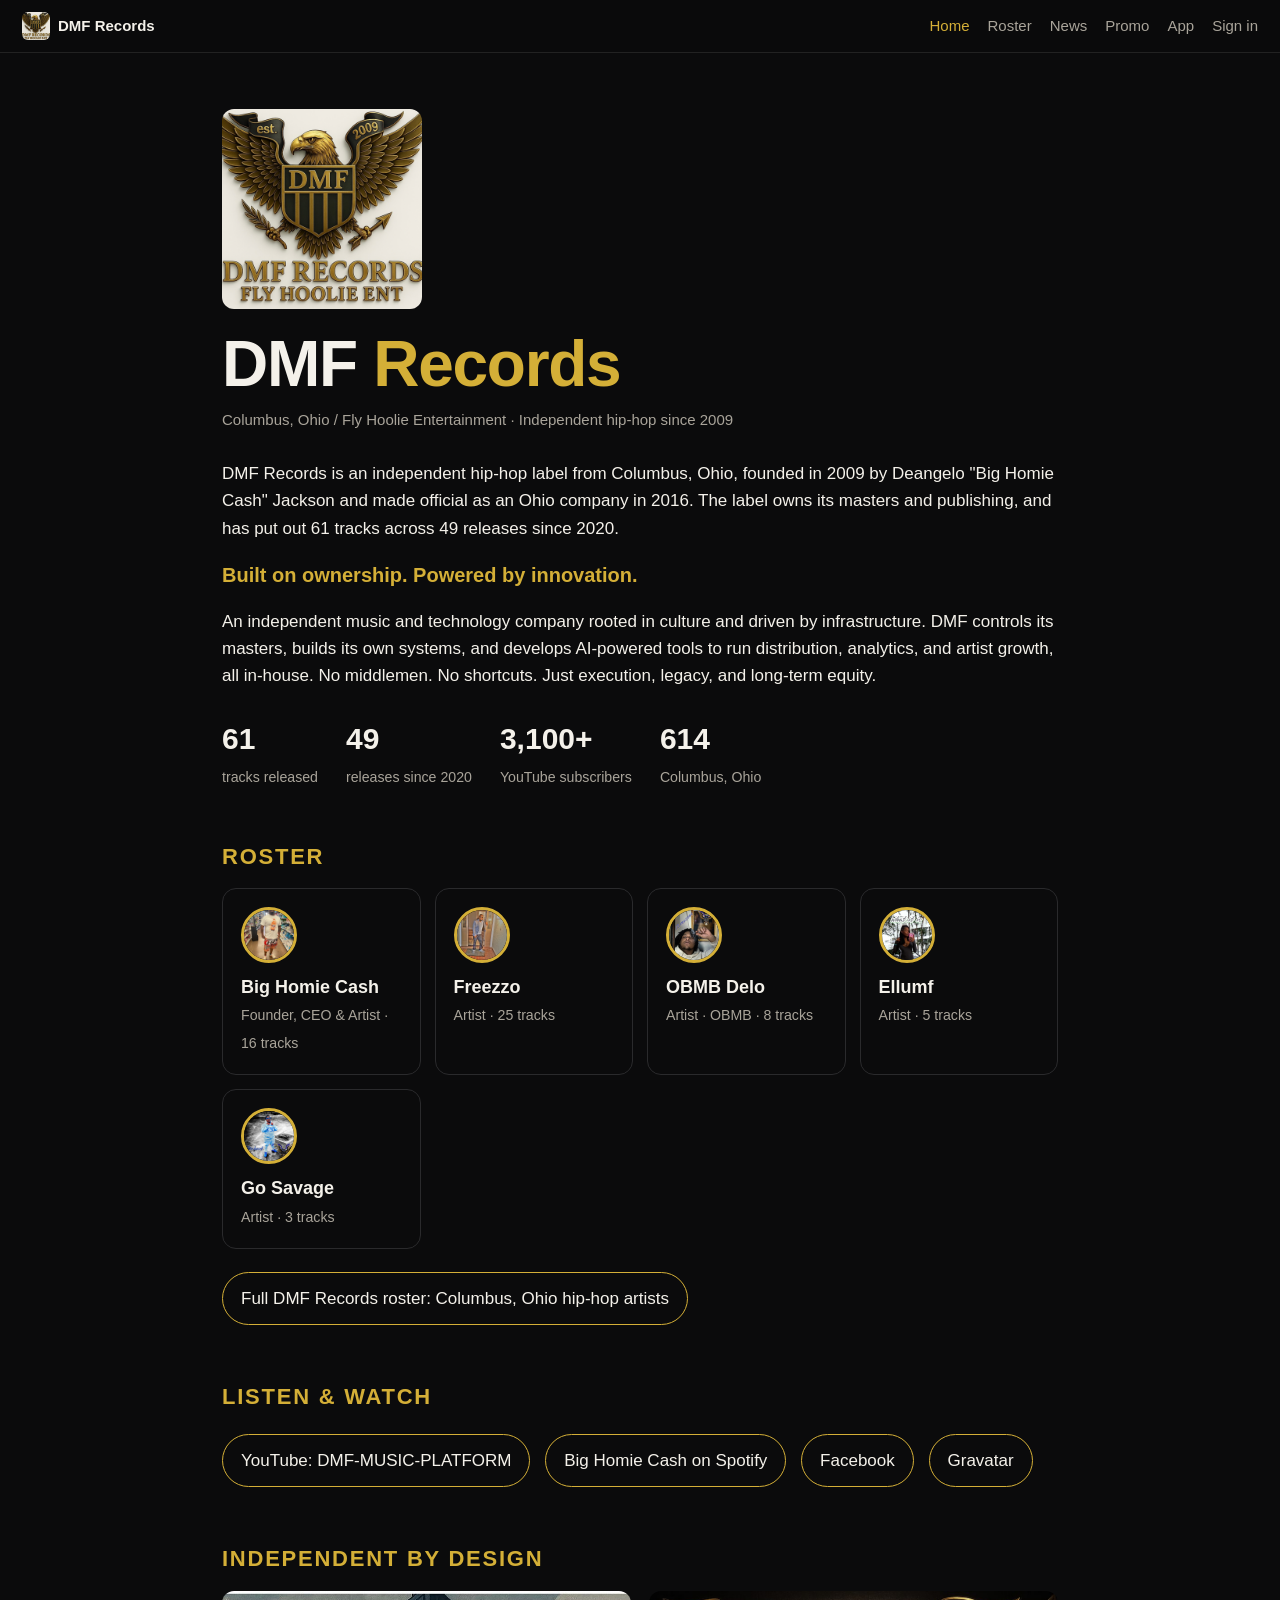
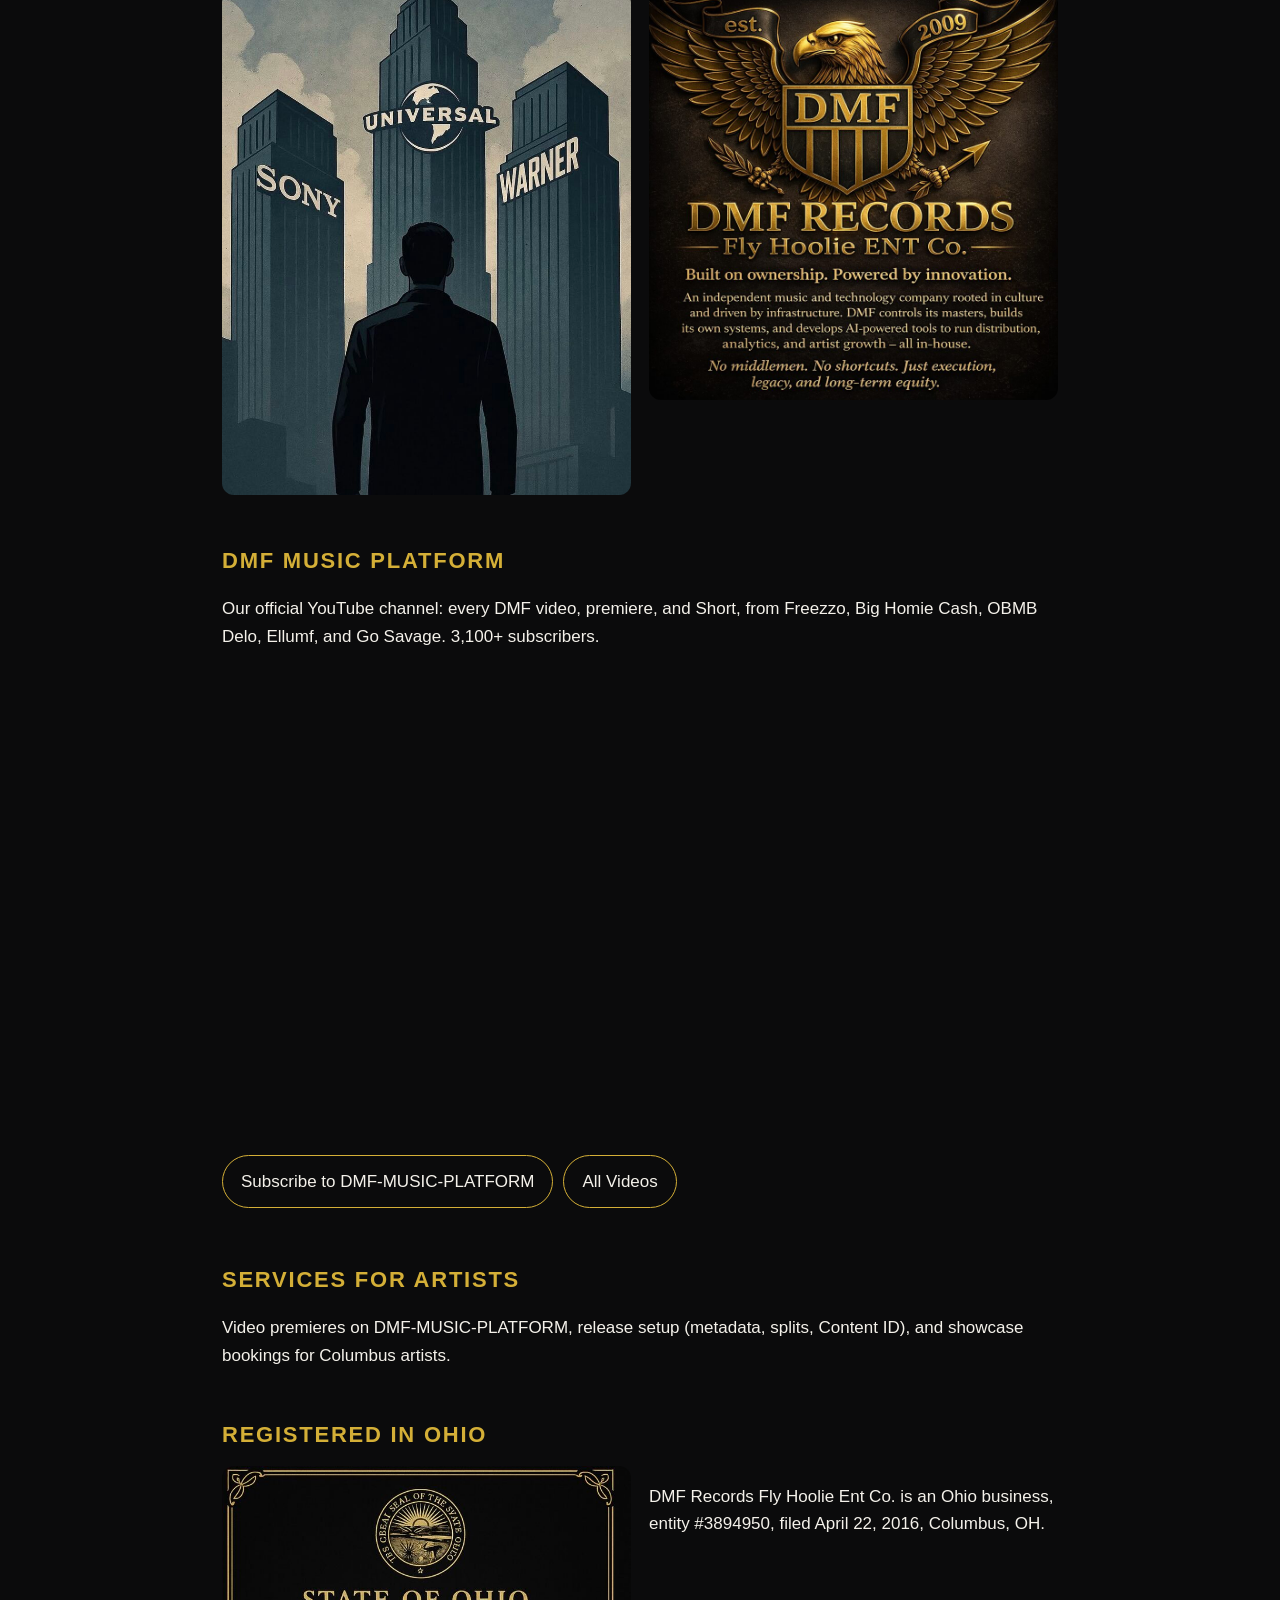
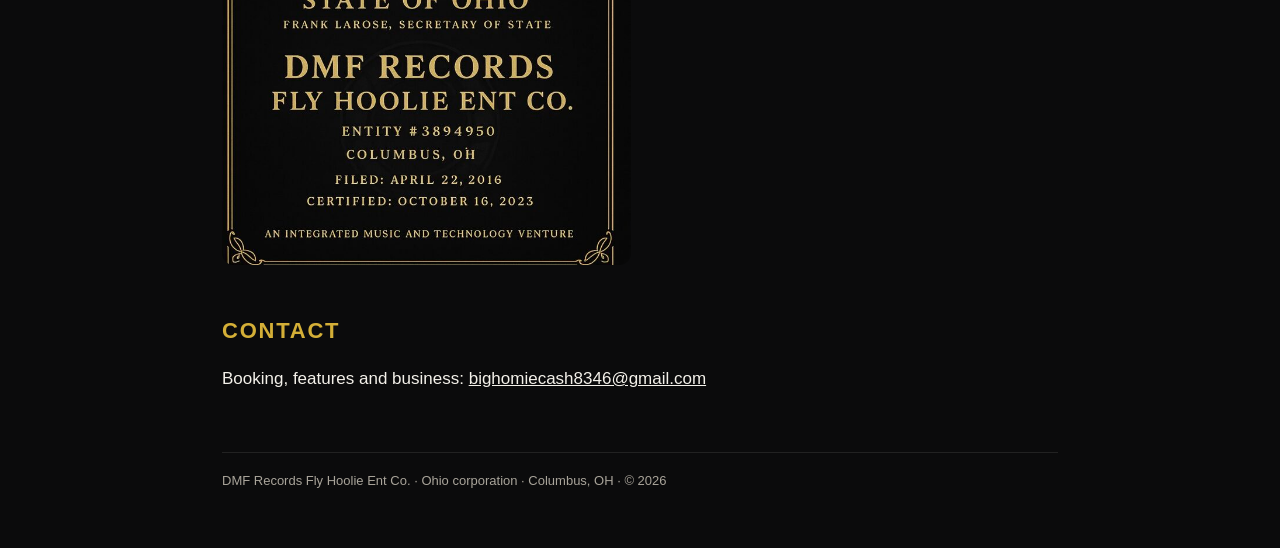
<file: index.html>
<!doctype html>
<html lang="en">
<head>
<meta charset="utf-8">
 <meta name="google-site-verification" content="LWOzxYj9ejgtgUx1zPcVilhUxyez83ltZYhbzUFkJPU" />
<meta name="viewport" content="width=device-width, initial-scale=1">
<title>DMF Records | Columbus, Ohio Hip-Hop Record Label</title>
<meta name="description" content="DMF Records is an independent hip-hop record label in Columbus, Ohio, founded in 2009 by Deangelo &quot;Big Homie Cash&quot; Jackson. Artists: Big Homie Cash, Freezzo, OBMB Delo, Ellumf and Go Savage.">
<link rel="canonical" href="https://dmfcorporation.biz/">
<meta name="robots" content="index,follow">
<meta property="og:site_name" content="DMF Records">
<meta property="og:title" content="DMF Records | Columbus, Ohio Hip-Hop Record Label">
<meta property="og:description" content="DMF Records is an independent hip-hop record label in Columbus, Ohio, founded in 2009 by Deangelo &quot;Big Homie Cash&quot; Jackson. Artists: Big Homie Cash, Freezzo, OBMB Delo, Ellumf and Go Savage.">
<meta property="og:url" content="https://dmfcorporation.biz/">
<meta property="og:type" content="website">
<meta property="og:image" content="https://dmfcorporation.biz/dmf-logo.png">
<meta property="og:locale" content="en_US">
<meta name="twitter:card" content="summary_large_image">
<meta name="twitter:title" content="DMF Records | Columbus, Ohio Hip-Hop Record Label">
<meta name="twitter:description" content="DMF Records is an independent hip-hop record label in Columbus, Ohio, founded in 2009 by Deangelo &quot;Big Homie Cash&quot; Jackson. Artists: Big Homie Cash, Freezzo, OBMB Delo, Ellumf and Go Savage.">
<meta name="twitter:image" content="https://dmfcorporation.biz/dmf-logo.png">
<!-- Google Search Console: paste the verification tag here, e.g. <meta name="google-site-verification" content="YOUR_TOKEN"> -->
<link rel="icon" href="icon.png">
<link rel="apple-touch-icon" href="icon.png">
<script type="application/ld+json">
{
 "@context": "https://schema.org",
 "@type": "Organization",
 "@id": "https://dmfcorporation.biz/#label",
 "name": "DMF Records",
 "alternateName": [
  "DMF Records Fly Hoolie Ent",
  "Fly Hoolie Entertainment",
  "DMF Records Columbus",
  "DMF Records Columbus Ohio"
 ],
 "legalName": "DMF Records Fly Hoolie Ent Co.",
 "description": "Independent hip-hop record label in Columbus, Ohio, founded in 2009 and incorporated in Ohio in 2016. Roster: Big Homie Cash, Freezzo, OBMB Delo, Ellumf and Go Savage.",
 "url": "https://dmfcorporation.biz/",
 "logo": "https://dmfcorporation.biz/dmf-logo.png",
 "image": "https://dmfcorporation.biz/dmf-logo.png",
 "foundingDate": "2009",
 "foundingLocation": {
  "@type": "Place",
  "name": "Columbus, Ohio"
 },
 "founder": {
  "@type": "Person",
  "name": "Deangelo Jackson",
  "alternateName": "Big Homie Cash",
  "jobTitle": "Founder and CEO"
 },
 "address": {
  "@type": "PostalAddress",
  "addressLocality": "Columbus",
  "addressRegion": "OH",
  "addressCountry": "US"
 },
 "location": {
  "@type": "Place",
  "name": "Columbus, Ohio",
  "address": {
   "@type": "PostalAddress",
   "addressLocality": "Columbus",
   "addressRegion": "OH",
   "addressCountry": "US"
  }
 },
 "areaServed": "Columbus, Ohio",
 "email": "bighomiecash8346@gmail.com",
 "identifier": {
  "@type": "PropertyValue",
  "propertyID": "Ohio Secretary of State entity number",
  "value": "3894950"
 },
 "subOrganization": {
  "@type": "Organization",
  "name": "OBMB",
  "alternateName": "Delo OBMB"
 },
 "sameAs": [
  "https://www.youtube.com/channel/UCL9MF8QjU3G-BuCpofyFmnw",
  "https://www.youtube.com/@DMF-MUSIC-PLATFORM",
  "https://www.facebook.com/Dmfrecords614/"
 ],
 "member": [
  {
   "@type": "MusicGroup",
   "@id": "https://dmfcorporation.biz/big-homie-cash.html#artist",
   "name": "Big Homie Cash",
   "url": "https://dmfcorporation.biz/big-homie-cash.html",
   "genre": [
    "Hip hop",
    "Rap"
   ],
   "foundingLocation": {
    "@type": "Place",
    "name": "Columbus, Ohio",
    "address": {
     "@type": "PostalAddress",
     "addressLocality": "Columbus",
     "addressRegion": "OH",
     "addressCountry": "US"
    }
   },
   "sameAs": [
    "https://open.spotify.com/artist/40z5aBKSs2Wtdori0baO1l",
    "https://audiomack.com/big-homie-cash",
    "https://www.youtube.com/channel/UC27WMAHFG6lUfOBlUTtmRiA",
    "https://music.apple.com/us/artist/big-homie-cash/1571506053"
   ],
   "recordLabel": {
    "@id": "https://dmfcorporation.biz/#label"
   }
  },
  {
   "@type": "MusicGroup",
   "@id": "https://dmfcorporation.biz/freezzo.html#artist",
   "name": "Freezzo",
   "url": "https://dmfcorporation.biz/freezzo.html",
   "genre": [
    "Hip hop",
    "Rap"
   ],
   "foundingLocation": {
    "@type": "Place",
    "name": "Columbus, Ohio",
    "address": {
     "@type": "PostalAddress",
     "addressLocality": "Columbus",
     "addressRegion": "OH",
     "addressCountry": "US"
    }
   },
   "sameAs": [
    "https://open.spotify.com/artist/4ksrusI7XnIdyuN6a3LtMj",
    "https://audiomack.com/freezzo",
    "https://www.youtube.com/channel/UCjnR5nT9APiTfrIyOS004mQ",
    "https://music.apple.com/us/artist/freezzo/1107736106"
   ],
   "recordLabel": {
    "@id": "https://dmfcorporation.biz/#label"
   }
  },
  {
   "@type": "MusicGroup",
   "@id": "https://dmfcorporation.biz/obmb-delo.html#artist",
   "name": "OBMB Delo",
   "url": "https://dmfcorporation.biz/obmb-delo.html",
   "genre": [
    "Hip hop",
    "Rap"
   ],
   "foundingLocation": {
    "@type": "Place",
    "name": "Columbus, Ohio",
    "address": {
     "@type": "PostalAddress",
     "addressLocality": "Columbus",
     "addressRegion": "OH",
     "addressCountry": "US"
    }
   },
   "sameAs": [
    "https://open.spotify.com/artist/6yjdymBNWSyr39uuuweOfT",
    "https://audiomack.com/obmb-delo",
    "https://www.youtube.com/channel/UCvdN7HNs75SSCgJf9J40myA",
    "https://music.apple.com/us/artist/obmb-delo/1641155757"
   ],
   "recordLabel": {
    "@id": "https://dmfcorporation.biz/#label"
   }
  },
  {
   "@type": "MusicGroup",
   "@id": "https://dmfcorporation.biz/ellumf.html#artist",
   "name": "Ellumf",
   "url": "https://dmfcorporation.biz/ellumf.html",
   "genre": [
    "Hip hop",
    "Rap"
   ],
   "foundingLocation": {
    "@type": "Place",
    "name": "Columbus, Ohio",
    "address": {
     "@type": "PostalAddress",
     "addressLocality": "Columbus",
     "addressRegion": "OH",
     "addressCountry": "US"
    }
   },
   "sameAs": [
    "https://open.spotify.com/artist/1qRYWwte7XrBOLzKZfx5ne",
    "https://audiomack.com/ellumf",
    "https://www.youtube.com/channel/UCUpu0pnyb0zi7YNcmaHJXIA",
    "https://music.apple.com/us/artist/ellumf/1721436610"
   ],
   "recordLabel": {
    "@id": "https://dmfcorporation.biz/#label"
   }
  },
  {
   "@type": "MusicGroup",
   "@id": "https://dmfcorporation.biz/go-savage.html#artist",
   "name": "Go Savage",
   "url": "https://dmfcorporation.biz/go-savage.html",
   "genre": [
    "Hip hop",
    "Rap"
   ],
   "foundingLocation": {
    "@type": "Place",
    "name": "Columbus, Ohio",
    "address": {
     "@type": "PostalAddress",
     "addressLocality": "Columbus",
     "addressRegion": "OH",
     "addressCountry": "US"
    }
   },
   "sameAs": [
    "https://open.spotify.com/artist/5qGClg4MZsh2r5ZD88rtEZ",
    "https://audiomack.com/go-savage-1",
    "https://www.youtube.com/channel/UCxRH2OcmXNmk_6I2CKsD9vw"
   ],
   "recordLabel": {
    "@id": "https://dmfcorporation.biz/#label"
   }
  }
 ]
}
</script>
<script type="application/ld+json">
{
 "@context": "https://schema.org",
 "@type": "WebSite",
 "@id": "https://dmfcorporation.biz/#website",
 "name": "DMF Records",
 "alternateName": "DMF Records Columbus Ohio",
 "url": "https://dmfcorporation.biz/",
 "publisher": {
  "@id": "https://dmfcorporation.biz/#label"
 }
}
</script>
<link rel="stylesheet" href="styles.css">
<script src="/js/dmf-nav.js" defer></script></head>
<body>
<nav class="dmf-nav" aria-label="DMF Records"><a href="/" class="brand"><img src="/icon.png" alt="">DMF Records</a><span><a href="/">Home</a><a href="/roster.html">Roster</a><a href="/news.html">News</a><a href="/promo.html">Promo</a><a href="/app/" data-dmf="app">App</a><a href="/app/" data-dmf="auth">Sign in</a></span></nav><div class="wrap">
<img class="logo" src="dmf-logo.png" alt="DMF Records eagle logo">
<h1>DMF <span>Records</span></h1>
<div class="tag">Columbus, Ohio / Fly Hoolie Entertainment &middot; Independent hip-hop since 2009</div>
<p>DMF Records is an independent hip-hop label from Columbus, Ohio, founded in 2009 by Deangelo "Big Homie Cash" Jackson and made official as an Ohio company in 2016. The label owns its masters and publishing, and has put out 61 tracks across 49 releases since 2020.</p>
<p class="motto">Built on ownership. Powered by innovation.</p>
<p>An independent music and technology company rooted in culture and driven by infrastructure. DMF controls its masters, builds its own systems, and develops AI-powered tools to run distribution, analytics, and artist growth, all in-house. No middlemen. No shortcuts. Just execution, legacy, and long-term equity.</p>
<div class="stats"><div><b>61</b><small>tracks released</small></div><div><b>49</b><small>releases since 2020</small></div><div><b>3,100+</b><small>YouTube subscribers</small></div><div><b>614</b><small>Columbus, Ohio</small></div></div>
<h2 id="roster">Roster</h2>
<div class="cards"><a class="card" href="big-homie-cash.html"><img class="avatar sm" src="images/big-homie-cash-1.jpg" alt="Big Homie Cash"><b>Big Homie Cash</b><small>Founder, CEO &amp; Artist &middot; 16 tracks</small></a><a class="card" href="freezzo.html"><img class="avatar sm" src="images/freezzo-1.jpg" alt="Freezzo"><b>Freezzo</b><small>Artist &middot; 25 tracks</small></a><a class="card" href="obmb-delo.html"><img class="avatar sm" src="images/obmb-delo-1.jpg" alt="OBMB Delo"><b>OBMB Delo</b><small>Artist · OBMB &middot; 8 tracks</small></a><a class="card" href="ellumf.html"><img class="avatar sm" src="images/ellumf-1.jpg" alt="Ellumf"><b>Ellumf</b><small>Artist &middot; 5 tracks</small></a><a class="card" href="go-savage.html"><img class="avatar sm" src="images/go-savage-1.jpg" alt="Go Savage"><b>Go Savage</b><small>Artist &middot; 3 tracks</small></a></div>
<p><a class="btn" href="roster.html">Full DMF Records roster: Columbus, Ohio hip-hop artists</a></p>
<h2>Listen &amp; Watch</h2>
<a class="btn" href="https://www.youtube.com/channel/UCL9MF8QjU3G-BuCpofyFmnw">YouTube: DMF-MUSIC-PLATFORM</a>
<a class="btn" href="https://open.spotify.com/artist/40z5aBKSs2Wtdori0baO1l">Big Homie Cash on Spotify</a>
<a class="btn" href="https://www.facebook.com/Dmfrecords614/">Facebook</a>
<a class="btn" href="https://gravatar.com/bighomiecash8346">Gravatar</a>
<h2>Independent by Design</h2>
<div class="two"><img src="independent.jpg" alt="Standing independent beside the major labels" loading="lazy"><img src="dmf-logo-story.jpg" alt="DMF Records Fly Hoolie ENT Co." loading="lazy"></div>
<h2 id="watch">DMF Music Platform</h2><p>Our official YouTube channel: every DMF video, premiere, and Short, from Freezzo, Big Homie Cash, OBMB Delo, Ellumf, and Go Savage. 3,100+ subscribers.</p><div style="position:relative;padding-top:56.25%;margin:12px 0"><iframe src="https://www.youtube-nocookie.com/embed/ZYpmiMN0Dv8" title="Freezzo - 2.0 | DMF Records" style="position:absolute;inset:0;width:100%;height:100%;border:0;border-radius:12px" allow="accelerometer; encrypted-media; gyroscope; picture-in-picture" allowfullscreen loading="lazy"></iframe></div><a class="btn" href="https://www.youtube.com/channel/UCL9MF8QjU3G-BuCpofyFmnw?sub_confirmation=1">Subscribe to DMF-MUSIC-PLATFORM</a><a class="btn" href="https://www.youtube.com/channel/UCL9MF8QjU3G-BuCpofyFmnw/videos">All Videos</a>
<h2 id="services">Services for Artists</h2>
<p>Video premieres on DMF-MUSIC-PLATFORM, release setup (metadata, splits, Content ID), and showcase bookings for Columbus artists.</p>
<h2>Registered in Ohio</h2>
<div class="two"><img src="ohio-registration.jpg" alt="DMF Records Fly Hoolie Ent Co., Ohio entity 3894950" loading="lazy"><p>DMF Records Fly Hoolie Ent Co. is an Ohio business, entity #3894950, filed April 22, 2016, Columbus, OH.</p></div>
<h2 id="contact">Contact</h2>
<p>Booking, features and business: <a href="mailto:bighomiecash8346@gmail.com">bighomiecash8346@gmail.com</a></p>
<footer>DMF Records Fly Hoolie Ent Co. &middot; Ohio corporation &middot; Columbus, OH &middot; &copy; 2026</footer>
</div></body></html>
</file>
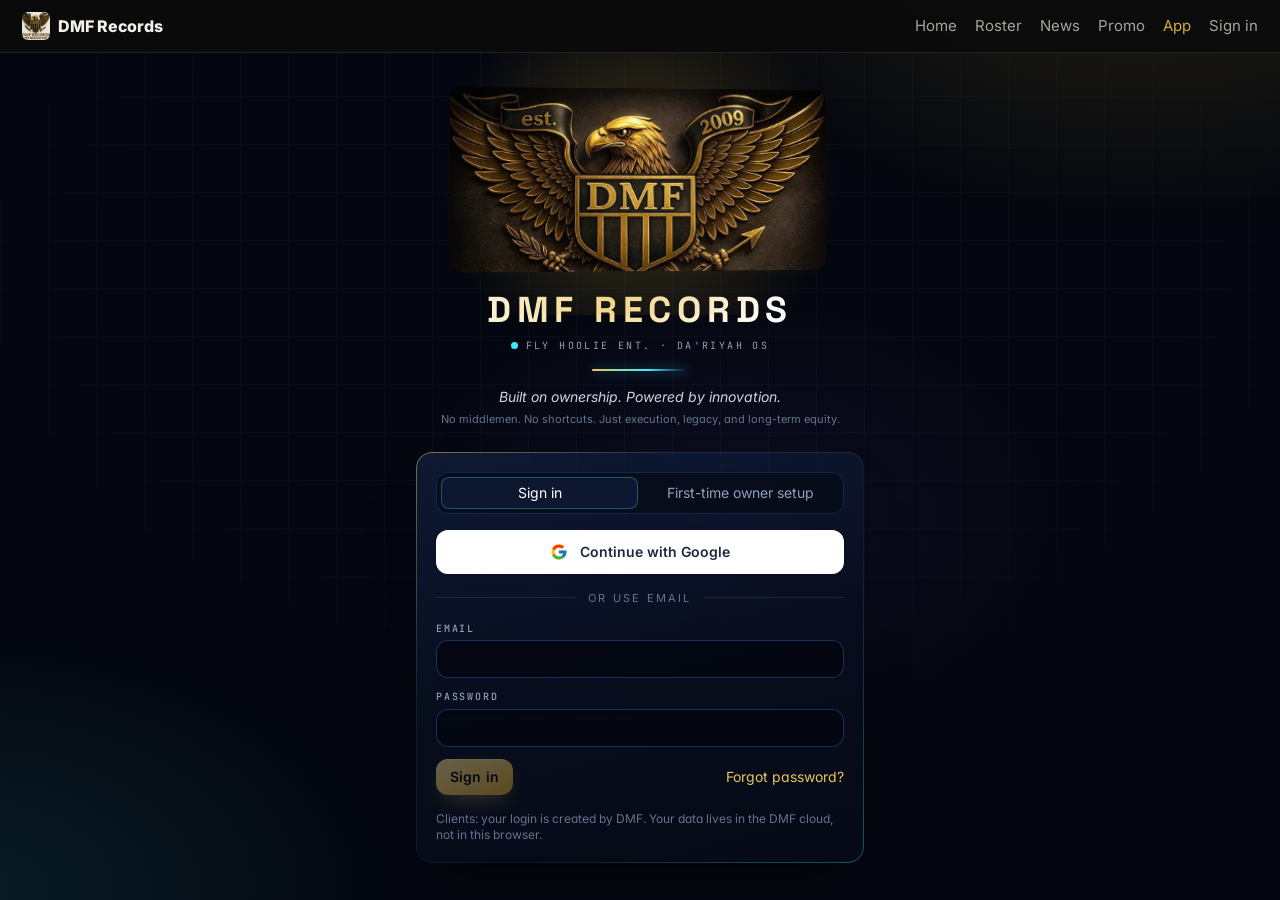
<file: app/index.html>
<!doctype html>
<html lang="en">
  <head>
    <meta charset="UTF-8" />
    <meta name="viewport" content="width=device-width, initial-scale=1.0, viewport-fit=cover" />
    <title>DMF Records · Da'Riyah</title>
    <meta name="description" content="DMF Ecosystem — Da'Riyah OS. Built on ownership. Powered by innovation." />
    <meta name="theme-color" content="#060b18" />
    <meta name="robots" content="noindex" />
    <link rel="icon" type="image/png" href="./favicon.png" />
    <link rel="apple-touch-icon" href="./apple-touch-icon.png" />
    <link rel="manifest" href="./manifest.webmanifest" />
    <meta name="apple-mobile-web-app-capable" content="yes" />
    <meta name="apple-mobile-web-app-title" content="DMF" />
    <link rel="preconnect" href="https://fonts.googleapis.com" />
    <link rel="preconnect" href="https://fonts.gstatic.com" crossorigin />
    <link rel="stylesheet" href="https://fonts.googleapis.com/css2?family=Inter:wght@400;500;600;700&family=JetBrains+Mono:wght@500;600&family=Space+Grotesk:wght@500;600;700&display=swap" />
    <script type="module" crossorigin src="./assets/index-C1Z2CUq6.js"></script>
    <link rel="stylesheet" crossorigin href="./assets/index-WBrJiXkQ.css">
  </head>
  <body>
    <div id="root"></div>
  </body>
</html>
</file>
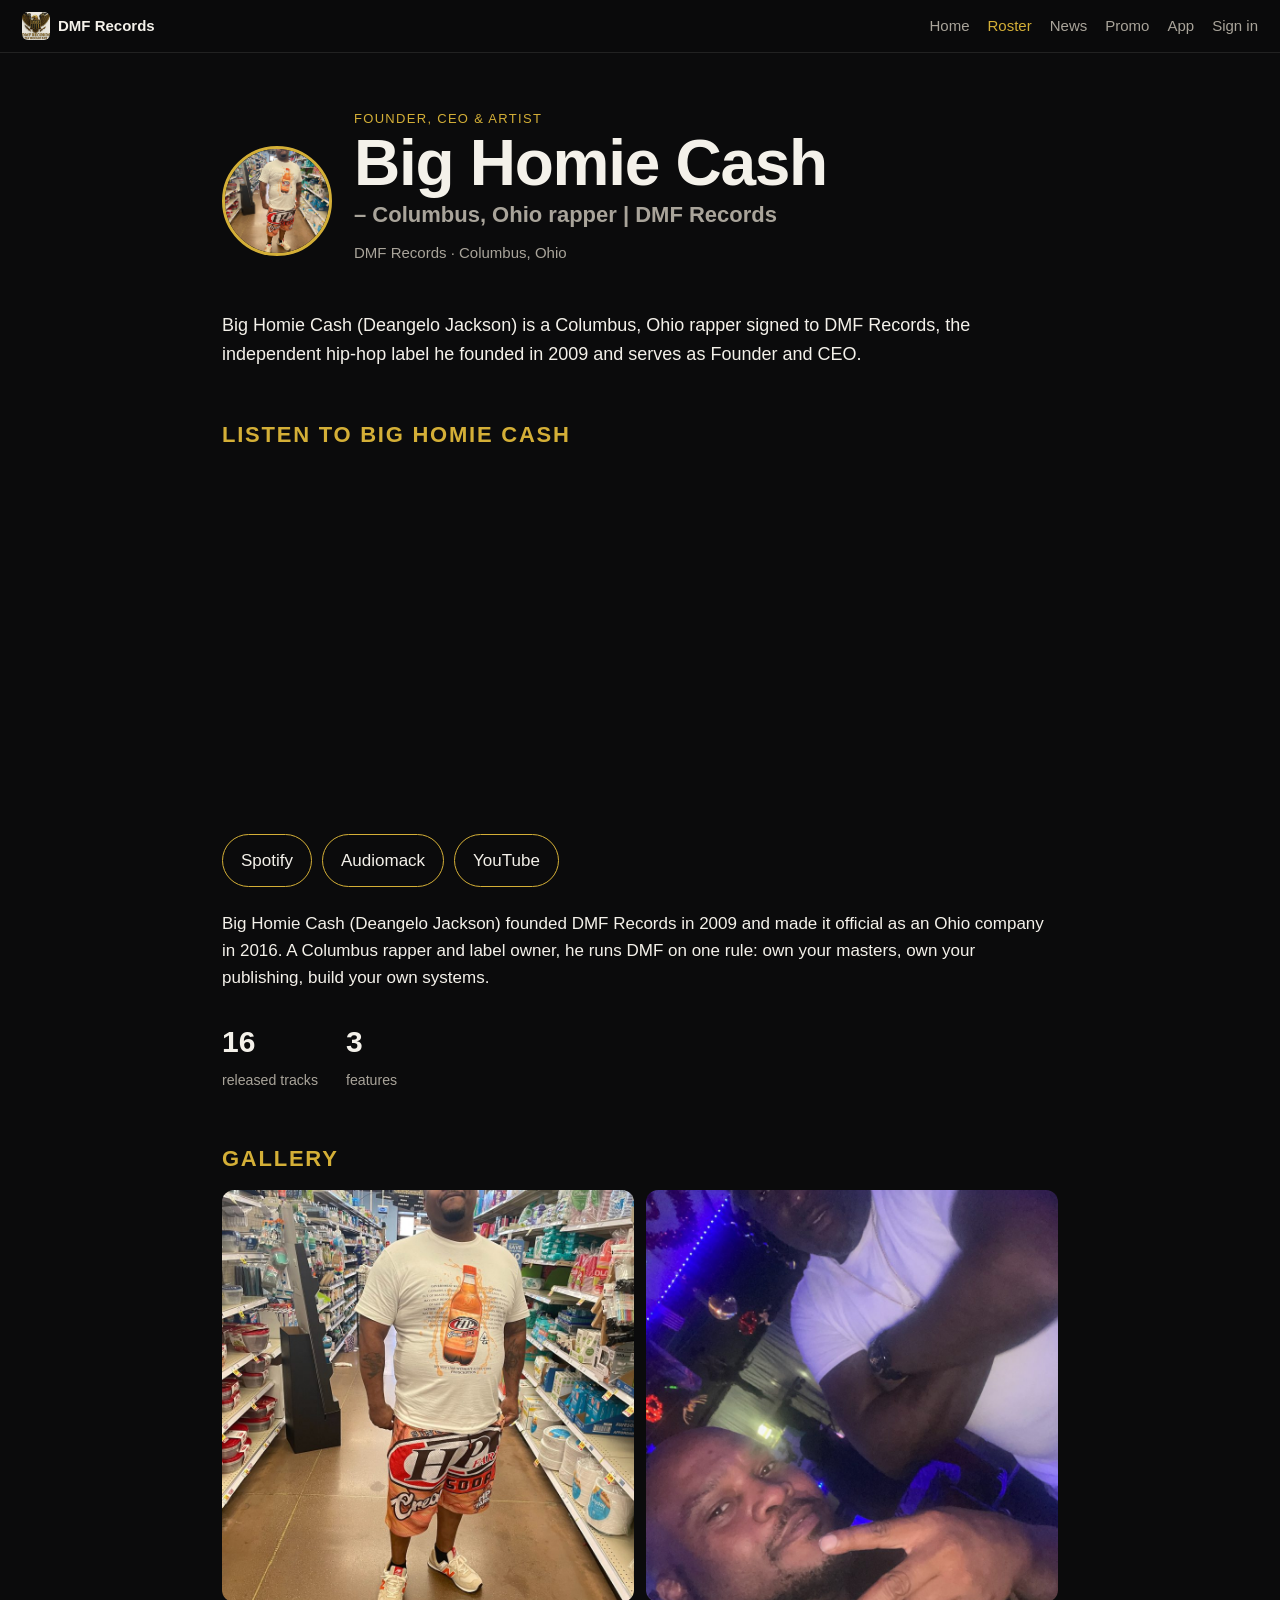
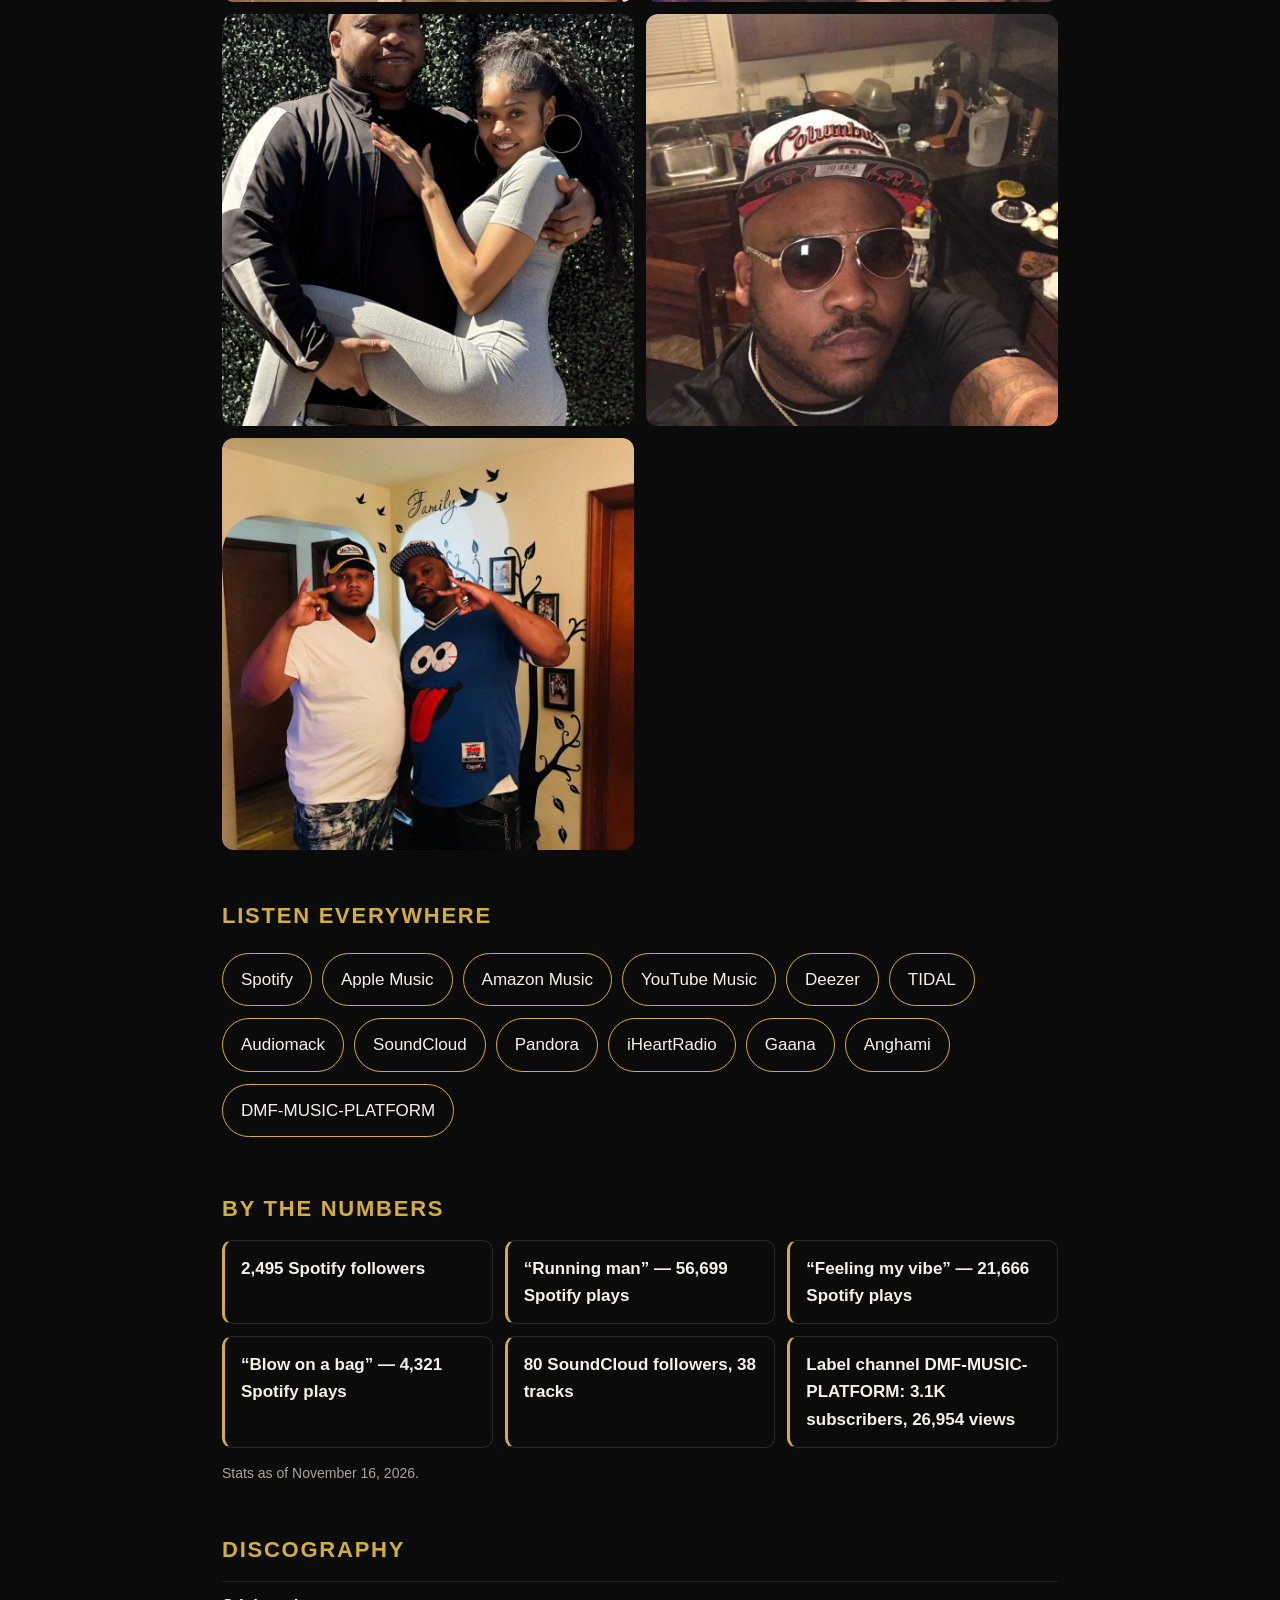
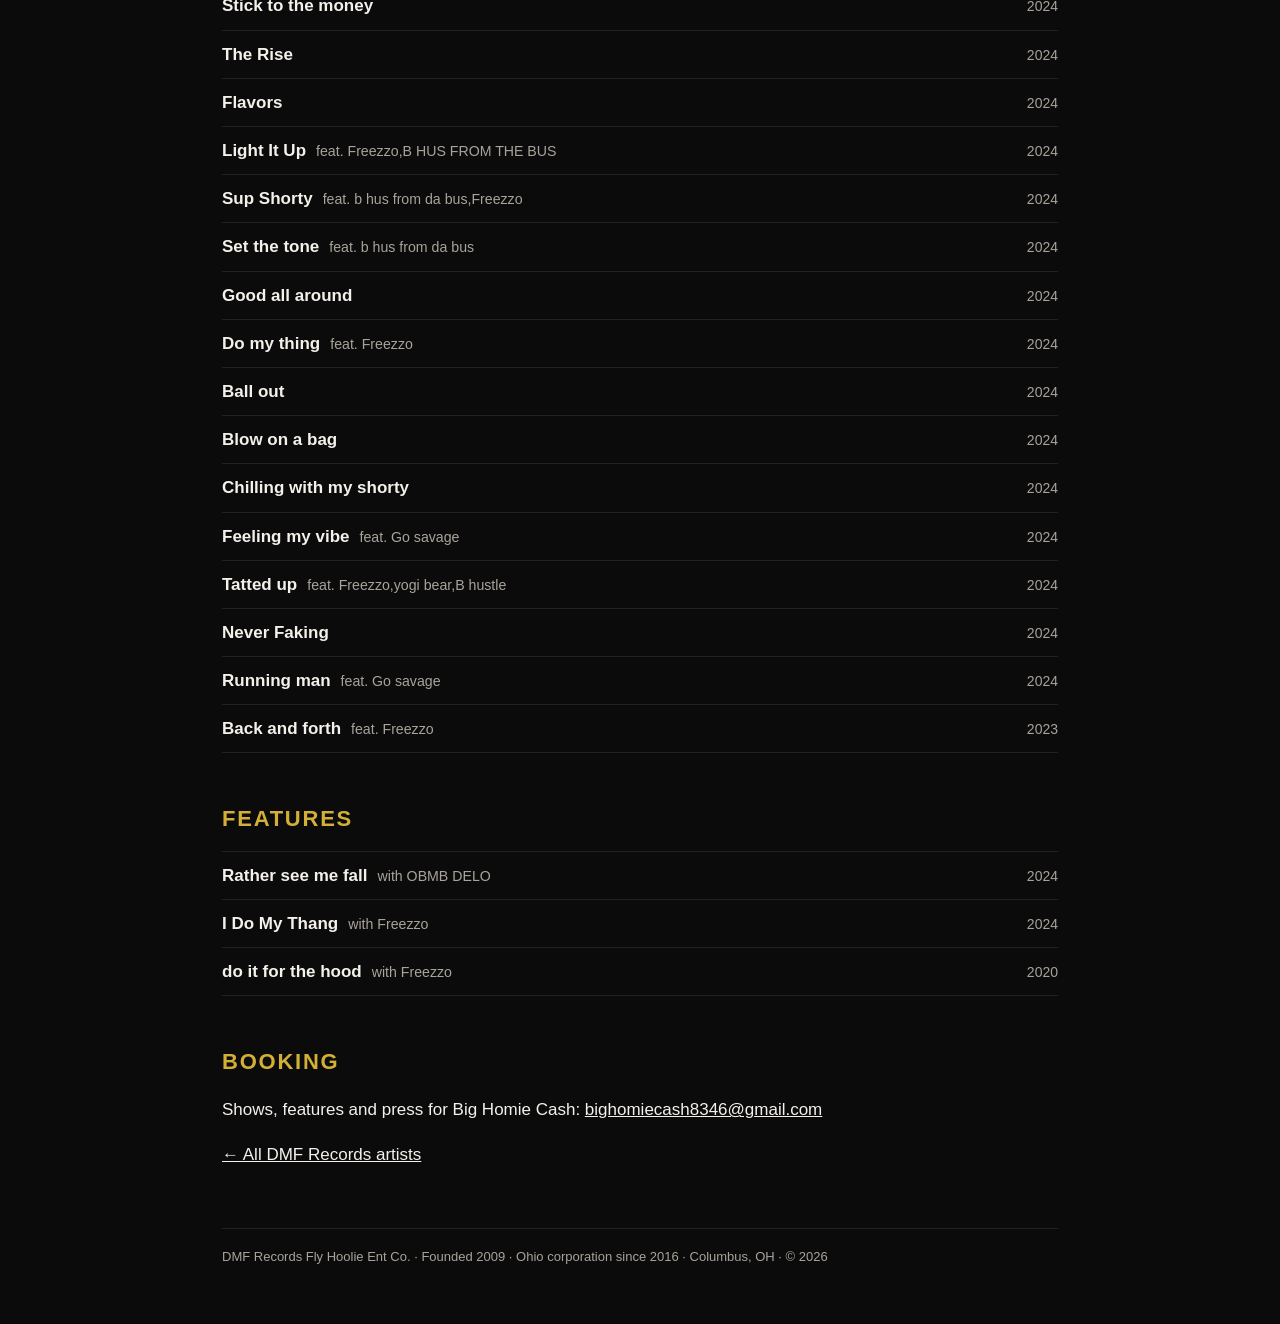
<file: big-homie-cash.html>
<!doctype html><html lang="en"><head><meta charset="utf-8"><meta name="viewport" content="width=device-width, initial-scale=1">
<title>Big Homie Cash – Columbus, Ohio Rapper | DMF Records</title>
<meta name="description" content="Big Homie Cash (Deangelo Jackson) is a Columbus, Ohio rapper signed to DMF Records, the independent hip-hop label he founded in 2009 and serves as Founder and CEO. Stream Big Homie Cash on Spotify, Audiomack and YouTube.">
<link rel="canonical" href="https://dmfcorporation.biz/big-homie-cash.html">
<meta name="robots" content="index,follow">
<meta property="og:site_name" content="DMF Records">
<meta property="og:title" content="Big Homie Cash – Columbus, Ohio Rapper | DMF Records">
<meta property="og:description" content="Big Homie Cash (Deangelo Jackson) is a Columbus, Ohio rapper signed to DMF Records, the independent hip-hop label he founded in 2009 and serves as Founder and CEO. Stream Big Homie Cash on Spotify, Audiomack and YouTube.">
<meta property="og:url" content="https://dmfcorporation.biz/big-homie-cash.html">
<meta property="og:type" content="profile">
<meta property="og:image" content="https://dmfcorporation.biz/images/big-homie-cash-1.jpg">
<meta property="og:locale" content="en_US">
<meta name="twitter:card" content="summary_large_image">
<meta name="twitter:title" content="Big Homie Cash – Columbus, Ohio Rapper | DMF Records">
<meta name="twitter:description" content="Big Homie Cash (Deangelo Jackson) is a Columbus, Ohio rapper signed to DMF Records, the independent hip-hop label he founded in 2009 and serves as Founder and CEO. Stream Big Homie Cash on Spotify, Audiomack and YouTube.">
<meta name="twitter:image" content="https://dmfcorporation.biz/images/big-homie-cash-1.jpg">
<script type="application/ld+json">
{
 "@type": "MusicGroup",
 "@id": "https://dmfcorporation.biz/big-homie-cash.html#artist",
 "name": "Big Homie Cash",
 "url": "https://dmfcorporation.biz/big-homie-cash.html",
 "genre": [
  "Hip hop",
  "Rap"
 ],
 "foundingLocation": {
  "@type": "Place",
  "name": "Columbus, Ohio",
  "address": {
   "@type": "PostalAddress",
   "addressLocality": "Columbus",
   "addressRegion": "OH",
   "addressCountry": "US"
  }
 },
 "sameAs": [
  "https://open.spotify.com/artist/40z5aBKSs2Wtdori0baO1l",
  "https://audiomack.com/big-homie-cash",
  "https://www.youtube.com/channel/UC27WMAHFG6lUfOBlUTtmRiA",
  "https://music.apple.com/us/artist/big-homie-cash/1571506053"
 ],
 "@context": "https://schema.org",
 "description": "Big Homie Cash (Deangelo Jackson) is a Columbus, Ohio rapper signed to DMF Records, the independent hip-hop label he founded in 2009 and serves as Founder and CEO.",
 "image": "https://dmfcorporation.biz/images/big-homie-cash-1.jpg",
 "recordLabel": {
  "@type": "Organization",
  "@id": "https://dmfcorporation.biz/#label",
  "name": "DMF Records",
  "url": "https://dmfcorporation.biz/"
 }
}
</script>
<link rel="icon" href="icon.png"><link rel="apple-touch-icon" href="icon.png"><link rel="stylesheet" href="styles.css"><script src="/js/dmf-nav.js" defer></script></head><body>
<nav class="dmf-nav" aria-label="DMF Records"><a href="/" class="brand"><img src="/icon.png" alt="">DMF Records</a><span><a href="/">Home</a><a href="/roster.html">Roster</a><a href="/news.html">News</a><a href="/promo.html">Promo</a><a href="/app/" data-dmf="app">App</a><a href="/app/" data-dmf="auth">Sign in</a></span></nav><div class="wrap">
<div class="hero"><img class="avatar" src="images/big-homie-cash-1.jpg" alt="Big Homie Cash"><div><p class="role">Founder, CEO &amp; Artist</p><h1>Big Homie Cash <span class="h1sub">– Columbus, Ohio rapper | DMF Records</span></h1><p class="tag">DMF Records &middot; Columbus, Ohio</p></div></div>
<p class="bio">Big Homie Cash (Deangelo Jackson) is a Columbus, Ohio rapper signed to DMF Records, the independent hip-hop label he founded in 2009 and serves as Founder and CEO.</p>
<h2>Listen to Big Homie Cash</h2><iframe class="spotify" title="Big Homie Cash on Spotify" src="https://open.spotify.com/embed/artist/40z5aBKSs2Wtdori0baO1l?utm_source=generator" width="100%" height="352" frameborder="0" allow="autoplay; clipboard-write; encrypted-media; fullscreen; picture-in-picture" loading="lazy"></iframe><div class="dsp"><a class="btn" href="https://open.spotify.com/artist/40z5aBKSs2Wtdori0baO1l" target="_blank" rel="noopener">Spotify</a><a class="btn" href="https://audiomack.com/big-homie-cash" target="_blank" rel="noopener">Audiomack</a><a class="btn" href="https://www.youtube.com/channel/UC27WMAHFG6lUfOBlUTtmRiA" target="_blank" rel="noopener">YouTube</a></div>
<p>Big Homie Cash (Deangelo Jackson) founded DMF Records in 2009 and made it official as an Ohio company in 2016. A Columbus rapper and label owner, he runs DMF on one rule: own your masters, own your publishing, build your own systems.</p><div class="stats"><div><b>16</b><small>released tracks</small></div><div><b>3</b><small>features</small></div></div>
<h2>Gallery</h2><div class="gallery"><a href="images/big-homie-cash-1.jpg" target="_blank"><img src="images/big-homie-cash-1.jpg" alt="Big Homie Cash" loading="lazy"></a><a href="images/big-homie-cash-2.jpg" target="_blank"><img src="images/big-homie-cash-2.jpg" alt="Big Homie Cash" loading="lazy"></a><a href="images/big-homie-cash-3.jpg" target="_blank"><img src="images/big-homie-cash-3.jpg" alt="Big Homie Cash" loading="lazy"></a><a href="images/big-homie-cash-4.jpg" target="_blank"><img src="images/big-homie-cash-4.jpg" alt="Big Homie Cash" loading="lazy"></a><a href="images/big-homie-cash-5.jpg" target="_blank"><img src="images/big-homie-cash-5.jpg" alt="Big Homie Cash" loading="lazy"></a></div><h2>Listen Everywhere</h2><div class="dsp"><a class="btn" href="https://open.spotify.com/artist/40z5aBKSs2Wtdori0baO1l" target="_blank" rel="noopener">Spotify</a><a class="btn" href="https://music.apple.com/us/artist/big-homie-cash/1571506053" target="_blank" rel="noopener">Apple Music</a><a class="btn" href="https://music.amazon.com/artists/B086CY2TJQ/big-homie-cash" target="_blank" rel="noopener">Amazon Music</a><a class="btn" href="https://music.youtube.com/channel/UC27WMAHFG6lUfOBlUTtmRiA" target="_blank" rel="noopener">YouTube Music</a><a class="btn" href="https://www.deezer.com/artist/76121002" target="_blank" rel="noopener">Deezer</a><a class="btn" href="https://tidal.com/artist/17083072" target="_blank" rel="noopener">TIDAL</a><a class="btn" href="https://audiomack.com/big-homie-cash" target="_blank" rel="noopener">Audiomack</a><a class="btn" href="https://soundcloud.com/deangelo-jackson-716779124" target="_blank" rel="noopener">SoundCloud</a><a class="btn" href="https://www.pandora.com/artist/big-homie-cash/AR6p9KtPvmhgx72" target="_blank" rel="noopener">Pandora</a><a class="btn" href="https://www.iheart.com/artist/big-homie-cash-34231906/" target="_blank" rel="noopener">iHeartRadio</a><a class="btn" href="https://gaana.com/artist/big-homie-cash" target="_blank" rel="noopener">Gaana</a><a class="btn" href="https://play.anghami.com/artist/6555783" target="_blank" rel="noopener">Anghami</a><a class="btn" href="https://www.youtube.com/@DMF-MUSIC-PLATFORM" target="_blank" rel="noopener">DMF-MUSIC-PLATFORM</a></div><h2>By the Numbers</h2><div class="nums"><div>2,495 Spotify followers</div><div>“Running man” — 56,699 Spotify plays</div><div>“Feeling my vibe” — 21,666 Spotify plays</div><div>“Blow on a bag” — 4,321 Spotify plays</div><div>80 SoundCloud followers, 38 tracks</div><div>Label channel DMF-MUSIC-PLATFORM: 3.1K subscribers, 26,954 views</div></div><p class="asof">Stats as of November 16, 2026.</p><h2>Discography</h2><ul class="disc"><li><span>Stick to the money</span><em>2024</em></li><li><span>The Rise</span><em>2024</em></li><li><span>Flavors</span><em>2024</em></li><li><span>Light It Up</span> <small>feat. Freezzo,B HUS FROM THE BUS</small><em>2024</em></li><li><span>Sup Shorty</span> <small>feat. b hus from da bus,Freezzo</small><em>2024</em></li><li><span>Set the tone</span> <small>feat. b hus from da bus</small><em>2024</em></li><li><span>Good all around</span><em>2024</em></li><li><span>Do my thing</span> <small>feat. Freezzo</small><em>2024</em></li><li><span>Ball out</span><em>2024</em></li><li><span>Blow on a bag</span><em>2024</em></li><li><span>Chilling with my shorty</span><em>2024</em></li><li><span>Feeling my vibe</span> <small>feat. Go savage</small><em>2024</em></li><li><span>Tatted up</span> <small>feat. Freezzo,yogi bear,B hustle</small><em>2024</em></li><li><span>Never Faking</span><em>2024</em></li><li><span>Running man</span> <small>feat. Go savage</small><em>2024</em></li><li><span>Back and forth</span> <small>feat. Freezzo</small><em>2023</em></li></ul><h2>Features</h2><ul class="disc"><li><span>Rather see me fall</span> <small>with OBMB DELO</small><em>2024</em></li><li><span>I Do My Thang</span> <small>with Freezzo</small><em>2024</em></li><li><span>do it for the hood</span> <small>with Freezzo</small><em>2020</em></li></ul>
<h2>Booking</h2><p>Shows, features and press for Big Homie Cash: <a href="mailto:bighomiecash8346@gmail.com?subject=Booking%3A%20Big%20Homie%20Cash">bighomiecash8346@gmail.com</a></p>
<p><a href="roster.html">&larr; All DMF Records artists</a></p><footer>DMF Records Fly Hoolie Ent Co. &middot; Founded 2009 &middot; Ohio corporation since 2016 &middot; Columbus, OH &middot; &copy; 2026</footer></div></body></html>
</file>
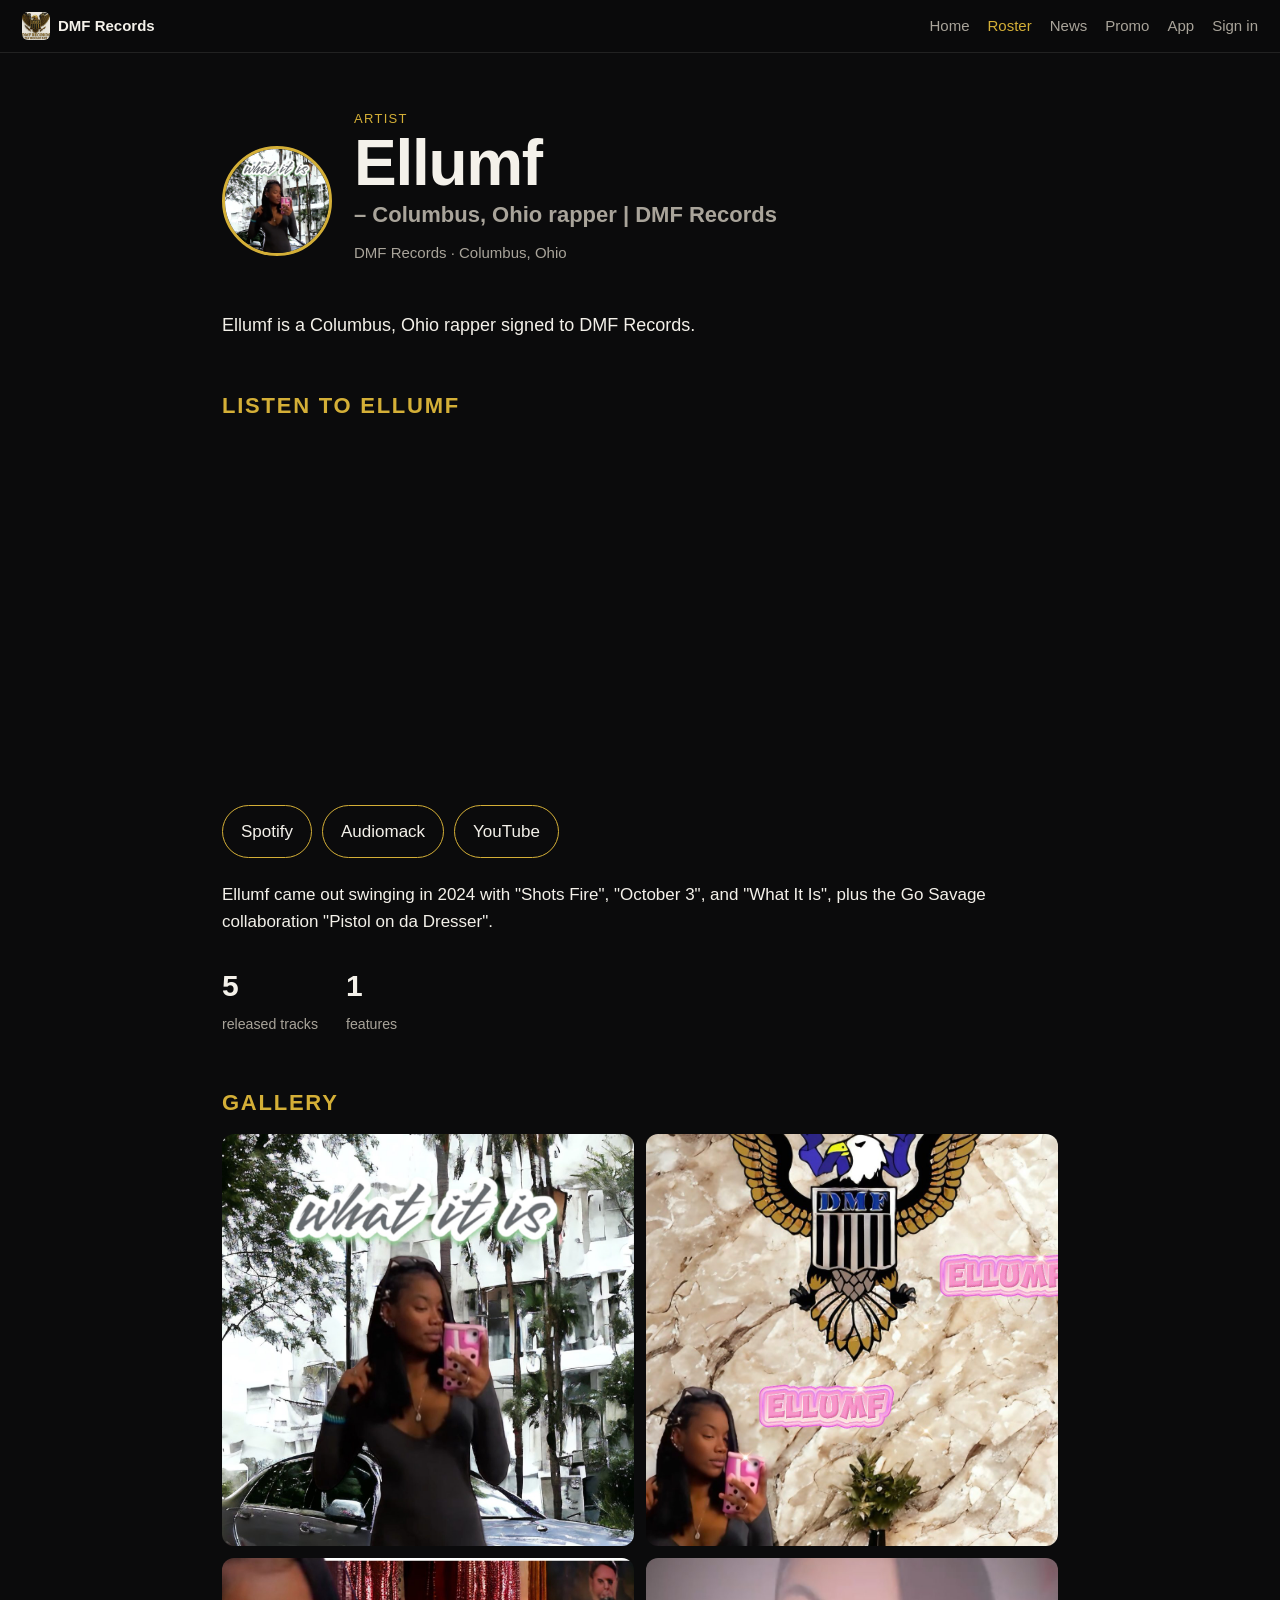
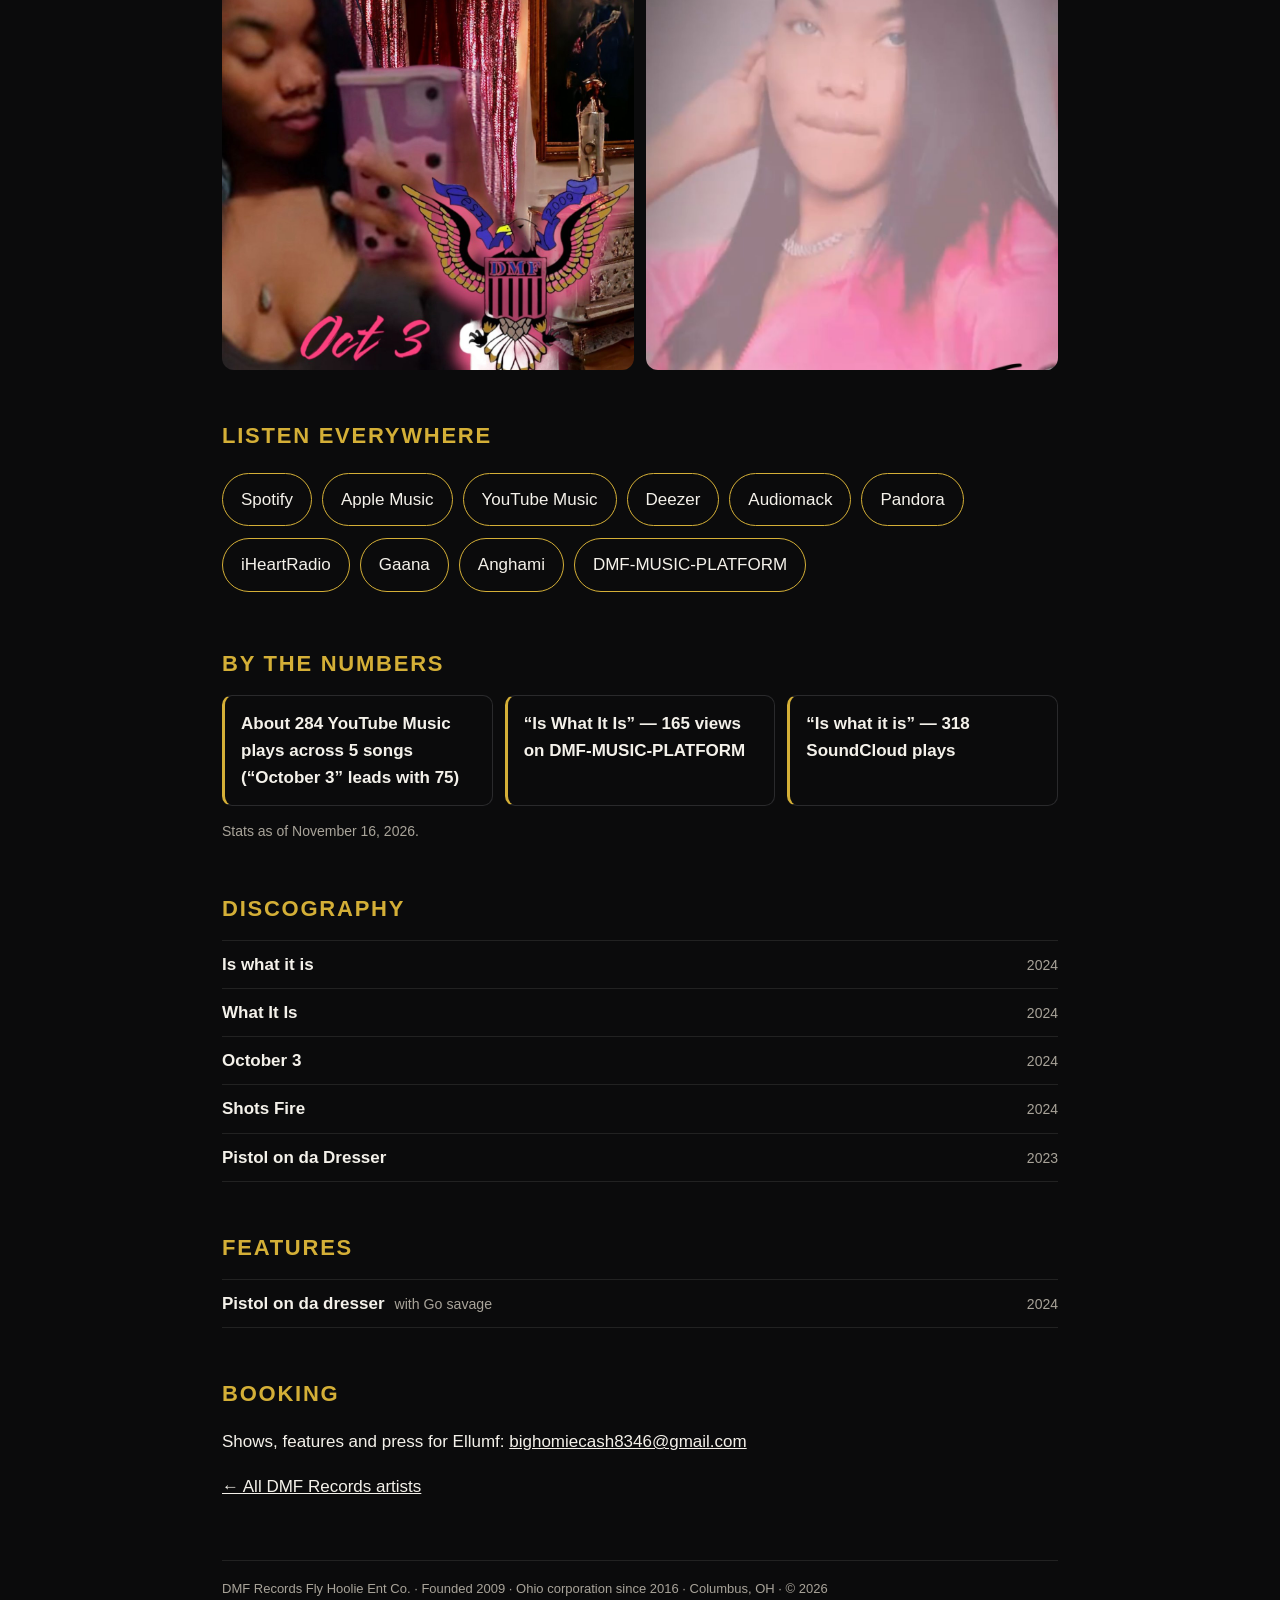
<file: ellumf.html>
<!doctype html><html lang="en"><head><meta charset="utf-8"><meta name="viewport" content="width=device-width, initial-scale=1">
<title>Ellumf – Columbus, Ohio Rapper | DMF Records</title>
<meta name="description" content="Ellumf is a Columbus, Ohio rapper signed to DMF Records. Stream Ellumf on Spotify, Audiomack and YouTube.">
<link rel="canonical" href="https://dmfcorporation.biz/ellumf.html">
<meta name="robots" content="index,follow">
<meta property="og:site_name" content="DMF Records">
<meta property="og:title" content="Ellumf – Columbus, Ohio Rapper | DMF Records">
<meta property="og:description" content="Ellumf is a Columbus, Ohio rapper signed to DMF Records. Stream Ellumf on Spotify, Audiomack and YouTube.">
<meta property="og:url" content="https://dmfcorporation.biz/ellumf.html">
<meta property="og:type" content="profile">
<meta property="og:image" content="https://dmfcorporation.biz/images/ellumf-1.jpg">
<meta property="og:locale" content="en_US">
<meta name="twitter:card" content="summary_large_image">
<meta name="twitter:title" content="Ellumf – Columbus, Ohio Rapper | DMF Records">
<meta name="twitter:description" content="Ellumf is a Columbus, Ohio rapper signed to DMF Records. Stream Ellumf on Spotify, Audiomack and YouTube.">
<meta name="twitter:image" content="https://dmfcorporation.biz/images/ellumf-1.jpg">
<script type="application/ld+json">
{
 "@type": "MusicGroup",
 "@id": "https://dmfcorporation.biz/ellumf.html#artist",
 "name": "Ellumf",
 "url": "https://dmfcorporation.biz/ellumf.html",
 "genre": [
  "Hip hop",
  "Rap"
 ],
 "foundingLocation": {
  "@type": "Place",
  "name": "Columbus, Ohio",
  "address": {
   "@type": "PostalAddress",
   "addressLocality": "Columbus",
   "addressRegion": "OH",
   "addressCountry": "US"
  }
 },
 "sameAs": [
  "https://open.spotify.com/artist/1qRYWwte7XrBOLzKZfx5ne",
  "https://audiomack.com/ellumf",
  "https://www.youtube.com/channel/UCUpu0pnyb0zi7YNcmaHJXIA",
  "https://music.apple.com/us/artist/ellumf/1721436610"
 ],
 "@context": "https://schema.org",
 "description": "Ellumf is a Columbus, Ohio rapper signed to DMF Records.",
 "image": "https://dmfcorporation.biz/images/ellumf-1.jpg",
 "recordLabel": {
  "@type": "Organization",
  "@id": "https://dmfcorporation.biz/#label",
  "name": "DMF Records",
  "url": "https://dmfcorporation.biz/"
 }
}
</script>
<link rel="icon" href="icon.png"><link rel="apple-touch-icon" href="icon.png"><link rel="stylesheet" href="styles.css"><script src="/js/dmf-nav.js" defer></script></head><body>
<nav class="dmf-nav" aria-label="DMF Records"><a href="/" class="brand"><img src="/icon.png" alt="">DMF Records</a><span><a href="/">Home</a><a href="/roster.html">Roster</a><a href="/news.html">News</a><a href="/promo.html">Promo</a><a href="/app/" data-dmf="app">App</a><a href="/app/" data-dmf="auth">Sign in</a></span></nav><div class="wrap">
<div class="hero"><img class="avatar" src="images/ellumf-1.jpg" alt="Ellumf"><div><p class="role">Artist</p><h1>Ellumf <span class="h1sub">– Columbus, Ohio rapper | DMF Records</span></h1><p class="tag">DMF Records &middot; Columbus, Ohio</p></div></div>
<p class="bio">Ellumf is a Columbus, Ohio rapper signed to DMF Records.</p>
<h2>Listen to Ellumf</h2><iframe class="spotify" title="Ellumf on Spotify" src="https://open.spotify.com/embed/artist/1qRYWwte7XrBOLzKZfx5ne?utm_source=generator" width="100%" height="352" frameborder="0" allow="autoplay; clipboard-write; encrypted-media; fullscreen; picture-in-picture" loading="lazy"></iframe><div class="dsp"><a class="btn" href="https://open.spotify.com/artist/1qRYWwte7XrBOLzKZfx5ne" target="_blank" rel="noopener">Spotify</a><a class="btn" href="https://audiomack.com/ellumf" target="_blank" rel="noopener">Audiomack</a><a class="btn" href="https://www.youtube.com/channel/UCUpu0pnyb0zi7YNcmaHJXIA" target="_blank" rel="noopener">YouTube</a></div>
<p>Ellumf came out swinging in 2024 with &quot;Shots Fire&quot;, &quot;October 3&quot;, and &quot;What It Is&quot;, plus the Go Savage collaboration &quot;Pistol on da Dresser&quot;.</p><div class="stats"><div><b>5</b><small>released tracks</small></div><div><b>1</b><small>features</small></div></div>
<h2>Gallery</h2><div class="gallery"><a href="images/ellumf-1.jpg" target="_blank"><img src="images/ellumf-1.jpg" alt="Ellumf" loading="lazy"></a><a href="images/ellumf-2.jpg" target="_blank"><img src="images/ellumf-2.jpg" alt="Ellumf" loading="lazy"></a><a href="images/ellumf-3.jpg" target="_blank"><img src="images/ellumf-3.jpg" alt="Ellumf" loading="lazy"></a><a href="images/ellumf-4.jpg" target="_blank"><img src="images/ellumf-4.jpg" alt="Ellumf" loading="lazy"></a></div><h2>Listen Everywhere</h2><div class="dsp"><a class="btn" href="https://open.spotify.com/artist/1qRYWwte7XrBOLzKZfx5ne" target="_blank" rel="noopener">Spotify</a><a class="btn" href="https://music.apple.com/us/artist/ellumf/1721436610" target="_blank" rel="noopener">Apple Music</a><a class="btn" href="https://music.youtube.com/channel/UCUpu0pnyb0zi7YNcmaHJXIA" target="_blank" rel="noopener">YouTube Music</a><a class="btn" href="https://www.deezer.com/artist/247049012" target="_blank" rel="noopener">Deezer</a><a class="btn" href="https://audiomack.com/ellumf" target="_blank" rel="noopener">Audiomack</a><a class="btn" href="https://www.pandora.com/artist/ellumf/ARwlPvc53btbrr9" target="_blank" rel="noopener">Pandora</a><a class="btn" href="https://www.iheart.com/artist/go-savage-and-ellumf-41994903/" target="_blank" rel="noopener">iHeartRadio</a><a class="btn" href="https://gaana.com/artist/ellumf" target="_blank" rel="noopener">Gaana</a><a class="btn" href="https://play.anghami.com/artist/19689706" target="_blank" rel="noopener">Anghami</a><a class="btn" href="https://www.youtube.com/@DMF-MUSIC-PLATFORM" target="_blank" rel="noopener">DMF-MUSIC-PLATFORM</a></div><h2>By the Numbers</h2><div class="nums"><div>About 284 YouTube Music plays across 5 songs (“October 3” leads with 75)</div><div>“Is What It Is” — 165 views on DMF-MUSIC-PLATFORM</div><div>“Is what it is” — 318 SoundCloud plays</div></div><p class="asof">Stats as of November 16, 2026.</p><h2>Discography</h2><ul class="disc"><li><span>Is what it is</span><em>2024</em></li><li><span>What It Is</span><em>2024</em></li><li><span>October 3</span><em>2024</em></li><li><span>Shots Fire</span><em>2024</em></li><li><span>Pistol on da Dresser</span><em>2023</em></li></ul><h2>Features</h2><ul class="disc"><li><span>Pistol on da dresser</span> <small>with Go savage</small><em>2024</em></li></ul>
<h2>Booking</h2><p>Shows, features and press for Ellumf: <a href="mailto:bighomiecash8346@gmail.com?subject=Booking%3A%20Ellumf">bighomiecash8346@gmail.com</a></p>
<p><a href="roster.html">&larr; All DMF Records artists</a></p><footer>DMF Records Fly Hoolie Ent Co. &middot; Founded 2009 &middot; Ohio corporation since 2016 &middot; Columbus, OH &middot; &copy; 2026</footer></div></body></html>
</file>
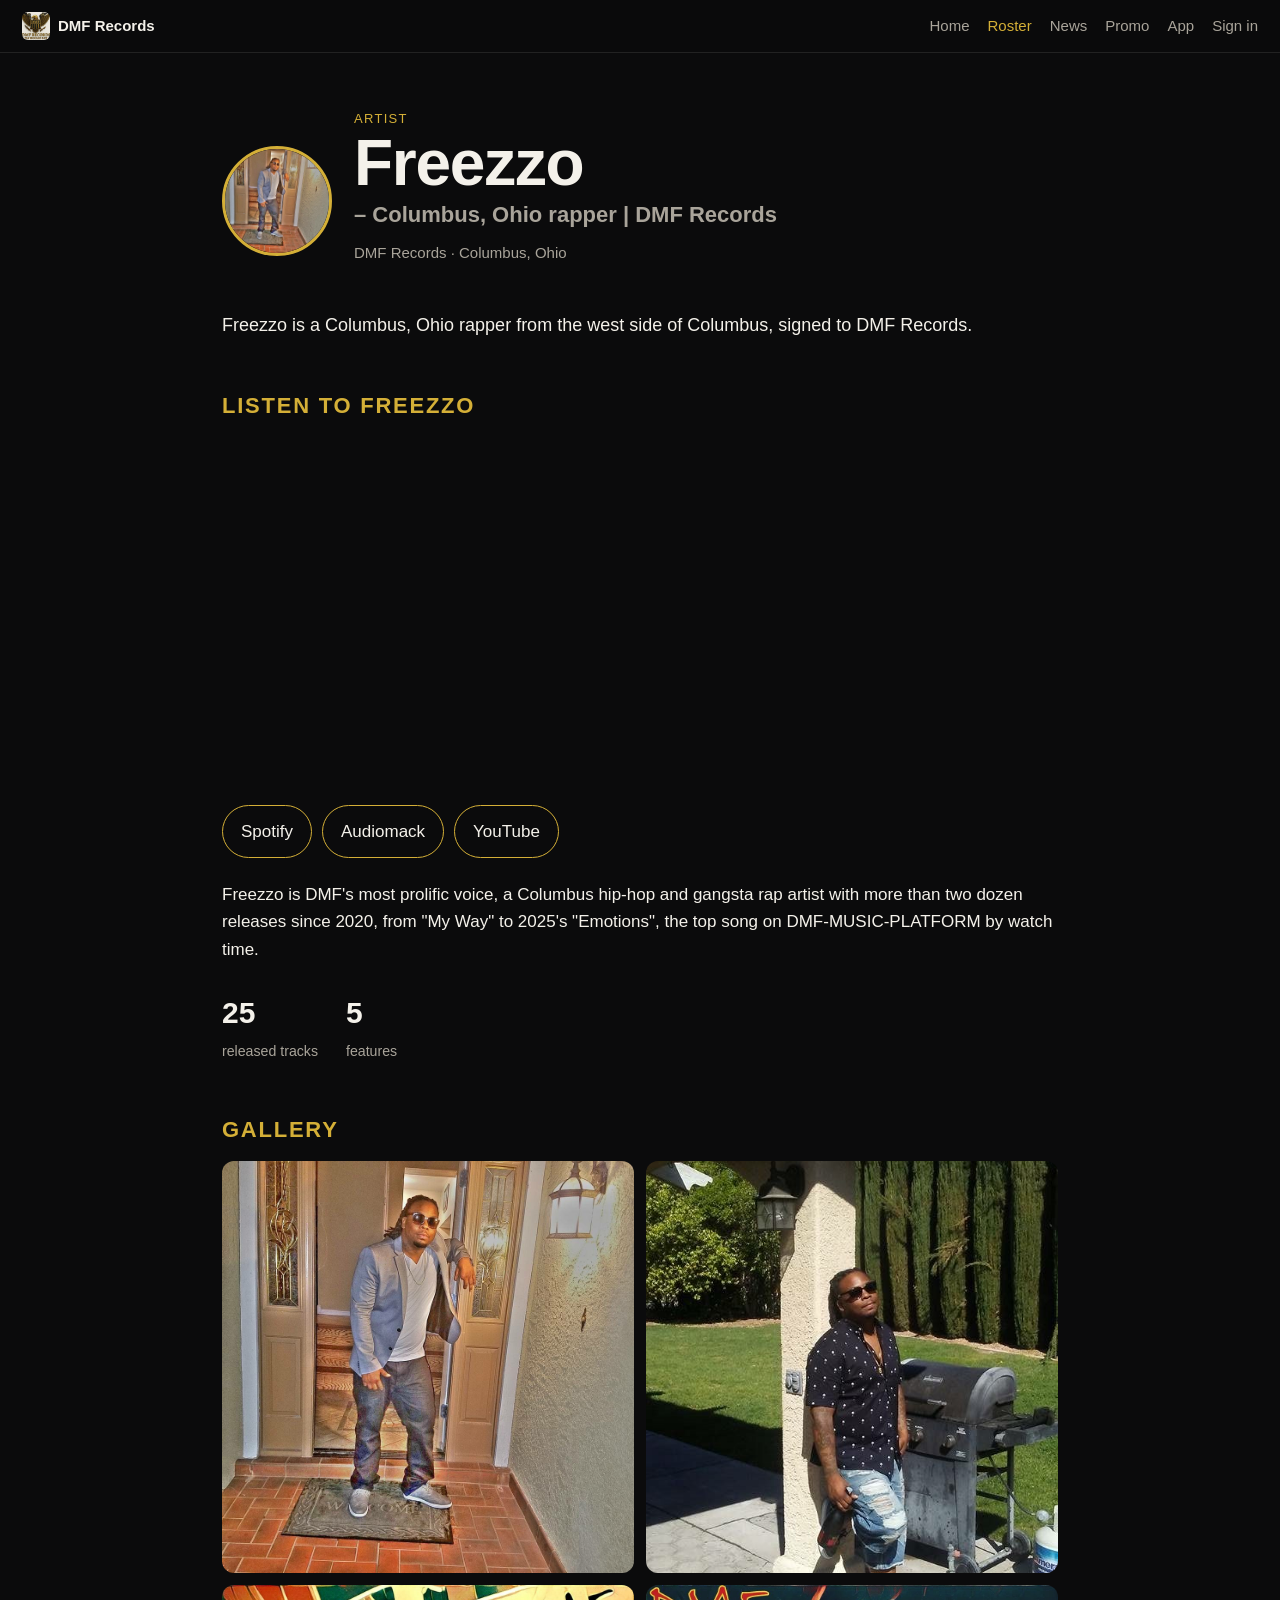
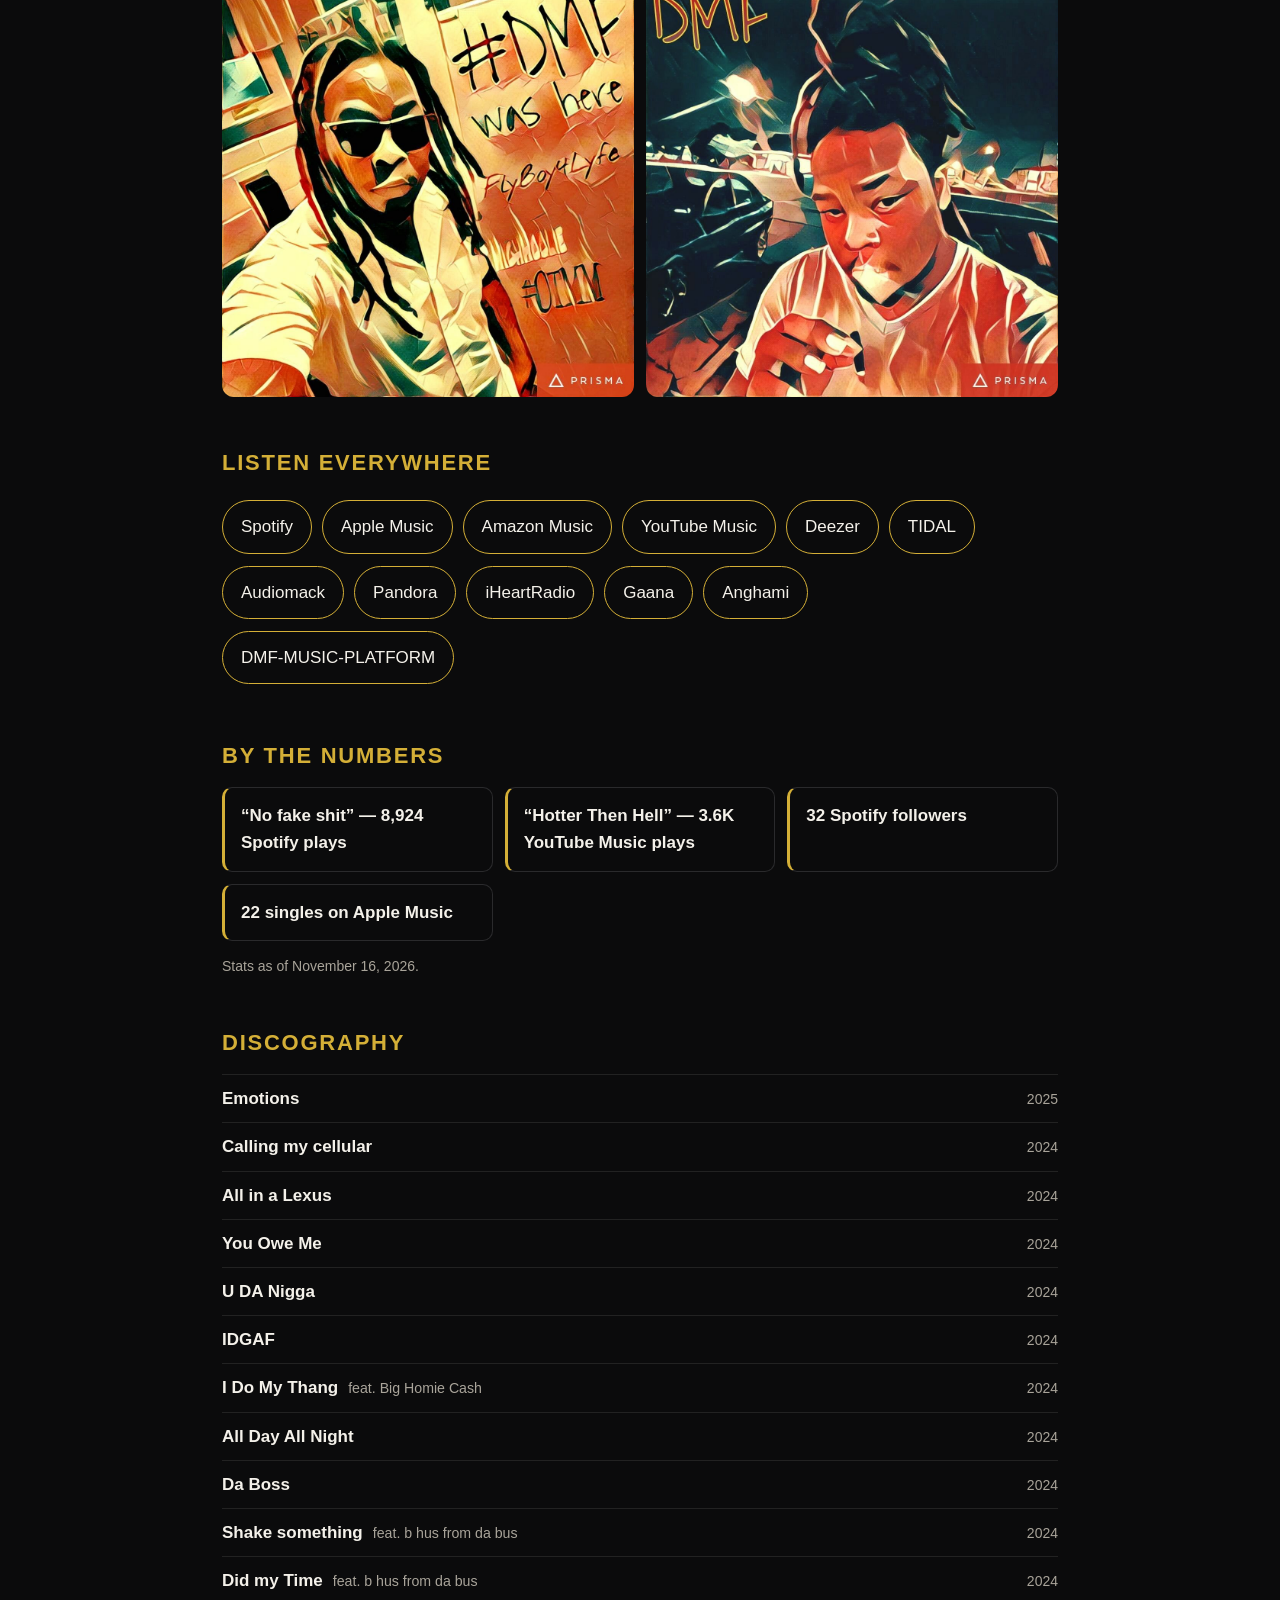
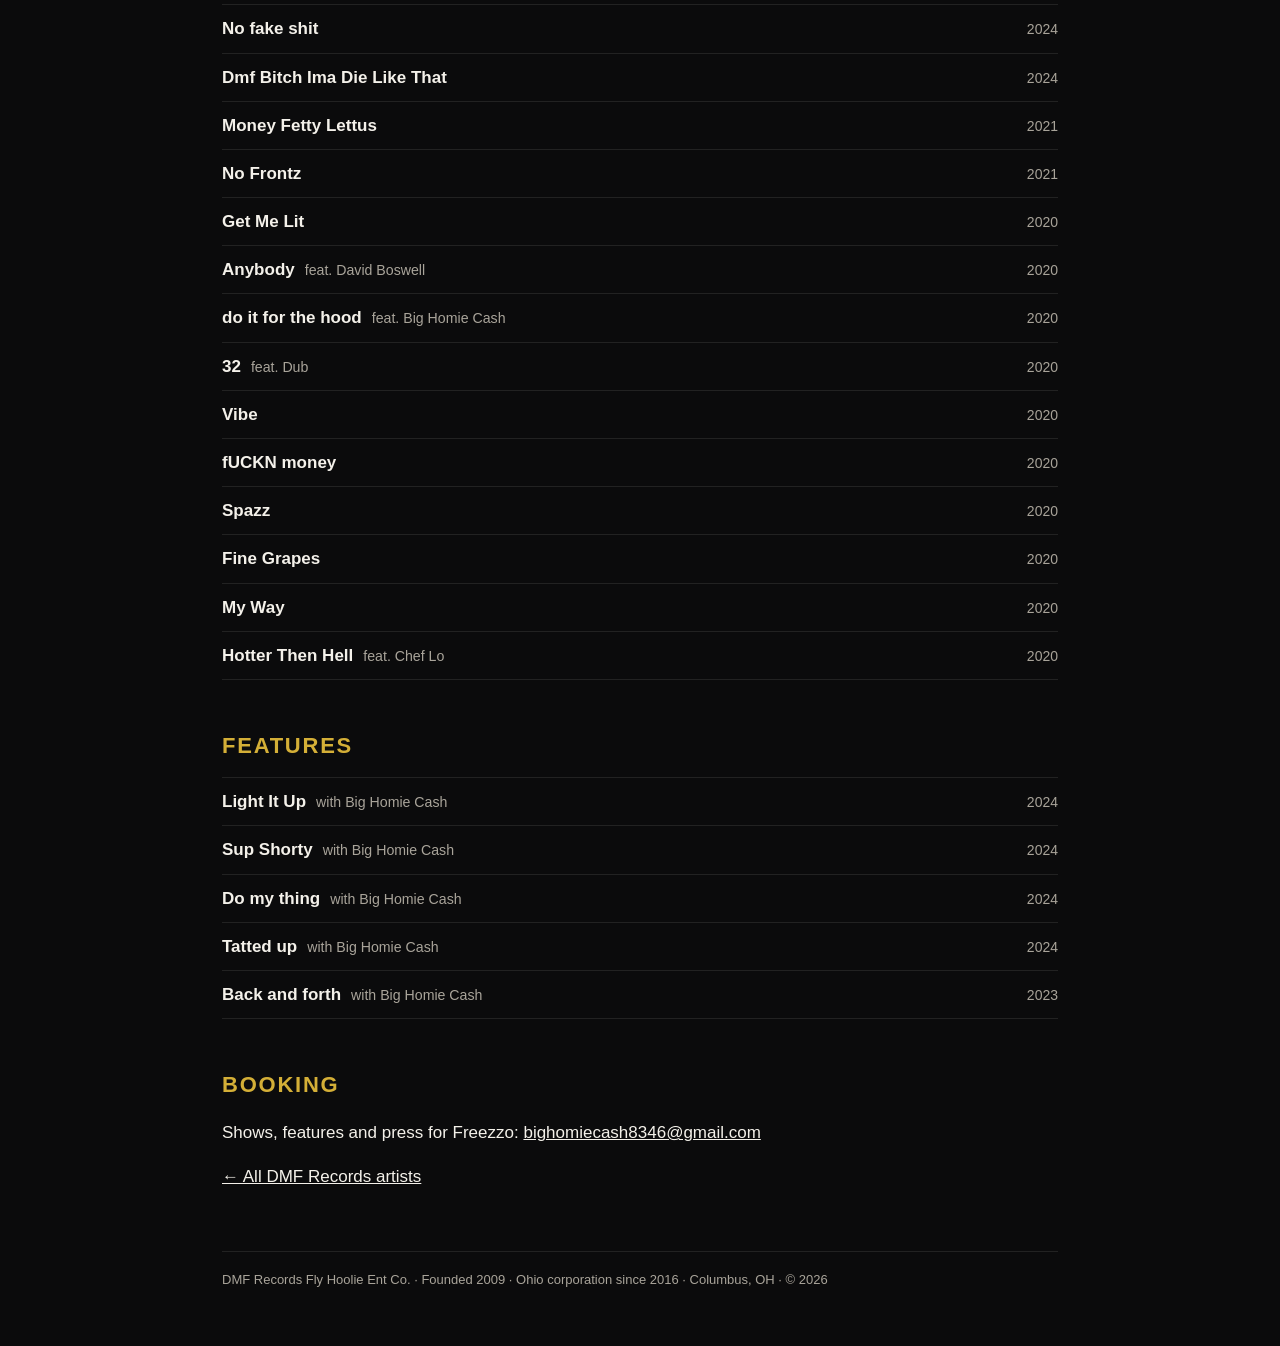
<file: freezzo.html>
<!doctype html><html lang="en"><head><meta charset="utf-8"><meta name="viewport" content="width=device-width, initial-scale=1">
<title>Freezzo – Columbus, Ohio Rapper | DMF Records</title>
<meta name="description" content="Freezzo is a Columbus, Ohio rapper from the west side of Columbus, signed to DMF Records. Stream Freezzo on Spotify, Audiomack and YouTube.">
<link rel="canonical" href="https://dmfcorporation.biz/freezzo.html">
<meta name="robots" content="index,follow">
<meta property="og:site_name" content="DMF Records">
<meta property="og:title" content="Freezzo – Columbus, Ohio Rapper | DMF Records">
<meta property="og:description" content="Freezzo is a Columbus, Ohio rapper from the west side of Columbus, signed to DMF Records. Stream Freezzo on Spotify, Audiomack and YouTube.">
<meta property="og:url" content="https://dmfcorporation.biz/freezzo.html">
<meta property="og:type" content="profile">
<meta property="og:image" content="https://dmfcorporation.biz/images/freezzo-1.jpg">
<meta property="og:locale" content="en_US">
<meta name="twitter:card" content="summary_large_image">
<meta name="twitter:title" content="Freezzo – Columbus, Ohio Rapper | DMF Records">
<meta name="twitter:description" content="Freezzo is a Columbus, Ohio rapper from the west side of Columbus, signed to DMF Records. Stream Freezzo on Spotify, Audiomack and YouTube.">
<meta name="twitter:image" content="https://dmfcorporation.biz/images/freezzo-1.jpg">
<script type="application/ld+json">
{
 "@type": "MusicGroup",
 "@id": "https://dmfcorporation.biz/freezzo.html#artist",
 "name": "Freezzo",
 "url": "https://dmfcorporation.biz/freezzo.html",
 "genre": [
  "Hip hop",
  "Rap"
 ],
 "foundingLocation": {
  "@type": "Place",
  "name": "Columbus, Ohio",
  "address": {
   "@type": "PostalAddress",
   "addressLocality": "Columbus",
   "addressRegion": "OH",
   "addressCountry": "US"
  }
 },
 "sameAs": [
  "https://open.spotify.com/artist/4ksrusI7XnIdyuN6a3LtMj",
  "https://audiomack.com/freezzo",
  "https://www.youtube.com/channel/UCjnR5nT9APiTfrIyOS004mQ",
  "https://music.apple.com/us/artist/freezzo/1107736106"
 ],
 "@context": "https://schema.org",
 "description": "Freezzo is a Columbus, Ohio rapper from the west side of Columbus, signed to DMF Records.",
 "image": "https://dmfcorporation.biz/images/freezzo-1.jpg",
 "recordLabel": {
  "@type": "Organization",
  "@id": "https://dmfcorporation.biz/#label",
  "name": "DMF Records",
  "url": "https://dmfcorporation.biz/"
 }
}
</script>
<link rel="icon" href="icon.png"><link rel="apple-touch-icon" href="icon.png"><link rel="stylesheet" href="styles.css"><script src="/js/dmf-nav.js" defer></script></head><body>
<nav class="dmf-nav" aria-label="DMF Records"><a href="/" class="brand"><img src="/icon.png" alt="">DMF Records</a><span><a href="/">Home</a><a href="/roster.html">Roster</a><a href="/news.html">News</a><a href="/promo.html">Promo</a><a href="/app/" data-dmf="app">App</a><a href="/app/" data-dmf="auth">Sign in</a></span></nav><div class="wrap">
<div class="hero"><img class="avatar" src="images/freezzo-1.jpg" alt="Freezzo"><div><p class="role">Artist</p><h1>Freezzo <span class="h1sub">– Columbus, Ohio rapper | DMF Records</span></h1><p class="tag">DMF Records &middot; Columbus, Ohio</p></div></div>
<p class="bio">Freezzo is a Columbus, Ohio rapper from the west side of Columbus, signed to DMF Records.</p>
<h2>Listen to Freezzo</h2><iframe class="spotify" title="Freezzo on Spotify" src="https://open.spotify.com/embed/artist/4ksrusI7XnIdyuN6a3LtMj?utm_source=generator" width="100%" height="352" frameborder="0" allow="autoplay; clipboard-write; encrypted-media; fullscreen; picture-in-picture" loading="lazy"></iframe><div class="dsp"><a class="btn" href="https://open.spotify.com/artist/4ksrusI7XnIdyuN6a3LtMj" target="_blank" rel="noopener">Spotify</a><a class="btn" href="https://audiomack.com/freezzo" target="_blank" rel="noopener">Audiomack</a><a class="btn" href="https://www.youtube.com/channel/UCjnR5nT9APiTfrIyOS004mQ" target="_blank" rel="noopener">YouTube</a></div>
<p>Freezzo is DMF&#x27;s most prolific voice, a Columbus hip-hop and gangsta rap artist with more than two dozen releases since 2020, from &quot;My Way&quot; to 2025&#x27;s &quot;Emotions&quot;, the top song on DMF-MUSIC-PLATFORM by watch time.</p><div class="stats"><div><b>25</b><small>released tracks</small></div><div><b>5</b><small>features</small></div></div>
<h2>Gallery</h2><div class="gallery"><a href="images/freezzo-1.jpg" target="_blank"><img src="images/freezzo-1.jpg" alt="Freezzo" loading="lazy"></a><a href="images/freezzo-2.jpg" target="_blank"><img src="images/freezzo-2.jpg" alt="Freezzo" loading="lazy"></a><a href="images/freezzo-3.jpg" target="_blank"><img src="images/freezzo-3.jpg" alt="Freezzo" loading="lazy"></a><a href="images/freezzo-4.jpg" target="_blank"><img src="images/freezzo-4.jpg" alt="Freezzo" loading="lazy"></a></div><h2>Listen Everywhere</h2><div class="dsp"><a class="btn" href="https://open.spotify.com/artist/4ksrusI7XnIdyuN6a3LtMj" target="_blank" rel="noopener">Spotify</a><a class="btn" href="https://music.apple.com/us/artist/freezzo/1107736106" target="_blank" rel="noopener">Apple Music</a><a class="btn" href="https://music.amazon.com/artists/B07PPPRFZF/freezzo" target="_blank" rel="noopener">Amazon Music</a><a class="btn" href="https://music.youtube.com/channel/UCjnR5nT9APiTfrIyOS004mQ" target="_blank" rel="noopener">YouTube Music</a><a class="btn" href="https://www.deezer.com/artist/61536972" target="_blank" rel="noopener">Deezer</a><a class="btn" href="https://tidal.com/artist/15275911" target="_blank" rel="noopener">TIDAL</a><a class="btn" href="https://audiomack.com/freezzo" target="_blank" rel="noopener">Audiomack</a><a class="btn" href="https://www.pandora.com/artist/freezzo/ARKjbZhZKZrnJgV" target="_blank" rel="noopener">Pandora</a><a class="btn" href="https://www.iheart.com/artist/freezzo-34252920/" target="_blank" rel="noopener">iHeartRadio</a><a class="btn" href="https://gaana.com/artist/freezzo" target="_blank" rel="noopener">Gaana</a><a class="btn" href="https://play.anghami.com/artist/4643446" target="_blank" rel="noopener">Anghami</a><a class="btn" href="https://www.youtube.com/@DMF-MUSIC-PLATFORM" target="_blank" rel="noopener">DMF-MUSIC-PLATFORM</a></div><h2>By the Numbers</h2><div class="nums"><div>“No fake shit” — 8,924 Spotify plays</div><div>“Hotter Then Hell” — 3.6K YouTube Music plays</div><div>32 Spotify followers</div><div>22 singles on Apple Music</div></div><p class="asof">Stats as of November 16, 2026.</p><h2>Discography</h2><ul class="disc"><li><span>Emotions</span><em>2025</em></li><li><span>Calling my cellular</span><em>2024</em></li><li><span>All in a Lexus</span><em>2024</em></li><li><span>You Owe Me</span><em>2024</em></li><li><span>U DA Nigga</span><em>2024</em></li><li><span>IDGAF</span><em>2024</em></li><li><span>I Do My Thang</span> <small>feat. Big Homie Cash</small><em>2024</em></li><li><span>All Day All Night</span><em>2024</em></li><li><span>Da Boss</span><em>2024</em></li><li><span>Shake something</span> <small>feat. b hus from da bus</small><em>2024</em></li><li><span>Did my Time</span> <small>feat. b hus from da bus</small><em>2024</em></li><li><span>No fake shit</span><em>2024</em></li><li><span>Dmf Bitch Ima Die Like That</span><em>2024</em></li><li><span>Money Fetty Lettus</span><em>2021</em></li><li><span>No Frontz</span><em>2021</em></li><li><span>Get Me Lit</span><em>2020</em></li><li><span>Anybody</span> <small>feat. David Boswell</small><em>2020</em></li><li><span>do it for the hood</span> <small>feat. Big Homie Cash</small><em>2020</em></li><li><span>32</span> <small>feat. Dub</small><em>2020</em></li><li><span>Vibe</span><em>2020</em></li><li><span>fUCKN money</span><em>2020</em></li><li><span>Spazz</span><em>2020</em></li><li><span>Fine Grapes</span><em>2020</em></li><li><span>My Way</span><em>2020</em></li><li><span>Hotter Then Hell</span> <small>feat. Chef Lo</small><em>2020</em></li></ul><h2>Features</h2><ul class="disc"><li><span>Light It Up</span> <small>with Big Homie Cash</small><em>2024</em></li><li><span>Sup Shorty</span> <small>with Big Homie Cash</small><em>2024</em></li><li><span>Do my thing</span> <small>with Big Homie Cash</small><em>2024</em></li><li><span>Tatted up</span> <small>with Big Homie Cash</small><em>2024</em></li><li><span>Back and forth</span> <small>with Big Homie Cash</small><em>2023</em></li></ul>
<h2>Booking</h2><p>Shows, features and press for Freezzo: <a href="mailto:bighomiecash8346@gmail.com?subject=Booking%3A%20Freezzo">bighomiecash8346@gmail.com</a></p>
<p><a href="roster.html">&larr; All DMF Records artists</a></p><footer>DMF Records Fly Hoolie Ent Co. &middot; Founded 2009 &middot; Ohio corporation since 2016 &middot; Columbus, OH &middot; &copy; 2026</footer></div></body></html>
</file>
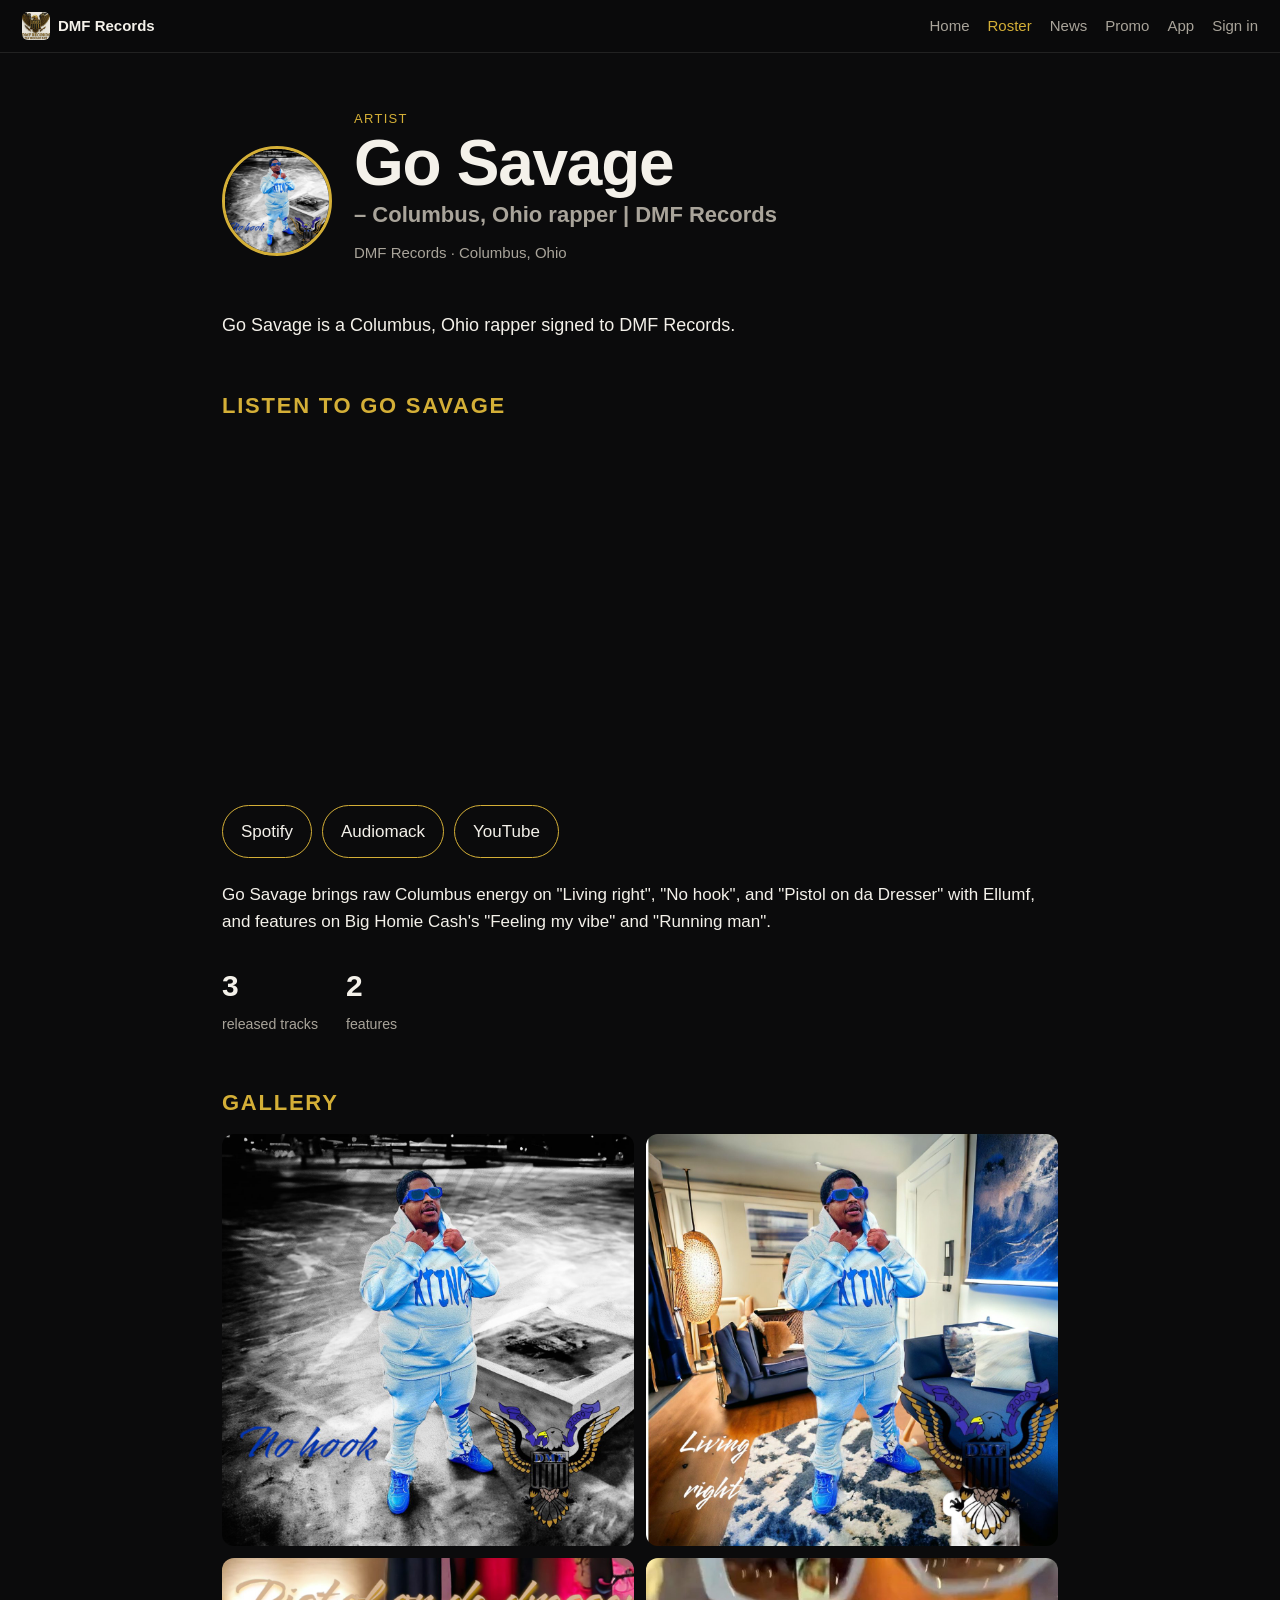
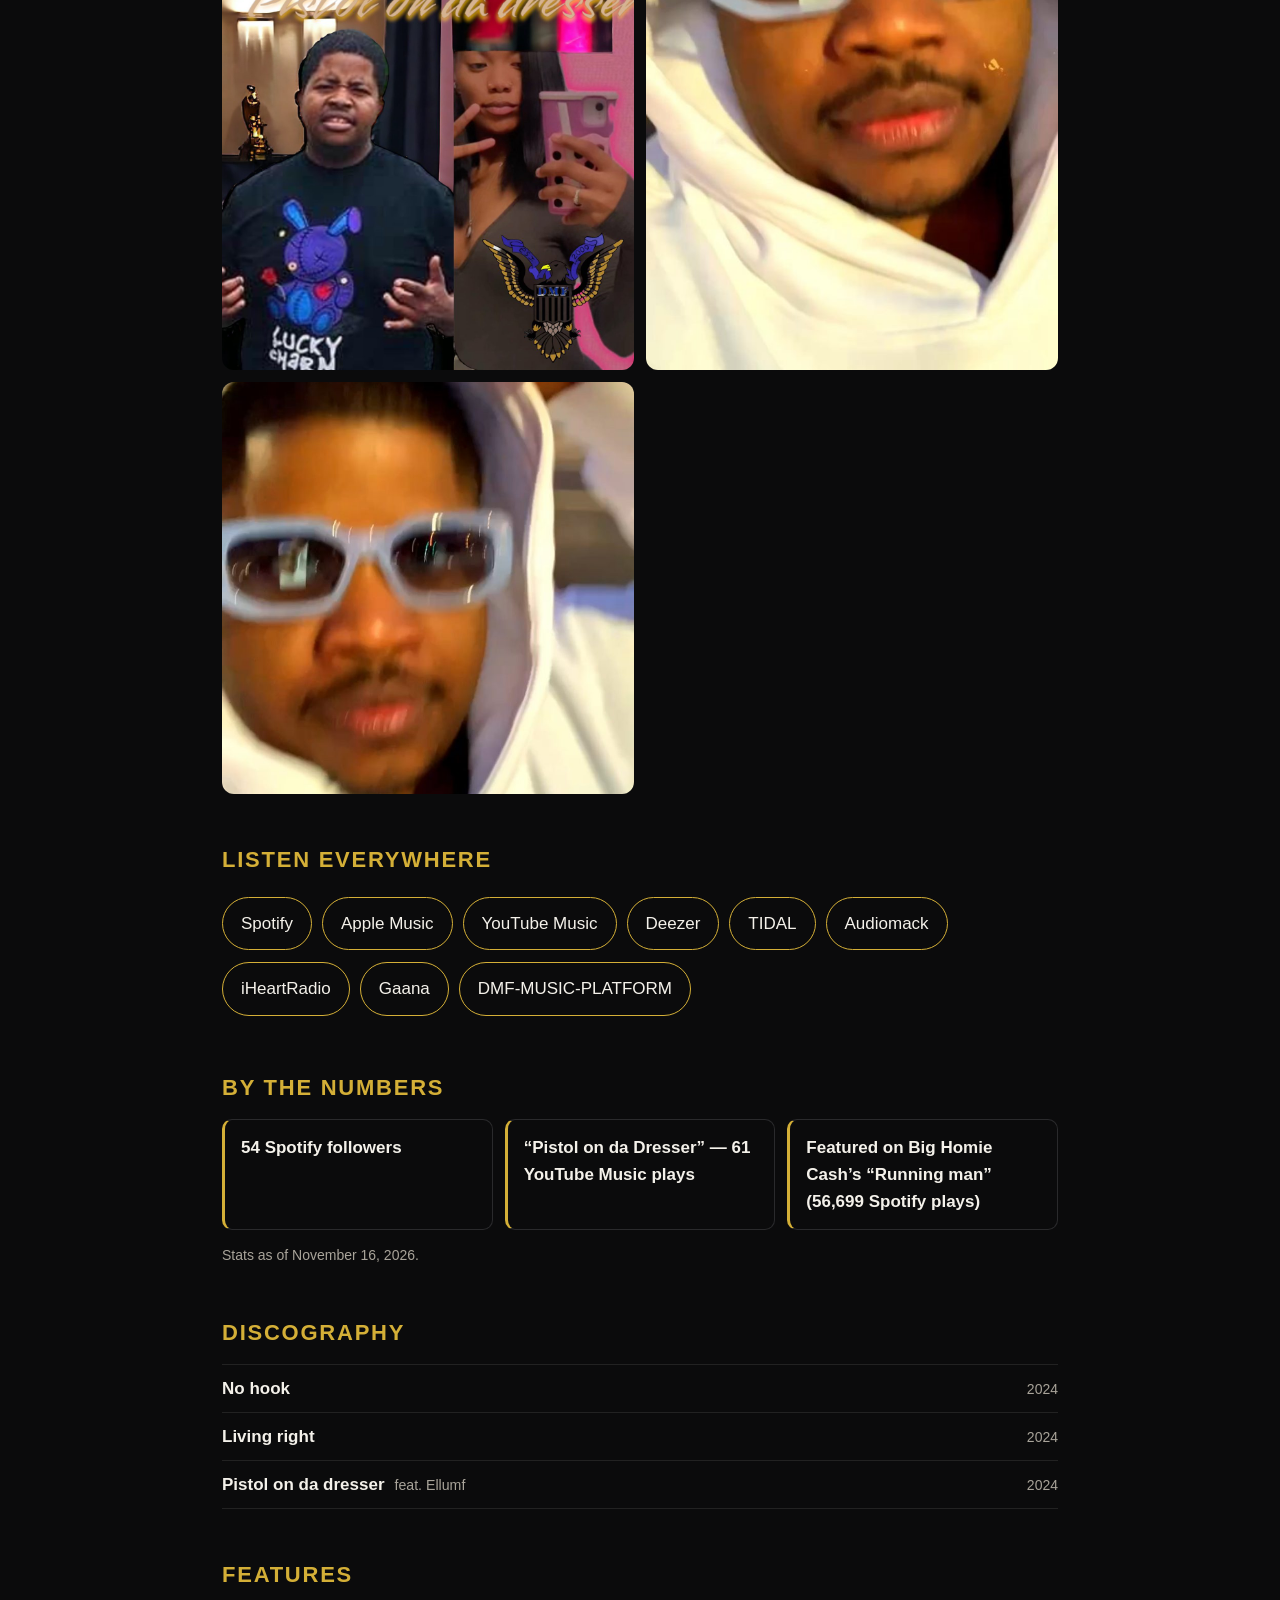
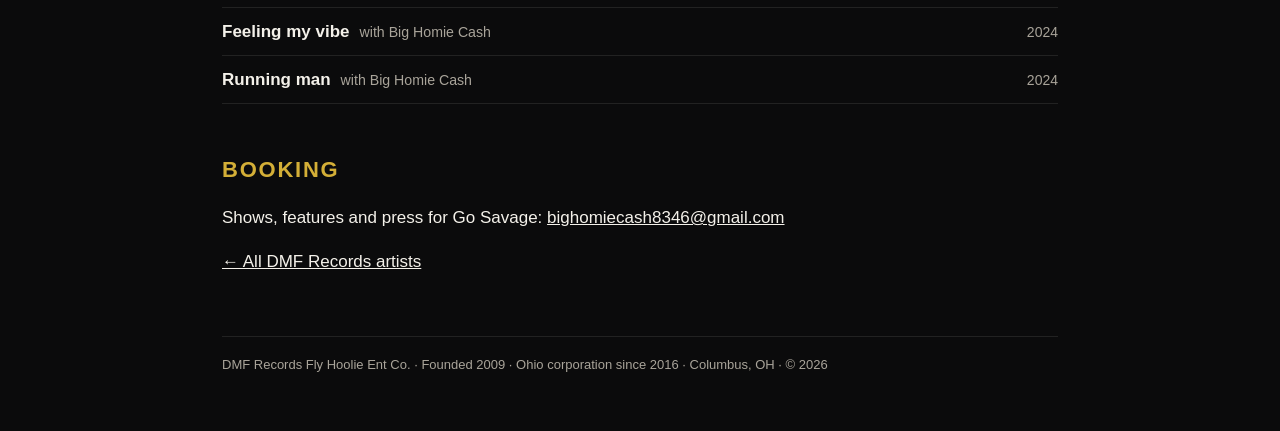
<file: go-savage.html>
<!doctype html><html lang="en"><head><meta charset="utf-8"><meta name="viewport" content="width=device-width, initial-scale=1">
<title>Go Savage – Columbus, Ohio Rapper | DMF Records</title>
<meta name="description" content="Go Savage is a Columbus, Ohio rapper signed to DMF Records. Stream Go Savage on Spotify, Audiomack and YouTube.">
<link rel="canonical" href="https://dmfcorporation.biz/go-savage.html">
<meta name="robots" content="index,follow">
<meta property="og:site_name" content="DMF Records">
<meta property="og:title" content="Go Savage – Columbus, Ohio Rapper | DMF Records">
<meta property="og:description" content="Go Savage is a Columbus, Ohio rapper signed to DMF Records. Stream Go Savage on Spotify, Audiomack and YouTube.">
<meta property="og:url" content="https://dmfcorporation.biz/go-savage.html">
<meta property="og:type" content="profile">
<meta property="og:image" content="https://dmfcorporation.biz/images/go-savage-1.jpg">
<meta property="og:locale" content="en_US">
<meta name="twitter:card" content="summary_large_image">
<meta name="twitter:title" content="Go Savage – Columbus, Ohio Rapper | DMF Records">
<meta name="twitter:description" content="Go Savage is a Columbus, Ohio rapper signed to DMF Records. Stream Go Savage on Spotify, Audiomack and YouTube.">
<meta name="twitter:image" content="https://dmfcorporation.biz/images/go-savage-1.jpg">
<script type="application/ld+json">
{
 "@type": "MusicGroup",
 "@id": "https://dmfcorporation.biz/go-savage.html#artist",
 "name": "Go Savage",
 "url": "https://dmfcorporation.biz/go-savage.html",
 "genre": [
  "Hip hop",
  "Rap"
 ],
 "foundingLocation": {
  "@type": "Place",
  "name": "Columbus, Ohio",
  "address": {
   "@type": "PostalAddress",
   "addressLocality": "Columbus",
   "addressRegion": "OH",
   "addressCountry": "US"
  }
 },
 "sameAs": [
  "https://open.spotify.com/artist/5qGClg4MZsh2r5ZD88rtEZ",
  "https://audiomack.com/go-savage-1",
  "https://www.youtube.com/channel/UCxRH2OcmXNmk_6I2CKsD9vw"
 ],
 "@context": "https://schema.org",
 "description": "Go Savage is a Columbus, Ohio rapper signed to DMF Records.",
 "image": "https://dmfcorporation.biz/images/go-savage-1.jpg",
 "recordLabel": {
  "@type": "Organization",
  "@id": "https://dmfcorporation.biz/#label",
  "name": "DMF Records",
  "url": "https://dmfcorporation.biz/"
 }
}
</script>
<link rel="icon" href="icon.png"><link rel="apple-touch-icon" href="icon.png"><link rel="stylesheet" href="styles.css"><script src="/js/dmf-nav.js" defer></script></head><body>
<nav class="dmf-nav" aria-label="DMF Records"><a href="/" class="brand"><img src="/icon.png" alt="">DMF Records</a><span><a href="/">Home</a><a href="/roster.html">Roster</a><a href="/news.html">News</a><a href="/promo.html">Promo</a><a href="/app/" data-dmf="app">App</a><a href="/app/" data-dmf="auth">Sign in</a></span></nav><div class="wrap">
<div class="hero"><img class="avatar" src="images/go-savage-1.jpg" alt="Go Savage"><div><p class="role">Artist</p><h1>Go Savage <span class="h1sub">– Columbus, Ohio rapper | DMF Records</span></h1><p class="tag">DMF Records &middot; Columbus, Ohio</p></div></div>
<p class="bio">Go Savage is a Columbus, Ohio rapper signed to DMF Records.</p>
<h2>Listen to Go Savage</h2><iframe class="spotify" title="Go Savage on Spotify" src="https://open.spotify.com/embed/artist/5qGClg4MZsh2r5ZD88rtEZ?utm_source=generator" width="100%" height="352" frameborder="0" allow="autoplay; clipboard-write; encrypted-media; fullscreen; picture-in-picture" loading="lazy"></iframe><div class="dsp"><a class="btn" href="https://open.spotify.com/artist/5qGClg4MZsh2r5ZD88rtEZ" target="_blank" rel="noopener">Spotify</a><a class="btn" href="https://audiomack.com/go-savage-1" target="_blank" rel="noopener">Audiomack</a><a class="btn" href="https://www.youtube.com/channel/UCxRH2OcmXNmk_6I2CKsD9vw" target="_blank" rel="noopener">YouTube</a></div>
<p>Go Savage brings raw Columbus energy on &quot;Living right&quot;, &quot;No hook&quot;, and &quot;Pistol on da Dresser&quot; with Ellumf, and features on Big Homie Cash&#x27;s &quot;Feeling my vibe&quot; and &quot;Running man&quot;.</p><div class="stats"><div><b>3</b><small>released tracks</small></div><div><b>2</b><small>features</small></div></div>
<h2>Gallery</h2><div class="gallery"><a href="images/go-savage-1.jpg" target="_blank"><img src="images/go-savage-1.jpg" alt="Go Savage" loading="lazy"></a><a href="images/go-savage-2.jpg" target="_blank"><img src="images/go-savage-2.jpg" alt="Go Savage" loading="lazy"></a><a href="images/go-savage-3.jpg" target="_blank"><img src="images/go-savage-3.jpg" alt="Go Savage" loading="lazy"></a><a href="images/go-savage-4.jpg" target="_blank"><img src="images/go-savage-4.jpg" alt="Go Savage" loading="lazy"></a><a href="images/go-savage-5.jpg" target="_blank"><img src="images/go-savage-5.jpg" alt="Go Savage" loading="lazy"></a></div><h2>Listen Everywhere</h2><div class="dsp"><a class="btn" href="https://open.spotify.com/artist/5qGClg4MZsh2r5ZD88rtEZ" target="_blank" rel="noopener">Spotify</a><a class="btn" href="https://music.apple.com/us/artist/go-savage/1072299210" target="_blank" rel="noopener">Apple Music</a><a class="btn" href="https://music.youtube.com/channel/UCxRH2OcmXNmk_6I2CKsD9vw" target="_blank" rel="noopener">YouTube Music</a><a class="btn" href="https://www.deezer.com/artist/9630566" target="_blank" rel="noopener">Deezer</a><a class="btn" href="https://tidal.com/artist/go-savage/12465695" target="_blank" rel="noopener">TIDAL</a><a class="btn" href="https://audiomack.com/go-savage-1" target="_blank" rel="noopener">Audiomack</a><a class="btn" href="https://www.iheart.com/artist/go-savage-33883002/" target="_blank" rel="noopener">iHeartRadio</a><a class="btn" href="https://gaana.com/artist/go-savage" target="_blank" rel="noopener">Gaana</a><a class="btn" href="https://www.youtube.com/@DMF-MUSIC-PLATFORM" target="_blank" rel="noopener">DMF-MUSIC-PLATFORM</a></div><h2>By the Numbers</h2><div class="nums"><div>54 Spotify followers</div><div>“Pistol on da Dresser” — 61 YouTube Music plays</div><div>Featured on Big Homie Cash’s “Running man” (56,699 Spotify plays)</div></div><p class="asof">Stats as of November 16, 2026.</p><h2>Discography</h2><ul class="disc"><li><span>No hook</span><em>2024</em></li><li><span>Living right</span><em>2024</em></li><li><span>Pistol on da dresser</span> <small>feat. Ellumf</small><em>2024</em></li></ul><h2>Features</h2><ul class="disc"><li><span>Feeling my vibe</span> <small>with Big Homie Cash</small><em>2024</em></li><li><span>Running man</span> <small>with Big Homie Cash</small><em>2024</em></li></ul>
<h2>Booking</h2><p>Shows, features and press for Go Savage: <a href="mailto:bighomiecash8346@gmail.com?subject=Booking%3A%20Go%20Savage">bighomiecash8346@gmail.com</a></p>
<p><a href="roster.html">&larr; All DMF Records artists</a></p><footer>DMF Records Fly Hoolie Ent Co. &middot; Founded 2009 &middot; Ohio corporation since 2016 &middot; Columbus, OH &middot; &copy; 2026</footer></div></body></html>
</file>
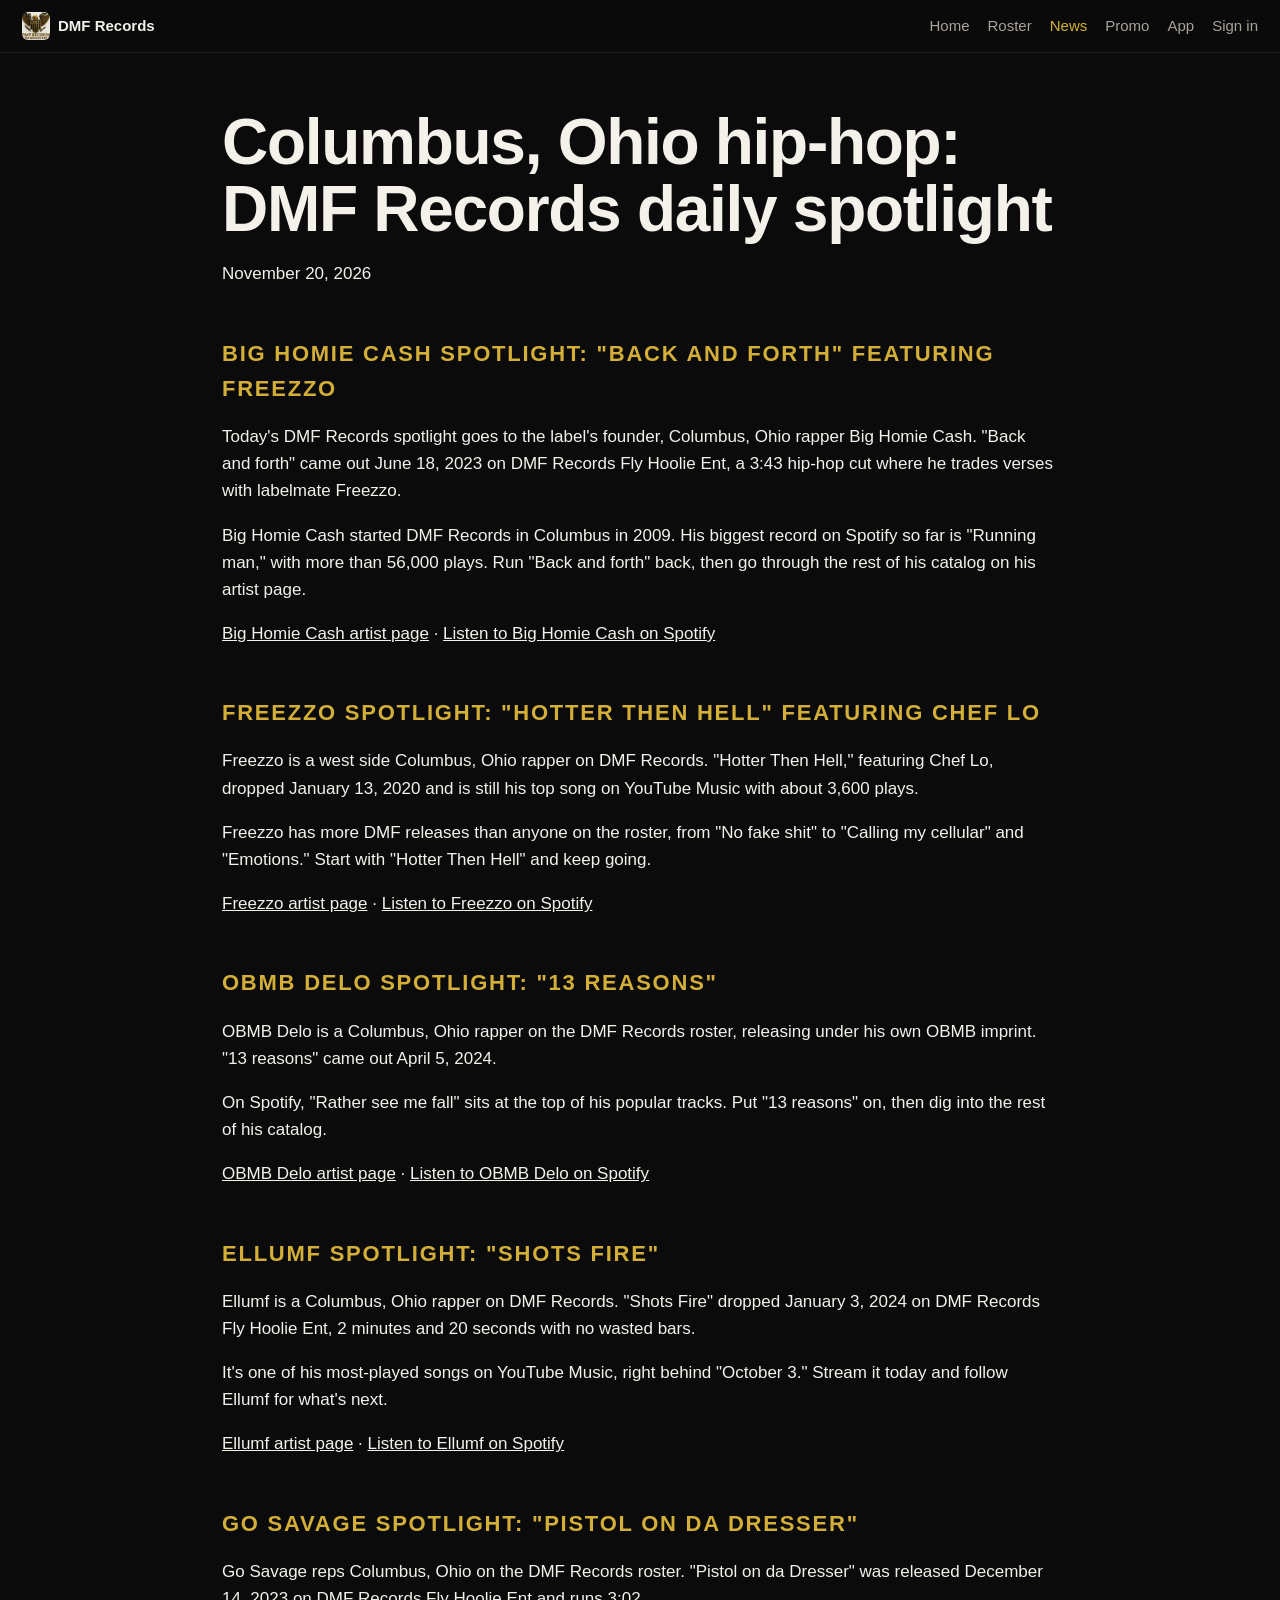
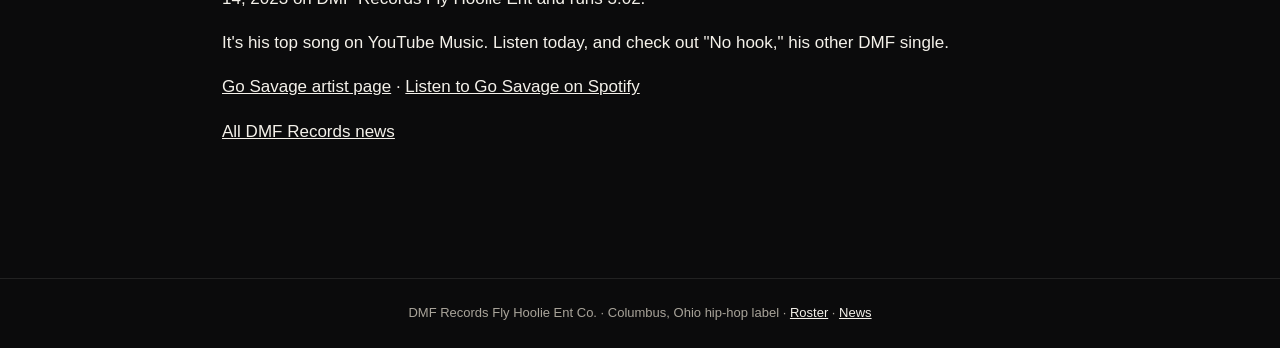
<file: news-2026-11-20.html>
<!doctype html><html lang="en"><head><meta charset="utf-8"><meta name="viewport" content="width=device-width, initial-scale=1">
<title>DMF Records News November 20, 2026 | Columbus, Ohio Hip-Hop: Big Homie Cash, Freezzo, OBMB Delo, Ellumf, Go Savage</title><meta name="description" content="Daily spotlight on Columbus, Ohio rappers Big Homie Cash, Freezzo, OBMB Delo, Ellumf, Go Savage from DMF Records, November 20, 2026."><link rel="canonical" href="https://dmfcorporation.biz/news-2026-11-20.html"><meta name="robots" content="index,follow">
<meta property="og:site_name" content="DMF Records"><meta property="og:title" content="DMF Records News November 20, 2026 | Columbus, Ohio Hip-Hop: Big Homie Cash, Freezzo, OBMB Delo, Ellumf, Go Savage"><meta property="og:description" content="Daily spotlight on Columbus, Ohio rappers Big Homie Cash, Freezzo, OBMB Delo, Ellumf, Go Savage from DMF Records, November 20, 2026."><meta property="og:url" content="https://dmfcorporation.biz/news-2026-11-20.html"><meta property="og:type" content="article"><meta property="og:image" content="https://dmfcorporation.biz/dmf-logo.png">
<link rel="stylesheet" href="styles.css"><link rel="icon" href="icon.png"><script src="/js/dmf-nav.js" defer></script><script type="application/ld+json">{
 "@context": "https://schema.org",
 "@graph": [
  {
   "@type": "NewsArticle",
   "headline": "Big Homie Cash spotlight: \"Back and forth\" featuring Freezzo",
   "datePublished": "2026-11-20",
   "url": "https://dmfcorporation.biz/news-2026-11-20.html#big-homie-cash",
   "about": {
    "@type": "MusicGroup",
    "name": "Big Homie Cash",
    "url": "https://dmfcorporation.biz/big-homie-cash.html",
    "sameAs": [
     "https://open.spotify.com/artist/40z5aBKSs2Wtdori0baO1l"
    ],
    "foundingLocation": {
     "@type": "Place",
     "name": "Columbus, Ohio"
    }
   },
   "publisher": {
    "@type": "Organization",
    "name": "DMF Records",
    "url": "https://dmfcorporation.biz/"
   },
   "author": {
    "@type": "Organization",
    "name": "DMF Records"
   }
  },
  {
   "@type": "NewsArticle",
   "headline": "Freezzo spotlight: \"Hotter Then Hell\" featuring Chef Lo",
   "datePublished": "2026-11-20",
   "url": "https://dmfcorporation.biz/news-2026-11-20.html#freezzo",
   "about": {
    "@type": "MusicGroup",
    "name": "Freezzo",
    "url": "https://dmfcorporation.biz/freezzo.html",
    "sameAs": [
     "https://open.spotify.com/artist/4ksrusI7XnIdyuN6a3LtMj"
    ],
    "foundingLocation": {
     "@type": "Place",
     "name": "Columbus, Ohio"
    }
   },
   "publisher": {
    "@type": "Organization",
    "name": "DMF Records",
    "url": "https://dmfcorporation.biz/"
   },
   "author": {
    "@type": "Organization",
    "name": "DMF Records"
   }
  },
  {
   "@type": "NewsArticle",
   "headline": "OBMB Delo spotlight: \"13 reasons\"",
   "datePublished": "2026-11-20",
   "url": "https://dmfcorporation.biz/news-2026-11-20.html#obmb-delo",
   "about": {
    "@type": "MusicGroup",
    "name": "OBMB Delo",
    "url": "https://dmfcorporation.biz/obmb-delo.html",
    "sameAs": [
     "https://open.spotify.com/artist/6yjdymBNWSyr39uuuweOfT"
    ],
    "foundingLocation": {
     "@type": "Place",
     "name": "Columbus, Ohio"
    }
   },
   "publisher": {
    "@type": "Organization",
    "name": "DMF Records",
    "url": "https://dmfcorporation.biz/"
   },
   "author": {
    "@type": "Organization",
    "name": "DMF Records"
   }
  },
  {
   "@type": "NewsArticle",
   "headline": "Ellumf spotlight: \"Shots Fire\"",
   "datePublished": "2026-11-20",
   "url": "https://dmfcorporation.biz/news-2026-11-20.html#ellumf",
   "about": {
    "@type": "MusicGroup",
    "name": "Ellumf",
    "url": "https://dmfcorporation.biz/ellumf.html",
    "sameAs": [
     "https://open.spotify.com/artist/1qRYWwte7XrBOLzKZfx5ne"
    ],
    "foundingLocation": {
     "@type": "Place",
     "name": "Columbus, Ohio"
    }
   },
   "publisher": {
    "@type": "Organization",
    "name": "DMF Records",
    "url": "https://dmfcorporation.biz/"
   },
   "author": {
    "@type": "Organization",
    "name": "DMF Records"
   }
  },
  {
   "@type": "NewsArticle",
   "headline": "Go Savage spotlight: \"Pistol on da Dresser\"",
   "datePublished": "2026-11-20",
   "url": "https://dmfcorporation.biz/news-2026-11-20.html#go-savage",
   "about": {
    "@type": "MusicGroup",
    "name": "Go Savage",
    "url": "https://dmfcorporation.biz/go-savage.html",
    "sameAs": [
     "https://open.spotify.com/artist/5qGClg4MZsh2r5ZD88rtEZ"
    ],
    "foundingLocation": {
     "@type": "Place",
     "name": "Columbus, Ohio"
    }
   },
   "publisher": {
    "@type": "Organization",
    "name": "DMF Records",
    "url": "https://dmfcorporation.biz/"
   },
   "author": {
    "@type": "Organization",
    "name": "DMF Records"
   }
  }
 ]
}</script></head><body>
<nav class="dmf-nav" aria-label="DMF Records"><a href="/" class="brand"><img src="/icon.png" alt="">DMF Records</a><span><a href="/">Home</a><a href="/roster.html">Roster</a><a href="/news.html">News</a><a href="/promo.html">Promo</a><a href="/app/" data-dmf="app">App</a><a href="/app/" data-dmf="auth">Sign in</a></span></nav><div class="wrap"><h1>Columbus, Ohio hip-hop: DMF Records daily spotlight</h1><p><time datetime='2026-11-20'>November 20, 2026</time></p><article id='big-homie-cash'><h2>Big Homie Cash spotlight: &quot;Back and forth&quot; featuring Freezzo</h2><p>Today&#x27;s DMF Records spotlight goes to the label&#x27;s founder, Columbus, Ohio rapper Big Homie Cash. &quot;Back and forth&quot; came out June 18, 2023 on DMF Records Fly Hoolie Ent, a 3:43 hip-hop cut where he trades verses with labelmate Freezzo.</p><p>Big Homie Cash started DMF Records in Columbus in 2009. His biggest record on Spotify so far is &quot;Running man,&quot; with more than 56,000 plays. Run &quot;Back and forth&quot; back, then go through the rest of his catalog on his artist page.</p><p><a href='big-homie-cash.html'>Big Homie Cash artist page</a> · <a href='https://open.spotify.com/artist/40z5aBKSs2Wtdori0baO1l'>Listen to Big Homie Cash on Spotify</a></p></article><article id='freezzo'><h2>Freezzo spotlight: &quot;Hotter Then Hell&quot; featuring Chef Lo</h2><p>Freezzo is a west side Columbus, Ohio rapper on DMF Records. &quot;Hotter Then Hell,&quot; featuring Chef Lo, dropped January 13, 2020 and is still his top song on YouTube Music with about 3,600 plays.</p><p>Freezzo has more DMF releases than anyone on the roster, from &quot;No fake shit&quot; to &quot;Calling my cellular&quot; and &quot;Emotions.&quot; Start with &quot;Hotter Then Hell&quot; and keep going.</p><p><a href='freezzo.html'>Freezzo artist page</a> · <a href='https://open.spotify.com/artist/4ksrusI7XnIdyuN6a3LtMj'>Listen to Freezzo on Spotify</a></p></article><article id='obmb-delo'><h2>OBMB Delo spotlight: &quot;13 reasons&quot;</h2><p>OBMB Delo is a Columbus, Ohio rapper on the DMF Records roster, releasing under his own OBMB imprint. &quot;13 reasons&quot; came out April 5, 2024.</p><p>On Spotify, &quot;Rather see me fall&quot; sits at the top of his popular tracks. Put &quot;13 reasons&quot; on, then dig into the rest of his catalog.</p><p><a href='obmb-delo.html'>OBMB Delo artist page</a> · <a href='https://open.spotify.com/artist/6yjdymBNWSyr39uuuweOfT'>Listen to OBMB Delo on Spotify</a></p></article><article id='ellumf'><h2>Ellumf spotlight: &quot;Shots Fire&quot;</h2><p>Ellumf is a Columbus, Ohio rapper on DMF Records. &quot;Shots Fire&quot; dropped January 3, 2024 on DMF Records Fly Hoolie Ent, 2 minutes and 20 seconds with no wasted bars.</p><p>It&#x27;s one of his most-played songs on YouTube Music, right behind &quot;October 3.&quot; Stream it today and follow Ellumf for what&#x27;s next.</p><p><a href='ellumf.html'>Ellumf artist page</a> · <a href='https://open.spotify.com/artist/1qRYWwte7XrBOLzKZfx5ne'>Listen to Ellumf on Spotify</a></p></article><article id='go-savage'><h2>Go Savage spotlight: &quot;Pistol on da Dresser&quot;</h2><p>Go Savage reps Columbus, Ohio on the DMF Records roster. &quot;Pistol on da Dresser&quot; was released December 14, 2023 on DMF Records Fly Hoolie Ent and runs 3:02.</p><p>It&#x27;s his top song on YouTube Music. Listen today, and check out &quot;No hook,&quot; his other DMF single.</p><p><a href='go-savage.html'>Go Savage artist page</a> · <a href='https://open.spotify.com/artist/5qGClg4MZsh2r5ZD88rtEZ'>Listen to Go Savage on Spotify</a></p></article><p><a href='news.html'>All DMF Records news</a></p></div><footer style="text-align:center;padding:24px">DMF Records Fly Hoolie Ent Co. · Columbus, Ohio hip-hop label · <a href="roster.html">Roster</a> · <a href="news.html">News</a></footer></body></html>
</file>
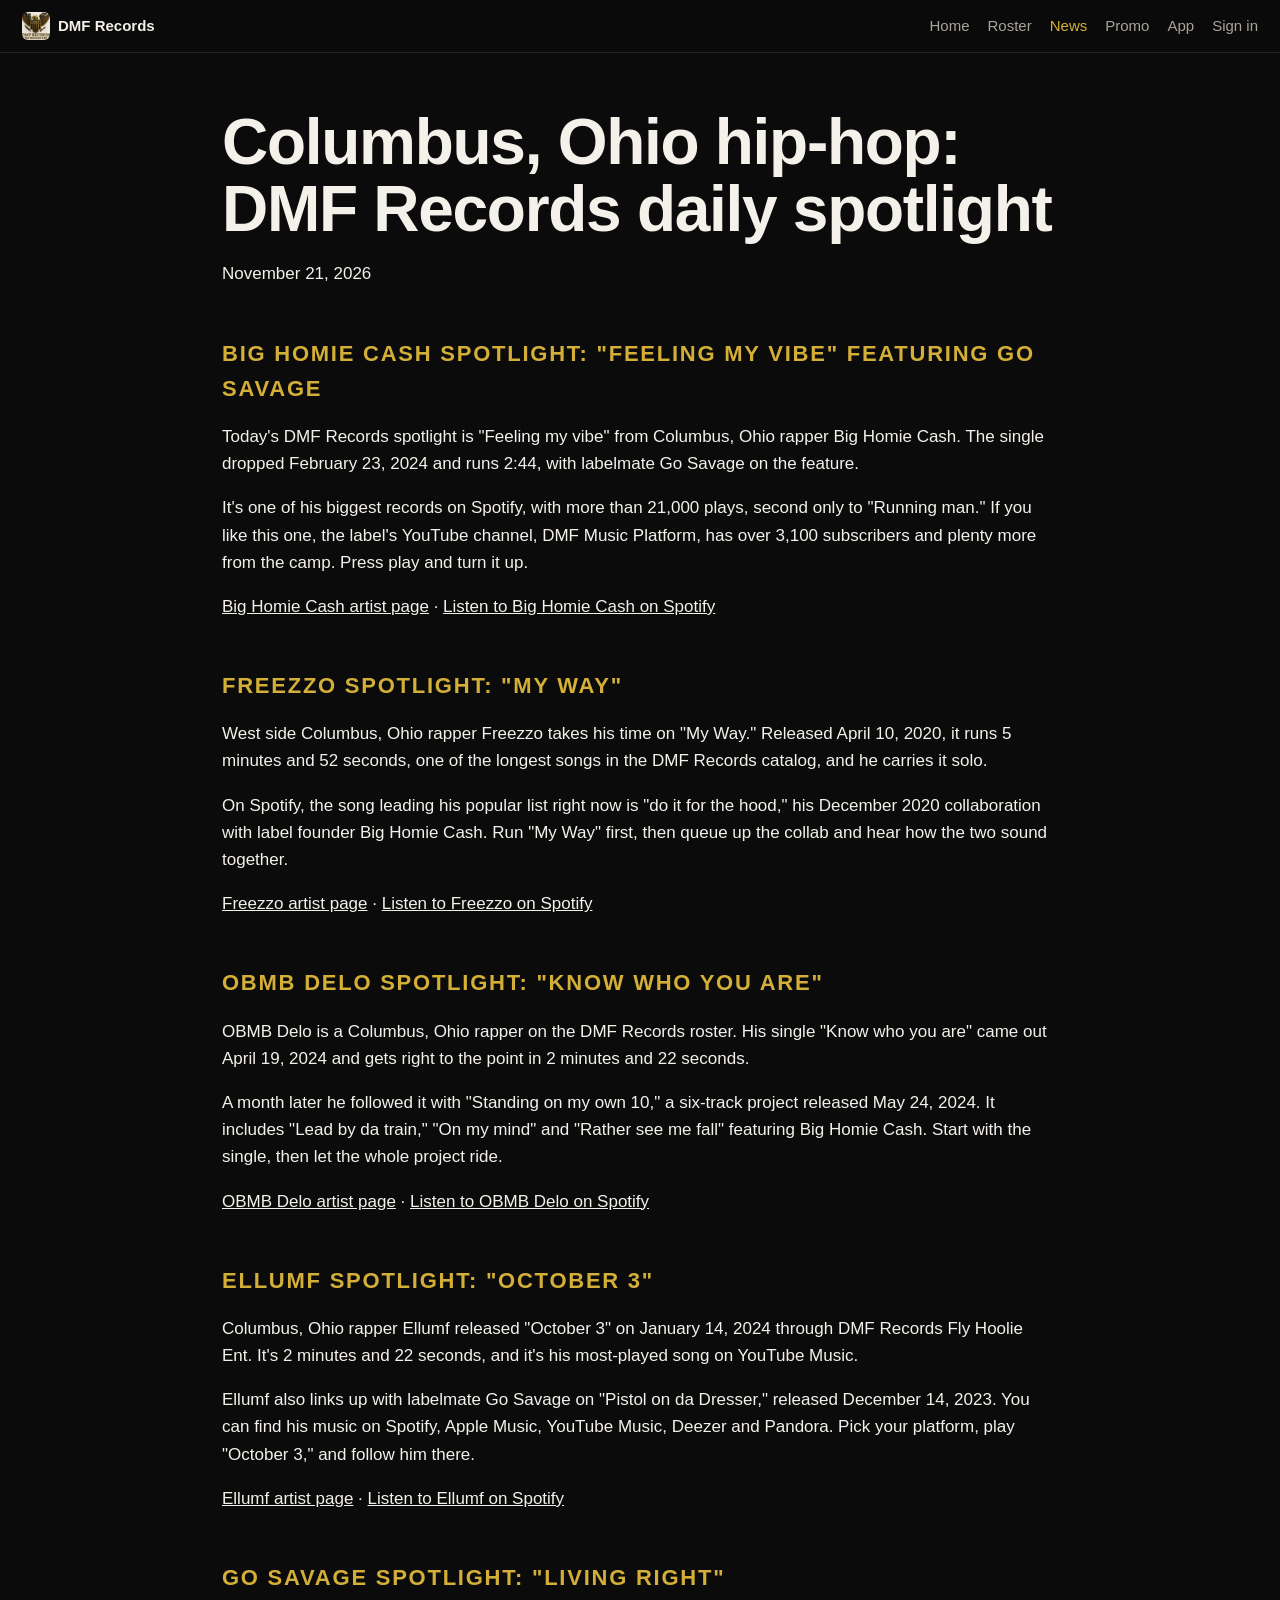
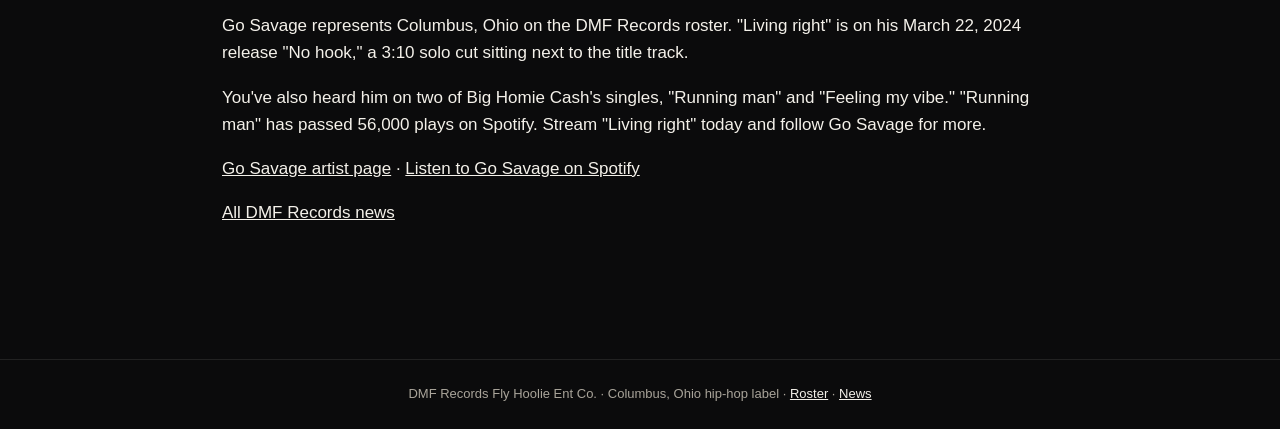
<file: news-2026-11-21.html>
<!doctype html><html lang="en"><head><meta charset="utf-8"><meta name="viewport" content="width=device-width, initial-scale=1">
<title>DMF Records News November 21, 2026 | Columbus, Ohio Hip-Hop: Big Homie Cash, Freezzo, OBMB Delo, Ellumf, Go Savage</title><meta name="description" content="Daily spotlight on Columbus, Ohio rappers Big Homie Cash, Freezzo, OBMB Delo, Ellumf, Go Savage from DMF Records, November 21, 2026."><link rel="canonical" href="https://dmfcorporation.biz/news-2026-11-21.html"><meta name="robots" content="index,follow">
<meta property="og:site_name" content="DMF Records"><meta property="og:title" content="DMF Records News November 21, 2026 | Columbus, Ohio Hip-Hop: Big Homie Cash, Freezzo, OBMB Delo, Ellumf, Go Savage"><meta property="og:description" content="Daily spotlight on Columbus, Ohio rappers Big Homie Cash, Freezzo, OBMB Delo, Ellumf, Go Savage from DMF Records, November 21, 2026."><meta property="og:url" content="https://dmfcorporation.biz/news-2026-11-21.html"><meta property="og:type" content="article"><meta property="og:image" content="https://dmfcorporation.biz/dmf-logo.png">
<link rel="stylesheet" href="styles.css"><link rel="icon" href="icon.png"><script src="/js/dmf-nav.js" defer></script><script type="application/ld+json">{
 "@context": "https://schema.org",
 "@graph": [
  {
   "@type": "NewsArticle",
   "headline": "Big Homie Cash spotlight: \"Feeling my vibe\" featuring Go Savage",
   "datePublished": "2026-11-21",
   "url": "https://dmfcorporation.biz/news-2026-11-21.html#big-homie-cash",
   "about": {
    "@type": "MusicGroup",
    "name": "Big Homie Cash",
    "url": "https://dmfcorporation.biz/big-homie-cash.html",
    "sameAs": [
     "https://open.spotify.com/artist/40z5aBKSs2Wtdori0baO1l"
    ],
    "foundingLocation": {
     "@type": "Place",
     "name": "Columbus, Ohio"
    }
   },
   "publisher": {
    "@type": "Organization",
    "name": "DMF Records",
    "url": "https://dmfcorporation.biz/"
   },
   "author": {
    "@type": "Organization",
    "name": "DMF Records"
   }
  },
  {
   "@type": "NewsArticle",
   "headline": "Freezzo spotlight: \"My Way\"",
   "datePublished": "2026-11-21",
   "url": "https://dmfcorporation.biz/news-2026-11-21.html#freezzo",
   "about": {
    "@type": "MusicGroup",
    "name": "Freezzo",
    "url": "https://dmfcorporation.biz/freezzo.html",
    "sameAs": [
     "https://open.spotify.com/artist/4ksrusI7XnIdyuN6a3LtMj"
    ],
    "foundingLocation": {
     "@type": "Place",
     "name": "Columbus, Ohio"
    }
   },
   "publisher": {
    "@type": "Organization",
    "name": "DMF Records",
    "url": "https://dmfcorporation.biz/"
   },
   "author": {
    "@type": "Organization",
    "name": "DMF Records"
   }
  },
  {
   "@type": "NewsArticle",
   "headline": "OBMB Delo spotlight: \"Know who you are\"",
   "datePublished": "2026-11-21",
   "url": "https://dmfcorporation.biz/news-2026-11-21.html#obmb-delo",
   "about": {
    "@type": "MusicGroup",
    "name": "OBMB Delo",
    "url": "https://dmfcorporation.biz/obmb-delo.html",
    "sameAs": [
     "https://open.spotify.com/artist/6yjdymBNWSyr39uuuweOfT"
    ],
    "foundingLocation": {
     "@type": "Place",
     "name": "Columbus, Ohio"
    }
   },
   "publisher": {
    "@type": "Organization",
    "name": "DMF Records",
    "url": "https://dmfcorporation.biz/"
   },
   "author": {
    "@type": "Organization",
    "name": "DMF Records"
   }
  },
  {
   "@type": "NewsArticle",
   "headline": "Ellumf spotlight: \"October 3\"",
   "datePublished": "2026-11-21",
   "url": "https://dmfcorporation.biz/news-2026-11-21.html#ellumf",
   "about": {
    "@type": "MusicGroup",
    "name": "Ellumf",
    "url": "https://dmfcorporation.biz/ellumf.html",
    "sameAs": [
     "https://open.spotify.com/artist/1qRYWwte7XrBOLzKZfx5ne"
    ],
    "foundingLocation": {
     "@type": "Place",
     "name": "Columbus, Ohio"
    }
   },
   "publisher": {
    "@type": "Organization",
    "name": "DMF Records",
    "url": "https://dmfcorporation.biz/"
   },
   "author": {
    "@type": "Organization",
    "name": "DMF Records"
   }
  },
  {
   "@type": "NewsArticle",
   "headline": "Go Savage spotlight: \"Living right\"",
   "datePublished": "2026-11-21",
   "url": "https://dmfcorporation.biz/news-2026-11-21.html#go-savage",
   "about": {
    "@type": "MusicGroup",
    "name": "Go Savage",
    "url": "https://dmfcorporation.biz/go-savage.html",
    "sameAs": [
     "https://open.spotify.com/artist/5qGClg4MZsh2r5ZD88rtEZ"
    ],
    "foundingLocation": {
     "@type": "Place",
     "name": "Columbus, Ohio"
    }
   },
   "publisher": {
    "@type": "Organization",
    "name": "DMF Records",
    "url": "https://dmfcorporation.biz/"
   },
   "author": {
    "@type": "Organization",
    "name": "DMF Records"
   }
  }
 ]
}</script></head><body>
<nav class="dmf-nav" aria-label="DMF Records"><a href="/" class="brand"><img src="/icon.png" alt="">DMF Records</a><span><a href="/">Home</a><a href="/roster.html">Roster</a><a href="/news.html">News</a><a href="/promo.html">Promo</a><a href="/app/" data-dmf="app">App</a><a href="/app/" data-dmf="auth">Sign in</a></span></nav><div class="wrap"><h1>Columbus, Ohio hip-hop: DMF Records daily spotlight</h1><p><time datetime='2026-11-21'>November 21, 2026</time></p><article id='big-homie-cash'><h2>Big Homie Cash spotlight: &quot;Feeling my vibe&quot; featuring Go Savage</h2><p>Today&#x27;s DMF Records spotlight is &quot;Feeling my vibe&quot; from Columbus, Ohio rapper Big Homie Cash. The single dropped February 23, 2024 and runs 2:44, with labelmate Go Savage on the feature.</p><p>It&#x27;s one of his biggest records on Spotify, with more than 21,000 plays, second only to &quot;Running man.&quot; If you like this one, the label&#x27;s YouTube channel, DMF Music Platform, has over 3,100 subscribers and plenty more from the camp. Press play and turn it up.</p><p><a href='big-homie-cash.html'>Big Homie Cash artist page</a> · <a href='https://open.spotify.com/artist/40z5aBKSs2Wtdori0baO1l'>Listen to Big Homie Cash on Spotify</a></p></article><article id='freezzo'><h2>Freezzo spotlight: &quot;My Way&quot;</h2><p>West side Columbus, Ohio rapper Freezzo takes his time on &quot;My Way.&quot; Released April 10, 2020, it runs 5 minutes and 52 seconds, one of the longest songs in the DMF Records catalog, and he carries it solo.</p><p>On Spotify, the song leading his popular list right now is &quot;do it for the hood,&quot; his December 2020 collaboration with label founder Big Homie Cash. Run &quot;My Way&quot; first, then queue up the collab and hear how the two sound together.</p><p><a href='freezzo.html'>Freezzo artist page</a> · <a href='https://open.spotify.com/artist/4ksrusI7XnIdyuN6a3LtMj'>Listen to Freezzo on Spotify</a></p></article><article id='obmb-delo'><h2>OBMB Delo spotlight: &quot;Know who you are&quot;</h2><p>OBMB Delo is a Columbus, Ohio rapper on the DMF Records roster. His single &quot;Know who you are&quot; came out April 19, 2024 and gets right to the point in 2 minutes and 22 seconds.</p><p>A month later he followed it with &quot;Standing on my own 10,&quot; a six-track project released May 24, 2024. It includes &quot;Lead by da train,&quot; &quot;On my mind&quot; and &quot;Rather see me fall&quot; featuring Big Homie Cash. Start with the single, then let the whole project ride.</p><p><a href='obmb-delo.html'>OBMB Delo artist page</a> · <a href='https://open.spotify.com/artist/6yjdymBNWSyr39uuuweOfT'>Listen to OBMB Delo on Spotify</a></p></article><article id='ellumf'><h2>Ellumf spotlight: &quot;October 3&quot;</h2><p>Columbus, Ohio rapper Ellumf released &quot;October 3&quot; on January 14, 2024 through DMF Records Fly Hoolie Ent. It&#x27;s 2 minutes and 22 seconds, and it&#x27;s his most-played song on YouTube Music.</p><p>Ellumf also links up with labelmate Go Savage on &quot;Pistol on da Dresser,&quot; released December 14, 2023. You can find his music on Spotify, Apple Music, YouTube Music, Deezer and Pandora. Pick your platform, play &quot;October 3,&quot; and follow him there.</p><p><a href='ellumf.html'>Ellumf artist page</a> · <a href='https://open.spotify.com/artist/1qRYWwte7XrBOLzKZfx5ne'>Listen to Ellumf on Spotify</a></p></article><article id='go-savage'><h2>Go Savage spotlight: &quot;Living right&quot;</h2><p>Go Savage represents Columbus, Ohio on the DMF Records roster. &quot;Living right&quot; is on his March 22, 2024 release &quot;No hook,&quot; a 3:10 solo cut sitting next to the title track.</p><p>You&#x27;ve also heard him on two of Big Homie Cash&#x27;s singles, &quot;Running man&quot; and &quot;Feeling my vibe.&quot; &quot;Running man&quot; has passed 56,000 plays on Spotify. Stream &quot;Living right&quot; today and follow Go Savage for more.</p><p><a href='go-savage.html'>Go Savage artist page</a> · <a href='https://open.spotify.com/artist/5qGClg4MZsh2r5ZD88rtEZ'>Listen to Go Savage on Spotify</a></p></article><p><a href='news.html'>All DMF Records news</a></p></div><footer style="text-align:center;padding:24px">DMF Records Fly Hoolie Ent Co. · Columbus, Ohio hip-hop label · <a href="roster.html">Roster</a> · <a href="news.html">News</a></footer></body></html>
</file>
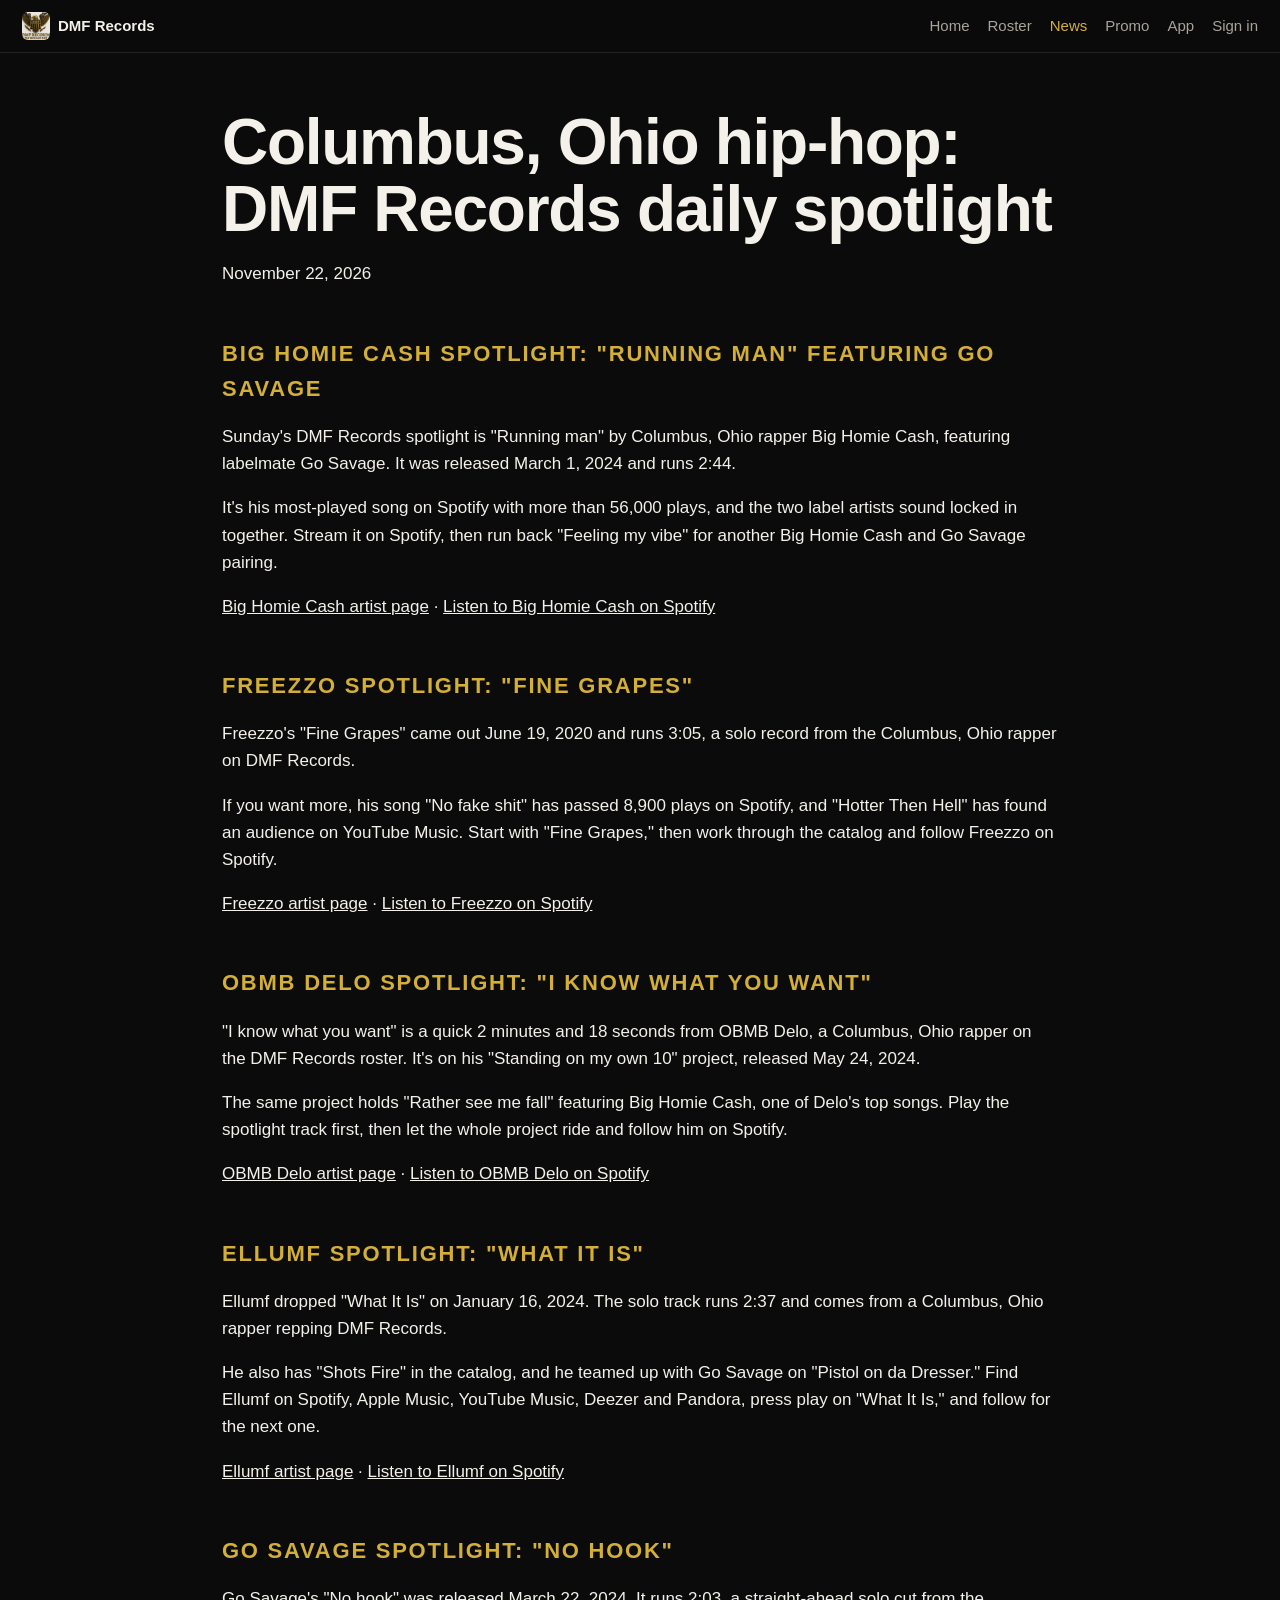
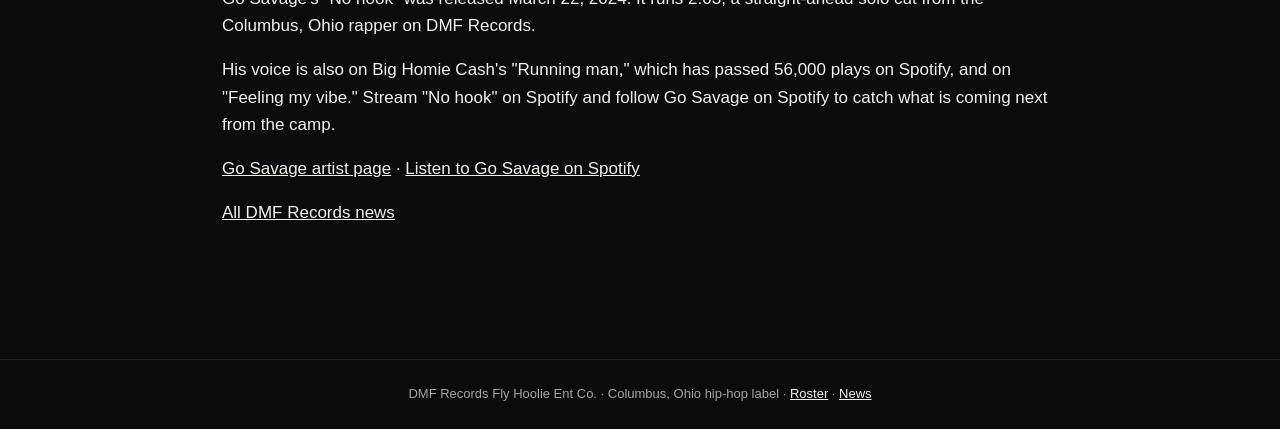
<file: news-2026-11-22.html>
<!doctype html><html lang="en"><head><meta charset="utf-8"><meta name="viewport" content="width=device-width, initial-scale=1">
<title>DMF Records News November 22, 2026 | Columbus, Ohio Hip-Hop: Big Homie Cash, Freezzo, OBMB Delo, Ellumf, Go Savage</title><meta name="description" content="Daily spotlight on Columbus, Ohio rappers Big Homie Cash, Freezzo, OBMB Delo, Ellumf, Go Savage from DMF Records, November 22, 2026."><link rel="canonical" href="https://dmfcorporation.biz/news-2026-11-22.html"><meta name="robots" content="index,follow">
<meta property="og:site_name" content="DMF Records"><meta property="og:title" content="DMF Records News November 22, 2026 | Columbus, Ohio Hip-Hop: Big Homie Cash, Freezzo, OBMB Delo, Ellumf, Go Savage"><meta property="og:description" content="Daily spotlight on Columbus, Ohio rappers Big Homie Cash, Freezzo, OBMB Delo, Ellumf, Go Savage from DMF Records, November 22, 2026."><meta property="og:url" content="https://dmfcorporation.biz/news-2026-11-22.html"><meta property="og:type" content="article"><meta property="og:image" content="https://dmfcorporation.biz/dmf-logo.png">
<link rel="stylesheet" href="styles.css"><link rel="icon" href="icon.png"><script src="/js/dmf-nav.js" defer></script><script type="application/ld+json">{
 "@context": "https://schema.org",
 "@graph": [
  {
   "@type": "NewsArticle",
   "headline": "Big Homie Cash spotlight: \"Running man\" featuring Go Savage",
   "datePublished": "2026-11-22",
   "url": "https://dmfcorporation.biz/news-2026-11-22.html#big-homie-cash",
   "about": {
    "@type": "MusicGroup",
    "name": "Big Homie Cash",
    "url": "https://dmfcorporation.biz/big-homie-cash.html",
    "sameAs": [
     "https://open.spotify.com/artist/40z5aBKSs2Wtdori0baO1l"
    ],
    "foundingLocation": {
     "@type": "Place",
     "name": "Columbus, Ohio"
    }
   },
   "publisher": {
    "@type": "Organization",
    "name": "DMF Records",
    "url": "https://dmfcorporation.biz/"
   },
   "author": {
    "@type": "Organization",
    "name": "DMF Records"
   }
  },
  {
   "@type": "NewsArticle",
   "headline": "Freezzo spotlight: \"Fine Grapes\"",
   "datePublished": "2026-11-22",
   "url": "https://dmfcorporation.biz/news-2026-11-22.html#freezzo",
   "about": {
    "@type": "MusicGroup",
    "name": "Freezzo",
    "url": "https://dmfcorporation.biz/freezzo.html",
    "sameAs": [
     "https://open.spotify.com/artist/4ksrusI7XnIdyuN6a3LtMj"
    ],
    "foundingLocation": {
     "@type": "Place",
     "name": "Columbus, Ohio"
    }
   },
   "publisher": {
    "@type": "Organization",
    "name": "DMF Records",
    "url": "https://dmfcorporation.biz/"
   },
   "author": {
    "@type": "Organization",
    "name": "DMF Records"
   }
  },
  {
   "@type": "NewsArticle",
   "headline": "OBMB Delo spotlight: \"I know what you want\"",
   "datePublished": "2026-11-22",
   "url": "https://dmfcorporation.biz/news-2026-11-22.html#obmb-delo",
   "about": {
    "@type": "MusicGroup",
    "name": "OBMB Delo",
    "url": "https://dmfcorporation.biz/obmb-delo.html",
    "sameAs": [
     "https://open.spotify.com/artist/6yjdymBNWSyr39uuuweOfT"
    ],
    "foundingLocation": {
     "@type": "Place",
     "name": "Columbus, Ohio"
    }
   },
   "publisher": {
    "@type": "Organization",
    "name": "DMF Records",
    "url": "https://dmfcorporation.biz/"
   },
   "author": {
    "@type": "Organization",
    "name": "DMF Records"
   }
  },
  {
   "@type": "NewsArticle",
   "headline": "Ellumf spotlight: \"What It Is\"",
   "datePublished": "2026-11-22",
   "url": "https://dmfcorporation.biz/news-2026-11-22.html#ellumf",
   "about": {
    "@type": "MusicGroup",
    "name": "Ellumf",
    "url": "https://dmfcorporation.biz/ellumf.html",
    "sameAs": [
     "https://open.spotify.com/artist/1qRYWwte7XrBOLzKZfx5ne"
    ],
    "foundingLocation": {
     "@type": "Place",
     "name": "Columbus, Ohio"
    }
   },
   "publisher": {
    "@type": "Organization",
    "name": "DMF Records",
    "url": "https://dmfcorporation.biz/"
   },
   "author": {
    "@type": "Organization",
    "name": "DMF Records"
   }
  },
  {
   "@type": "NewsArticle",
   "headline": "Go Savage spotlight: \"No hook\"",
   "datePublished": "2026-11-22",
   "url": "https://dmfcorporation.biz/news-2026-11-22.html#go-savage",
   "about": {
    "@type": "MusicGroup",
    "name": "Go Savage",
    "url": "https://dmfcorporation.biz/go-savage.html",
    "sameAs": [
     "https://open.spotify.com/artist/5qGClg4MZsh2r5ZD88rtEZ"
    ],
    "foundingLocation": {
     "@type": "Place",
     "name": "Columbus, Ohio"
    }
   },
   "publisher": {
    "@type": "Organization",
    "name": "DMF Records",
    "url": "https://dmfcorporation.biz/"
   },
   "author": {
    "@type": "Organization",
    "name": "DMF Records"
   }
  }
 ]
}</script></head><body>
<nav class="dmf-nav" aria-label="DMF Records"><a href="/" class="brand"><img src="/icon.png" alt="">DMF Records</a><span><a href="/">Home</a><a href="/roster.html">Roster</a><a href="/news.html">News</a><a href="/promo.html">Promo</a><a href="/app/" data-dmf="app">App</a><a href="/app/" data-dmf="auth">Sign in</a></span></nav><div class="wrap"><h1>Columbus, Ohio hip-hop: DMF Records daily spotlight</h1><p><time datetime='2026-11-22'>November 22, 2026</time></p><article id='big-homie-cash'><h2>Big Homie Cash spotlight: &quot;Running man&quot; featuring Go Savage</h2><p>Sunday&#x27;s DMF Records spotlight is &quot;Running man&quot; by Columbus, Ohio rapper Big Homie Cash, featuring labelmate Go Savage. It was released March 1, 2024 and runs 2:44.</p><p>It&#x27;s his most-played song on Spotify with more than 56,000 plays, and the two label artists sound locked in together. Stream it on Spotify, then run back &quot;Feeling my vibe&quot; for another Big Homie Cash and Go Savage pairing.</p><p><a href='big-homie-cash.html'>Big Homie Cash artist page</a> · <a href='https://open.spotify.com/artist/40z5aBKSs2Wtdori0baO1l'>Listen to Big Homie Cash on Spotify</a></p></article><article id='freezzo'><h2>Freezzo spotlight: &quot;Fine Grapes&quot;</h2><p>Freezzo&#x27;s &quot;Fine Grapes&quot; came out June 19, 2020 and runs 3:05, a solo record from the Columbus, Ohio rapper on DMF Records.</p><p>If you want more, his song &quot;No fake shit&quot; has passed 8,900 plays on Spotify, and &quot;Hotter Then Hell&quot; has found an audience on YouTube Music. Start with &quot;Fine Grapes,&quot; then work through the catalog and follow Freezzo on Spotify.</p><p><a href='freezzo.html'>Freezzo artist page</a> · <a href='https://open.spotify.com/artist/4ksrusI7XnIdyuN6a3LtMj'>Listen to Freezzo on Spotify</a></p></article><article id='obmb-delo'><h2>OBMB Delo spotlight: &quot;I know what you want&quot;</h2><p>&quot;I know what you want&quot; is a quick 2 minutes and 18 seconds from OBMB Delo, a Columbus, Ohio rapper on the DMF Records roster. It&#x27;s on his &quot;Standing on my own 10&quot; project, released May 24, 2024.</p><p>The same project holds &quot;Rather see me fall&quot; featuring Big Homie Cash, one of Delo&#x27;s top songs. Play the spotlight track first, then let the whole project ride and follow him on Spotify.</p><p><a href='obmb-delo.html'>OBMB Delo artist page</a> · <a href='https://open.spotify.com/artist/6yjdymBNWSyr39uuuweOfT'>Listen to OBMB Delo on Spotify</a></p></article><article id='ellumf'><h2>Ellumf spotlight: &quot;What It Is&quot;</h2><p>Ellumf dropped &quot;What It Is&quot; on January 16, 2024. The solo track runs 2:37 and comes from a Columbus, Ohio rapper repping DMF Records.</p><p>He also has &quot;Shots Fire&quot; in the catalog, and he teamed up with Go Savage on &quot;Pistol on da Dresser.&quot; Find Ellumf on Spotify, Apple Music, YouTube Music, Deezer and Pandora, press play on &quot;What It Is,&quot; and follow for the next one.</p><p><a href='ellumf.html'>Ellumf artist page</a> · <a href='https://open.spotify.com/artist/1qRYWwte7XrBOLzKZfx5ne'>Listen to Ellumf on Spotify</a></p></article><article id='go-savage'><h2>Go Savage spotlight: &quot;No hook&quot;</h2><p>Go Savage&#x27;s &quot;No hook&quot; was released March 22, 2024. It runs 2:03, a straight-ahead solo cut from the Columbus, Ohio rapper on DMF Records.</p><p>His voice is also on Big Homie Cash&#x27;s &quot;Running man,&quot; which has passed 56,000 plays on Spotify, and on &quot;Feeling my vibe.&quot; Stream &quot;No hook&quot; on Spotify and follow Go Savage on Spotify to catch what is coming next from the camp.</p><p><a href='go-savage.html'>Go Savage artist page</a> · <a href='https://open.spotify.com/artist/5qGClg4MZsh2r5ZD88rtEZ'>Listen to Go Savage on Spotify</a></p></article><p><a href='news.html'>All DMF Records news</a></p></div><footer style="text-align:center;padding:24px">DMF Records Fly Hoolie Ent Co. · Columbus, Ohio hip-hop label · <a href="roster.html">Roster</a> · <a href="news.html">News</a></footer></body></html>
</file>
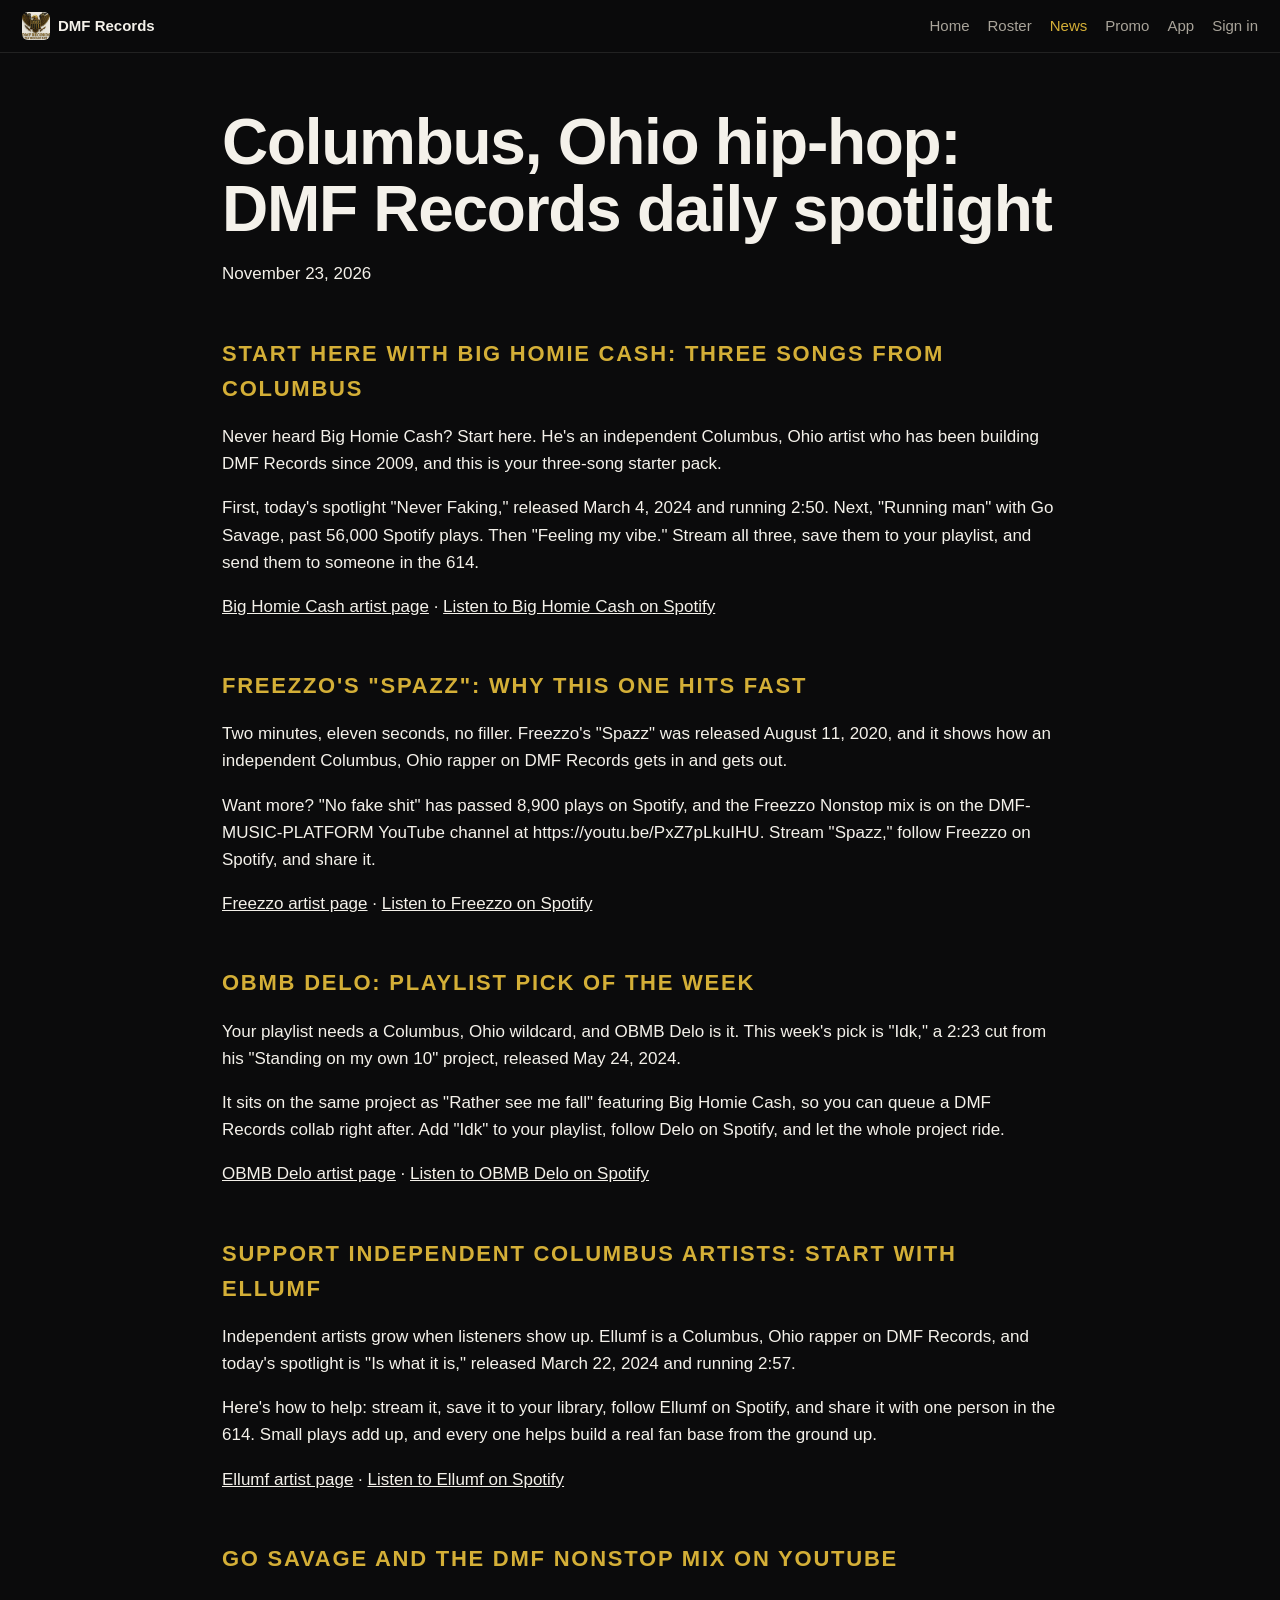
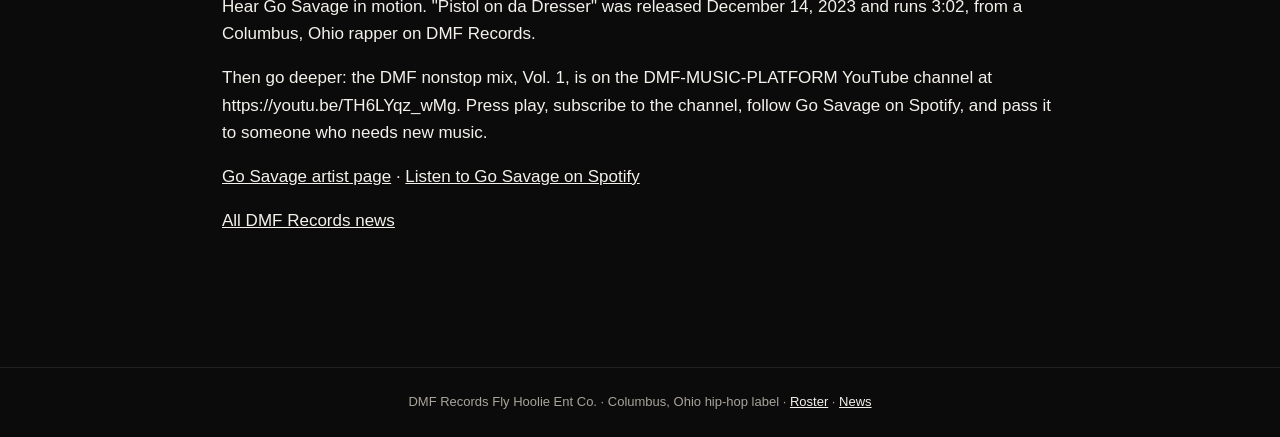
<file: news-2026-11-23.html>
<!doctype html><html lang="en"><head><meta charset="utf-8"><meta name="viewport" content="width=device-width, initial-scale=1">
<title>DMF Records News November 23, 2026 | Columbus, Ohio Hip-Hop: Big Homie Cash, Freezzo, OBMB Delo, Ellumf, Go Savage</title><meta name="description" content="Daily spotlight on Columbus, Ohio rappers Big Homie Cash, Freezzo, OBMB Delo, Ellumf, Go Savage from DMF Records, November 23, 2026."><link rel="canonical" href="https://dmfcorporation.biz/news-2026-11-23.html"><meta name="robots" content="index,follow">
<meta property="og:site_name" content="DMF Records"><meta property="og:title" content="DMF Records News November 23, 2026 | Columbus, Ohio Hip-Hop: Big Homie Cash, Freezzo, OBMB Delo, Ellumf, Go Savage"><meta property="og:description" content="Daily spotlight on Columbus, Ohio rappers Big Homie Cash, Freezzo, OBMB Delo, Ellumf, Go Savage from DMF Records, November 23, 2026."><meta property="og:url" content="https://dmfcorporation.biz/news-2026-11-23.html"><meta property="og:type" content="article"><meta property="og:image" content="https://dmfcorporation.biz/dmf-logo.png">
<link rel="stylesheet" href="styles.css"><link rel="icon" href="icon.png"><script src="/js/dmf-nav.js" defer></script><script type="application/ld+json">{
 "@context": "https://schema.org",
 "@graph": [
  {
   "@type": "NewsArticle",
   "headline": "Start Here With Big Homie Cash: Three Songs From Columbus",
   "datePublished": "2026-11-23",
   "url": "https://dmfcorporation.biz/news-2026-11-23.html#big-homie-cash",
   "about": {
    "@type": "MusicGroup",
    "name": "Big Homie Cash",
    "url": "https://dmfcorporation.biz/big-homie-cash.html",
    "sameAs": [
     "https://open.spotify.com/artist/40z5aBKSs2Wtdori0baO1l"
    ],
    "foundingLocation": {
     "@type": "Place",
     "name": "Columbus, Ohio"
    }
   },
   "publisher": {
    "@type": "Organization",
    "name": "DMF Records",
    "url": "https://dmfcorporation.biz/"
   },
   "author": {
    "@type": "Organization",
    "name": "DMF Records"
   }
  },
  {
   "@type": "NewsArticle",
   "headline": "Freezzo's \"Spazz\": Why This One Hits Fast",
   "datePublished": "2026-11-23",
   "url": "https://dmfcorporation.biz/news-2026-11-23.html#freezzo",
   "about": {
    "@type": "MusicGroup",
    "name": "Freezzo",
    "url": "https://dmfcorporation.biz/freezzo.html",
    "sameAs": [
     "https://open.spotify.com/artist/4ksrusI7XnIdyuN6a3LtMj"
    ],
    "foundingLocation": {
     "@type": "Place",
     "name": "Columbus, Ohio"
    }
   },
   "publisher": {
    "@type": "Organization",
    "name": "DMF Records",
    "url": "https://dmfcorporation.biz/"
   },
   "author": {
    "@type": "Organization",
    "name": "DMF Records"
   }
  },
  {
   "@type": "NewsArticle",
   "headline": "OBMB Delo: Playlist Pick of the Week",
   "datePublished": "2026-11-23",
   "url": "https://dmfcorporation.biz/news-2026-11-23.html#obmb-delo",
   "about": {
    "@type": "MusicGroup",
    "name": "OBMB Delo",
    "url": "https://dmfcorporation.biz/obmb-delo.html",
    "sameAs": [
     "https://open.spotify.com/artist/6yjdymBNWSyr39uuuweOfT"
    ],
    "foundingLocation": {
     "@type": "Place",
     "name": "Columbus, Ohio"
    }
   },
   "publisher": {
    "@type": "Organization",
    "name": "DMF Records",
    "url": "https://dmfcorporation.biz/"
   },
   "author": {
    "@type": "Organization",
    "name": "DMF Records"
   }
  },
  {
   "@type": "NewsArticle",
   "headline": "Support Independent Columbus Artists: Start With Ellumf",
   "datePublished": "2026-11-23",
   "url": "https://dmfcorporation.biz/news-2026-11-23.html#ellumf",
   "about": {
    "@type": "MusicGroup",
    "name": "Ellumf",
    "url": "https://dmfcorporation.biz/ellumf.html",
    "sameAs": [
     "https://open.spotify.com/artist/1qRYWwte7XrBOLzKZfx5ne"
    ],
    "foundingLocation": {
     "@type": "Place",
     "name": "Columbus, Ohio"
    }
   },
   "publisher": {
    "@type": "Organization",
    "name": "DMF Records",
    "url": "https://dmfcorporation.biz/"
   },
   "author": {
    "@type": "Organization",
    "name": "DMF Records"
   }
  },
  {
   "@type": "NewsArticle",
   "headline": "Go Savage and the DMF Nonstop Mix on YouTube",
   "datePublished": "2026-11-23",
   "url": "https://dmfcorporation.biz/news-2026-11-23.html#go-savage",
   "about": {
    "@type": "MusicGroup",
    "name": "Go Savage",
    "url": "https://dmfcorporation.biz/go-savage.html",
    "sameAs": [
     "https://open.spotify.com/artist/5qGClg4MZsh2r5ZD88rtEZ"
    ],
    "foundingLocation": {
     "@type": "Place",
     "name": "Columbus, Ohio"
    }
   },
   "publisher": {
    "@type": "Organization",
    "name": "DMF Records",
    "url": "https://dmfcorporation.biz/"
   },
   "author": {
    "@type": "Organization",
    "name": "DMF Records"
   }
  }
 ]
}</script></head><body>
<nav class="dmf-nav" aria-label="DMF Records"><a href="/" class="brand"><img src="/icon.png" alt="">DMF Records</a><span><a href="/">Home</a><a href="/roster.html">Roster</a><a href="/news.html">News</a><a href="/promo.html">Promo</a><a href="/app/" data-dmf="app">App</a><a href="/app/" data-dmf="auth">Sign in</a></span></nav><div class="wrap"><h1>Columbus, Ohio hip-hop: DMF Records daily spotlight</h1><p><time datetime='2026-11-23'>November 23, 2026</time></p><article id='big-homie-cash'><h2>Start Here With Big Homie Cash: Three Songs From Columbus</h2><p>Never heard Big Homie Cash? Start here. He&#x27;s an independent Columbus, Ohio artist who has been building DMF Records since 2009, and this is your three-song starter pack.</p><p>First, today&#x27;s spotlight &quot;Never Faking,&quot; released March 4, 2024 and running 2:50. Next, &quot;Running man&quot; with Go Savage, past 56,000 Spotify plays. Then &quot;Feeling my vibe.&quot; Stream all three, save them to your playlist, and send them to someone in the 614.</p><p><a href='big-homie-cash.html'>Big Homie Cash artist page</a> · <a href='https://open.spotify.com/artist/40z5aBKSs2Wtdori0baO1l'>Listen to Big Homie Cash on Spotify</a></p></article><article id='freezzo'><h2>Freezzo&#x27;s &quot;Spazz&quot;: Why This One Hits Fast</h2><p>Two minutes, eleven seconds, no filler. Freezzo&#x27;s &quot;Spazz&quot; was released August 11, 2020, and it shows how an independent Columbus, Ohio rapper on DMF Records gets in and gets out.</p><p>Want more? &quot;No fake shit&quot; has passed 8,900 plays on Spotify, and the Freezzo Nonstop mix is on the DMF-MUSIC-PLATFORM YouTube channel at https://youtu.be/PxZ7pLkuIHU. Stream &quot;Spazz,&quot; follow Freezzo on Spotify, and share it.</p><p><a href='freezzo.html'>Freezzo artist page</a> · <a href='https://open.spotify.com/artist/4ksrusI7XnIdyuN6a3LtMj'>Listen to Freezzo on Spotify</a></p></article><article id='obmb-delo'><h2>OBMB Delo: Playlist Pick of the Week</h2><p>Your playlist needs a Columbus, Ohio wildcard, and OBMB Delo is it. This week&#x27;s pick is &quot;Idk,&quot; a 2:23 cut from his &quot;Standing on my own 10&quot; project, released May 24, 2024.</p><p>It sits on the same project as &quot;Rather see me fall&quot; featuring Big Homie Cash, so you can queue a DMF Records collab right after. Add &quot;Idk&quot; to your playlist, follow Delo on Spotify, and let the whole project ride.</p><p><a href='obmb-delo.html'>OBMB Delo artist page</a> · <a href='https://open.spotify.com/artist/6yjdymBNWSyr39uuuweOfT'>Listen to OBMB Delo on Spotify</a></p></article><article id='ellumf'><h2>Support Independent Columbus Artists: Start With Ellumf</h2><p>Independent artists grow when listeners show up. Ellumf is a Columbus, Ohio rapper on DMF Records, and today&#x27;s spotlight is &quot;Is what it is,&quot; released March 22, 2024 and running 2:57.</p><p>Here&#x27;s how to help: stream it, save it to your library, follow Ellumf on Spotify, and share it with one person in the 614. Small plays add up, and every one helps build a real fan base from the ground up.</p><p><a href='ellumf.html'>Ellumf artist page</a> · <a href='https://open.spotify.com/artist/1qRYWwte7XrBOLzKZfx5ne'>Listen to Ellumf on Spotify</a></p></article><article id='go-savage'><h2>Go Savage and the DMF Nonstop Mix on YouTube</h2><p>Hear Go Savage in motion. &quot;Pistol on da Dresser&quot; was released December 14, 2023 and runs 3:02, from a Columbus, Ohio rapper on DMF Records.</p><p>Then go deeper: the DMF nonstop mix, Vol. 1, is on the DMF-MUSIC-PLATFORM YouTube channel at https://youtu.be/TH6LYqz_wMg. Press play, subscribe to the channel, follow Go Savage on Spotify, and pass it to someone who needs new music.</p><p><a href='go-savage.html'>Go Savage artist page</a> · <a href='https://open.spotify.com/artist/5qGClg4MZsh2r5ZD88rtEZ'>Listen to Go Savage on Spotify</a></p></article><p><a href='news.html'>All DMF Records news</a></p></div><footer style="text-align:center;padding:24px">DMF Records Fly Hoolie Ent Co. · Columbus, Ohio hip-hop label · <a href="roster.html">Roster</a> · <a href="news.html">News</a></footer></body></html>
</file>
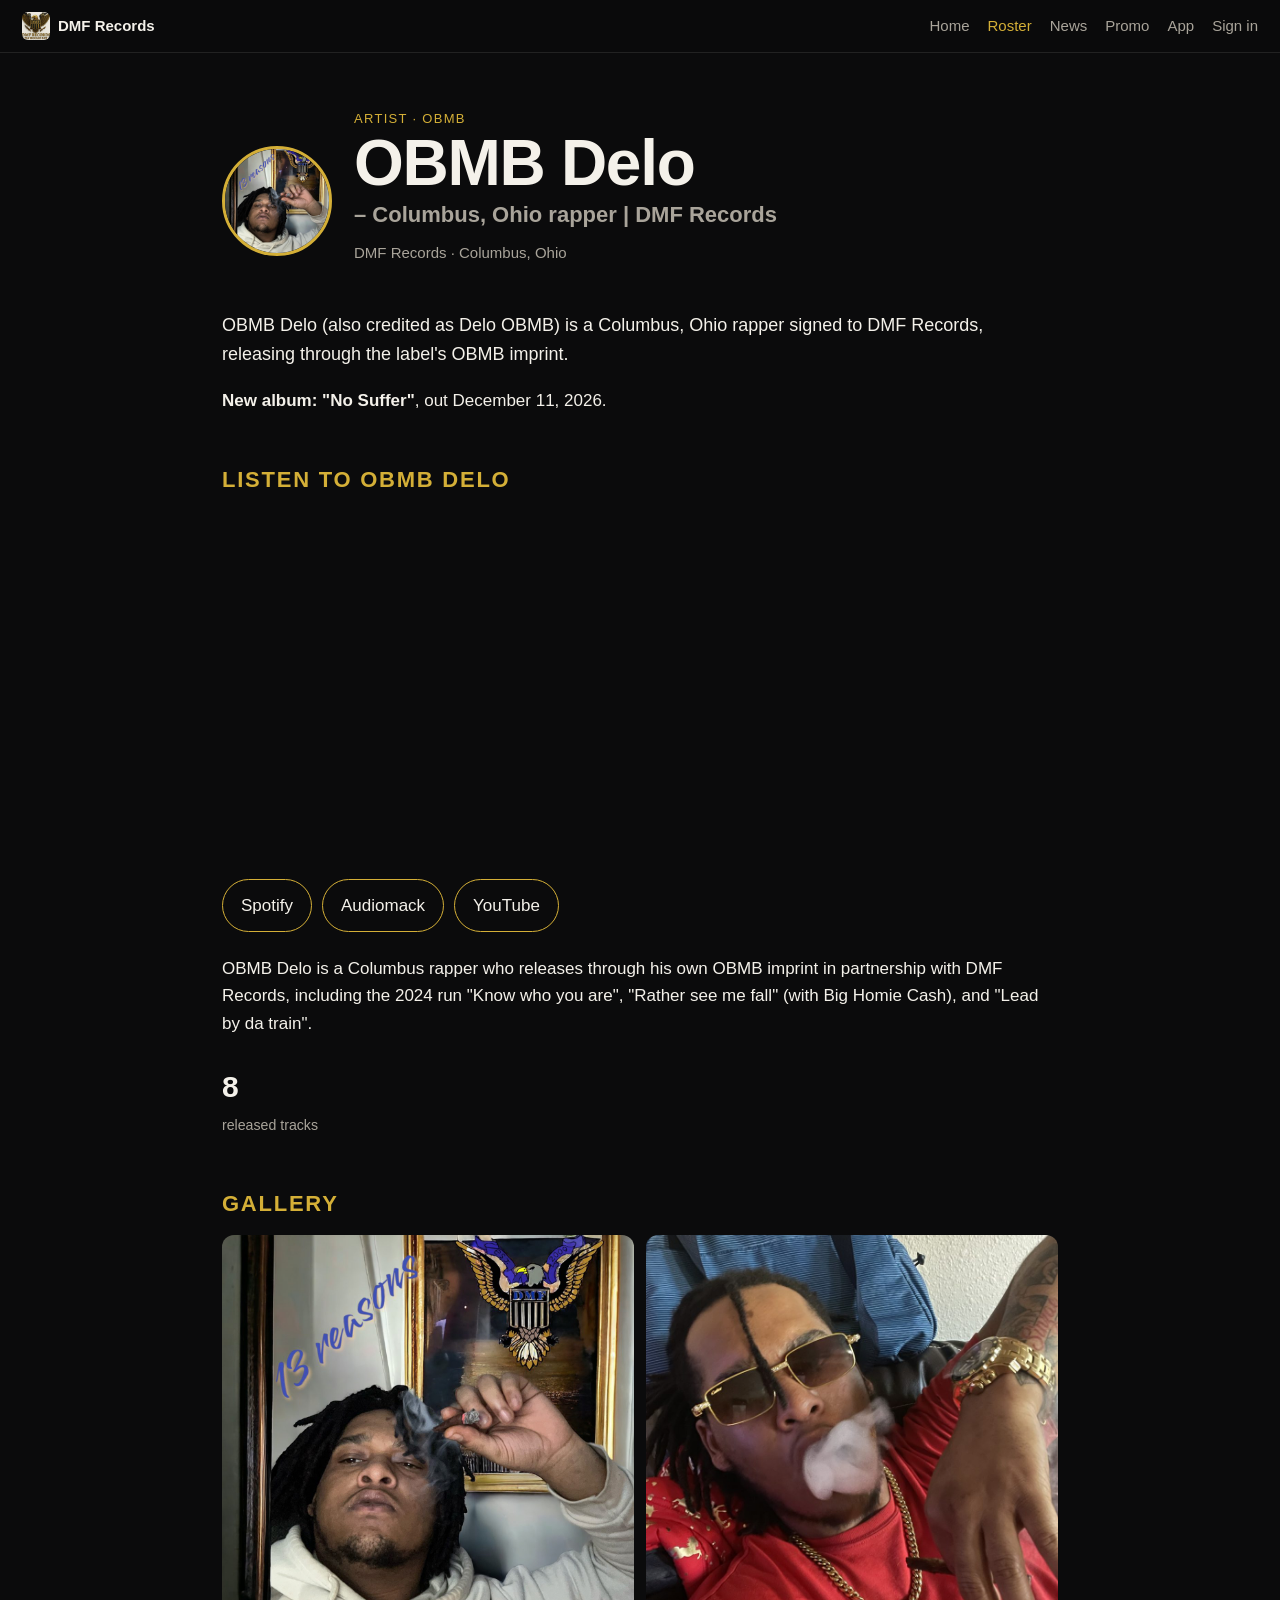
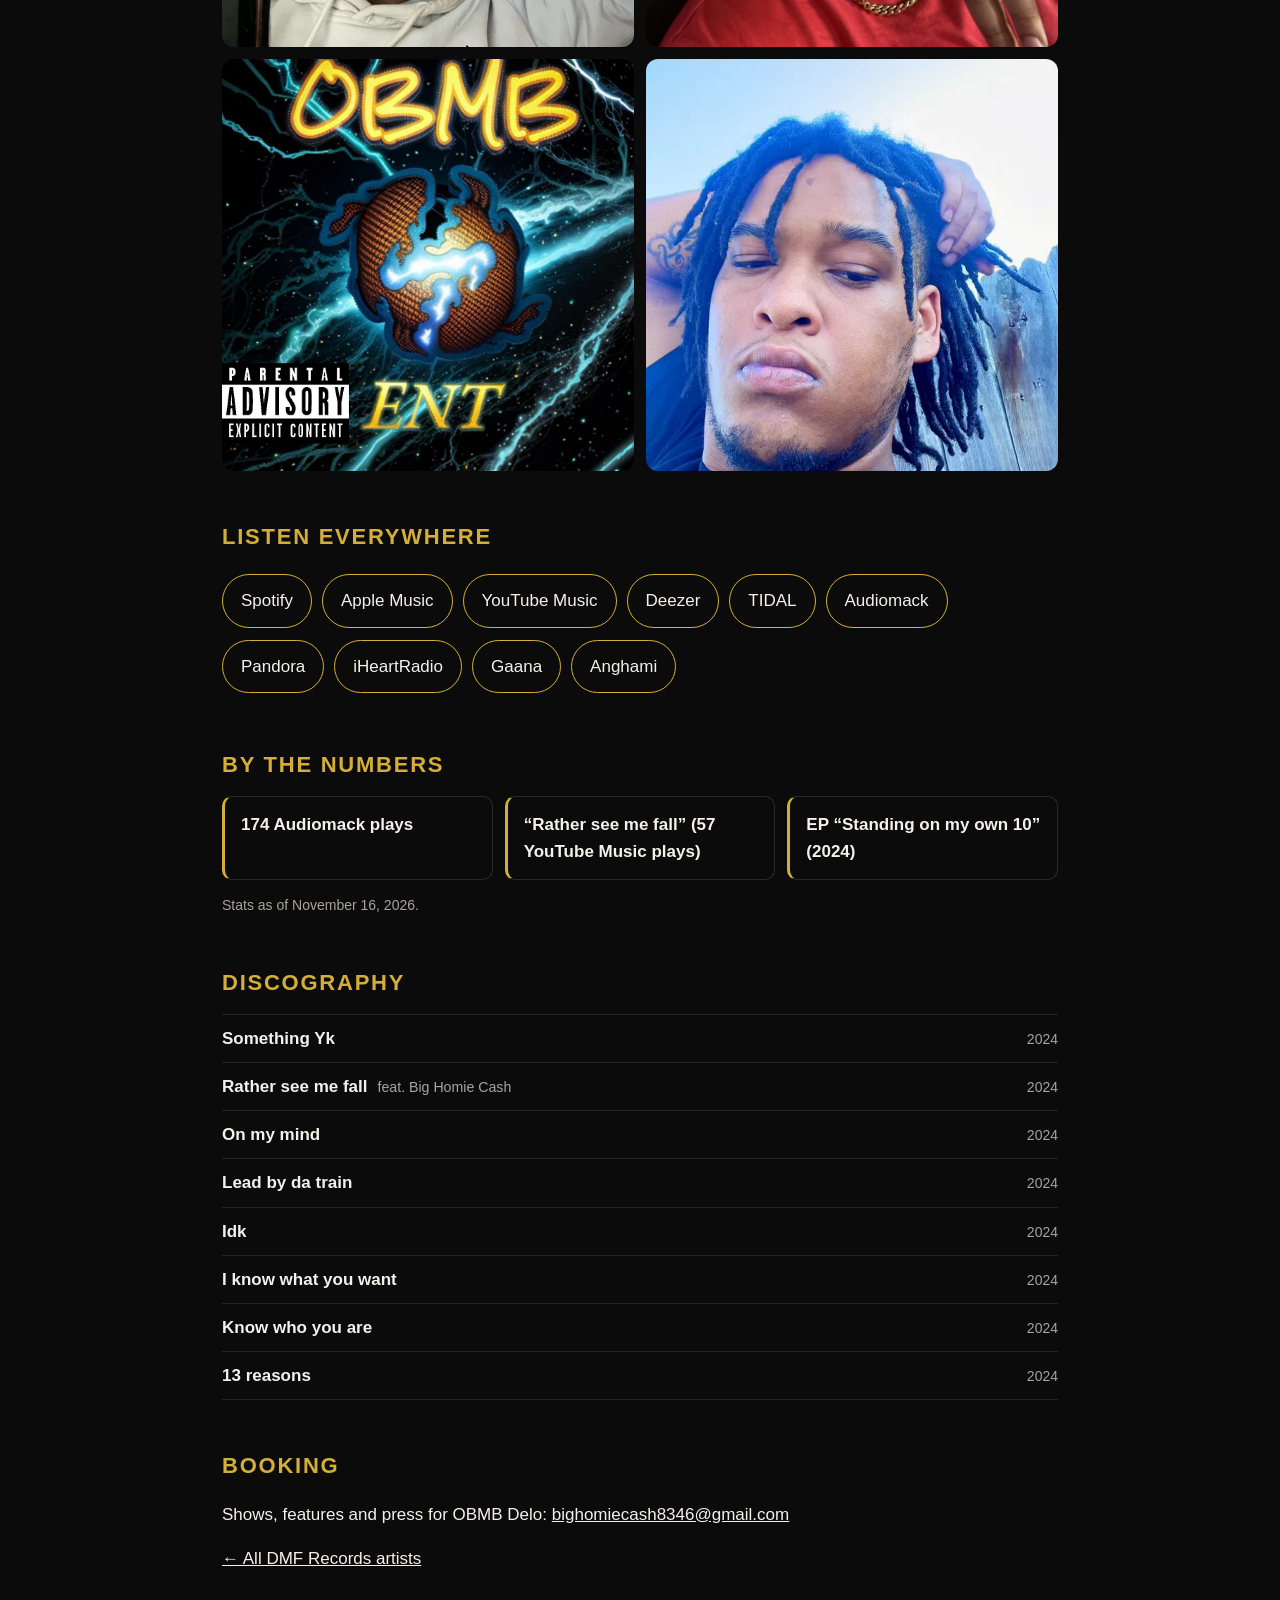
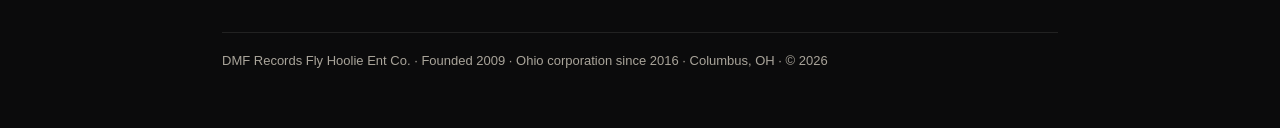
<file: obmb-delo.html>
<!doctype html><html lang="en"><head><meta charset="utf-8"><meta name="viewport" content="width=device-width, initial-scale=1">
<title>OBMB Delo – Columbus, Ohio Rapper | DMF Records</title>
<meta name="description" content="OBMB Delo (also credited as Delo OBMB) is a Columbus, Ohio rapper signed to DMF Records, releasing through the label&#x27;s OBMB imprint. Stream OBMB Delo on Spotify, Audiomack and YouTube.">
<link rel="canonical" href="https://dmfcorporation.biz/obmb-delo.html">
<meta name="robots" content="index,follow">
<meta property="og:site_name" content="DMF Records">
<meta property="og:title" content="OBMB Delo – Columbus, Ohio Rapper | DMF Records">
<meta property="og:description" content="OBMB Delo (also credited as Delo OBMB) is a Columbus, Ohio rapper signed to DMF Records, releasing through the label&#x27;s OBMB imprint. Stream OBMB Delo on Spotify, Audiomack and YouTube.">
<meta property="og:url" content="https://dmfcorporation.biz/obmb-delo.html">
<meta property="og:type" content="profile">
<meta property="og:image" content="https://dmfcorporation.biz/images/obmb-delo-1.jpg">
<meta property="og:locale" content="en_US">
<meta name="twitter:card" content="summary_large_image">
<meta name="twitter:title" content="OBMB Delo – Columbus, Ohio Rapper | DMF Records">
<meta name="twitter:description" content="OBMB Delo (also credited as Delo OBMB) is a Columbus, Ohio rapper signed to DMF Records, releasing through the label&#x27;s OBMB imprint. Stream OBMB Delo on Spotify, Audiomack and YouTube.">
<meta name="twitter:image" content="https://dmfcorporation.biz/images/obmb-delo-1.jpg">
<script type="application/ld+json">
{
 "@type": "MusicGroup",
 "@id": "https://dmfcorporation.biz/obmb-delo.html#artist",
 "name": "OBMB Delo",
 "url": "https://dmfcorporation.biz/obmb-delo.html",
 "genre": [
  "Hip hop",
  "Rap"
 ],
 "foundingLocation": {
  "@type": "Place",
  "name": "Columbus, Ohio",
  "address": {
   "@type": "PostalAddress",
   "addressLocality": "Columbus",
   "addressRegion": "OH",
   "addressCountry": "US"
  }
 },
 "sameAs": [
  "https://open.spotify.com/artist/6yjdymBNWSyr39uuuweOfT",
  "https://audiomack.com/obmb-delo",
  "https://www.youtube.com/channel/UCvdN7HNs75SSCgJf9J40myA",
  "https://music.apple.com/us/artist/obmb-delo/1641155757"
 ],
 "@context": "https://schema.org",
 "description": "OBMB Delo (also credited as Delo OBMB) is a Columbus, Ohio rapper signed to DMF Records, releasing through the label's OBMB imprint.",
 "image": "https://dmfcorporation.biz/images/obmb-delo-1.jpg",
 "recordLabel": {
  "@type": "Organization",
  "@id": "https://dmfcorporation.biz/#label",
  "name": "DMF Records",
  "url": "https://dmfcorporation.biz/"
 }
}
</script>
<link rel="icon" href="icon.png"><link rel="apple-touch-icon" href="icon.png"><link rel="stylesheet" href="styles.css"><script src="/js/dmf-nav.js" defer></script></head><body>
<nav class="dmf-nav" aria-label="DMF Records"><a href="/" class="brand"><img src="/icon.png" alt="">DMF Records</a><span><a href="/">Home</a><a href="/roster.html">Roster</a><a href="/news.html">News</a><a href="/promo.html">Promo</a><a href="/app/" data-dmf="app">App</a><a href="/app/" data-dmf="auth">Sign in</a></span></nav><div class="wrap">
<div class="hero"><img class="avatar" src="images/obmb-delo-1.jpg" alt="OBMB Delo"><div><p class="role">Artist · OBMB</p><h1>OBMB Delo <span class="h1sub">– Columbus, Ohio rapper | DMF Records</span></h1><p class="tag">DMF Records &middot; Columbus, Ohio</p></div></div>
<p class="bio">OBMB Delo (also credited as Delo OBMB) is a Columbus, Ohio rapper signed to DMF Records, releasing through the label&#x27;s OBMB imprint.</p><p><strong>New album: &quot;No Suffer&quot;</strong>, out December 11, 2026.</p>
<h2>Listen to OBMB Delo</h2><iframe class="spotify" title="OBMB Delo on Spotify" src="https://open.spotify.com/embed/artist/6yjdymBNWSyr39uuuweOfT?utm_source=generator" width="100%" height="352" frameborder="0" allow="autoplay; clipboard-write; encrypted-media; fullscreen; picture-in-picture" loading="lazy"></iframe><div class="dsp"><a class="btn" href="https://open.spotify.com/artist/6yjdymBNWSyr39uuuweOfT" target="_blank" rel="noopener">Spotify</a><a class="btn" href="https://audiomack.com/obmb-delo" target="_blank" rel="noopener">Audiomack</a><a class="btn" href="https://www.youtube.com/channel/UCvdN7HNs75SSCgJf9J40myA" target="_blank" rel="noopener">YouTube</a></div>
<p>OBMB Delo is a Columbus rapper who releases through his own OBMB imprint in partnership with DMF Records, including the 2024 run &quot;Know who you are&quot;, &quot;Rather see me fall&quot; (with Big Homie Cash), and &quot;Lead by da train&quot;.</p><div class="stats"><div><b>8</b><small>released tracks</small></div></div>
<h2>Gallery</h2><div class="gallery"><a href="images/obmb-delo-1.jpg" target="_blank"><img src="images/obmb-delo-1.jpg" alt="OBMB Delo" loading="lazy"></a><a href="images/obmb-delo-2.jpg" target="_blank"><img src="images/obmb-delo-2.jpg" alt="OBMB Delo" loading="lazy"></a><a href="images/obmb-delo-3.jpg" target="_blank"><img src="images/obmb-delo-3.jpg" alt="OBMB Delo" loading="lazy"></a><a href="images/obmb-delo-4.jpg" target="_blank"><img src="images/obmb-delo-4.jpg" alt="OBMB Delo" loading="lazy"></a></div><h2>Listen Everywhere</h2><div class="dsp"><a class="btn" href="https://open.spotify.com/artist/6yjdymBNWSyr39uuuweOfT" target="_blank" rel="noopener">Spotify</a><a class="btn" href="https://music.apple.com/us/artist/obmb-delo/1641155757" target="_blank" rel="noopener">Apple Music</a><a class="btn" href="https://music.youtube.com/channel/UCvdN7HNs75SSCgJf9J40myA" target="_blank" rel="noopener">YouTube Music</a><a class="btn" href="https://www.deezer.com/artist/224209975" target="_blank" rel="noopener">Deezer</a><a class="btn" href="https://tidal.com/artist/33995360" target="_blank" rel="noopener">TIDAL</a><a class="btn" href="https://audiomack.com/obmb-delo" target="_blank" rel="noopener">Audiomack</a><a class="btn" href="https://www.pandora.com/artist/obmb-delo/ARKJ5tqrtzbknqk" target="_blank" rel="noopener">Pandora</a><a class="btn" href="https://www.iheart.com/artist/obmb-delo-38656616/" target="_blank" rel="noopener">iHeartRadio</a><a class="btn" href="https://gaana.com/artist/obmb-delo" target="_blank" rel="noopener">Gaana</a><a class="btn" href="https://play.anghami.com/artist/15705107" target="_blank" rel="noopener">Anghami</a></div><h2>By the Numbers</h2><div class="nums"><div>174 Audiomack plays</div><div>“Rather see me fall” (57 YouTube Music plays)</div><div>EP “Standing on my own 10” (2024)</div></div><p class="asof">Stats as of November 16, 2026.</p><h2>Discography</h2><ul class="disc"><li><span>Something Yk</span><em>2024</em></li><li><span>Rather see me fall</span> <small>feat. Big Homie Cash</small><em>2024</em></li><li><span>On my mind</span><em>2024</em></li><li><span>Lead by da train</span><em>2024</em></li><li><span>Idk</span><em>2024</em></li><li><span>I know what you want</span><em>2024</em></li><li><span>Know who you are</span><em>2024</em></li><li><span>13 reasons</span><em>2024</em></li></ul>
<h2>Booking</h2><p>Shows, features and press for OBMB Delo: <a href="mailto:bighomiecash8346@gmail.com?subject=Booking%3A%20OBMB%20Delo">bighomiecash8346@gmail.com</a></p>
<p><a href="roster.html">&larr; All DMF Records artists</a></p><footer>DMF Records Fly Hoolie Ent Co. &middot; Founded 2009 &middot; Ohio corporation since 2016 &middot; Columbus, OH &middot; &copy; 2026</footer></div></body></html>
</file>
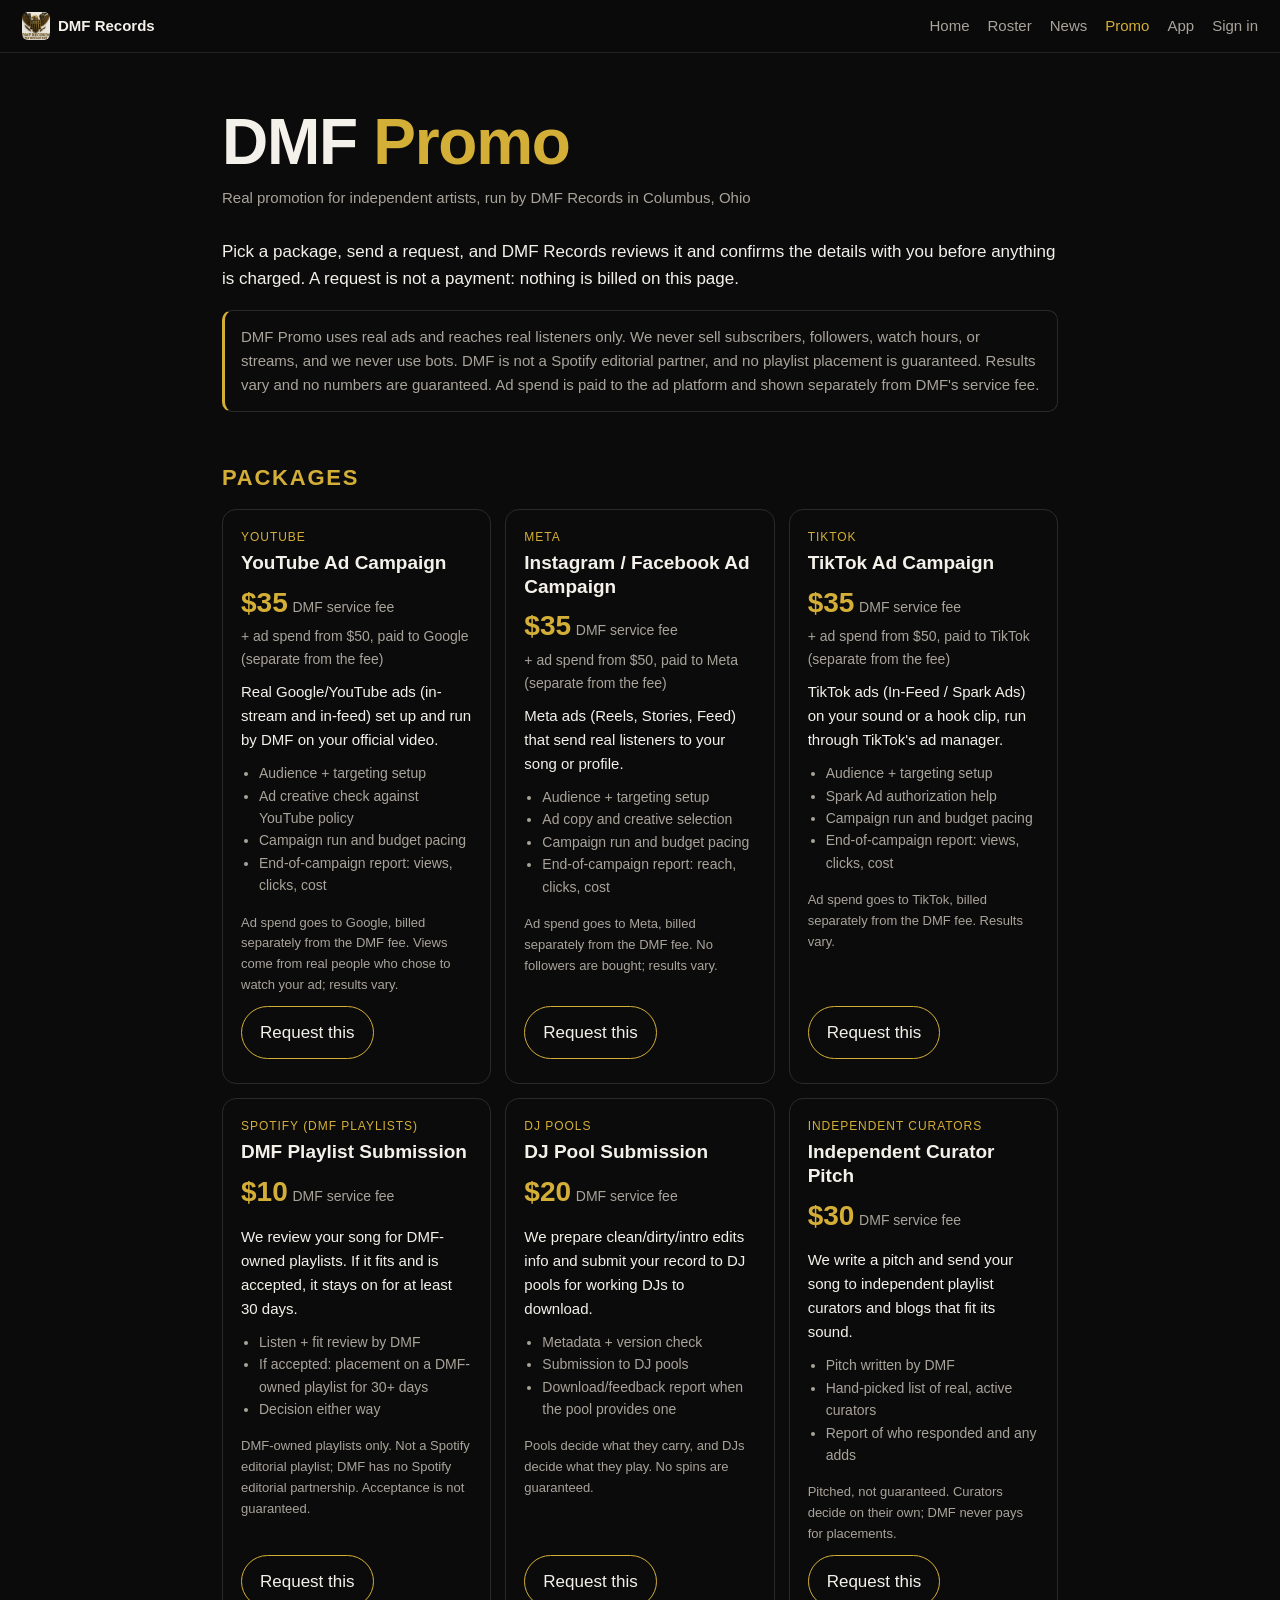
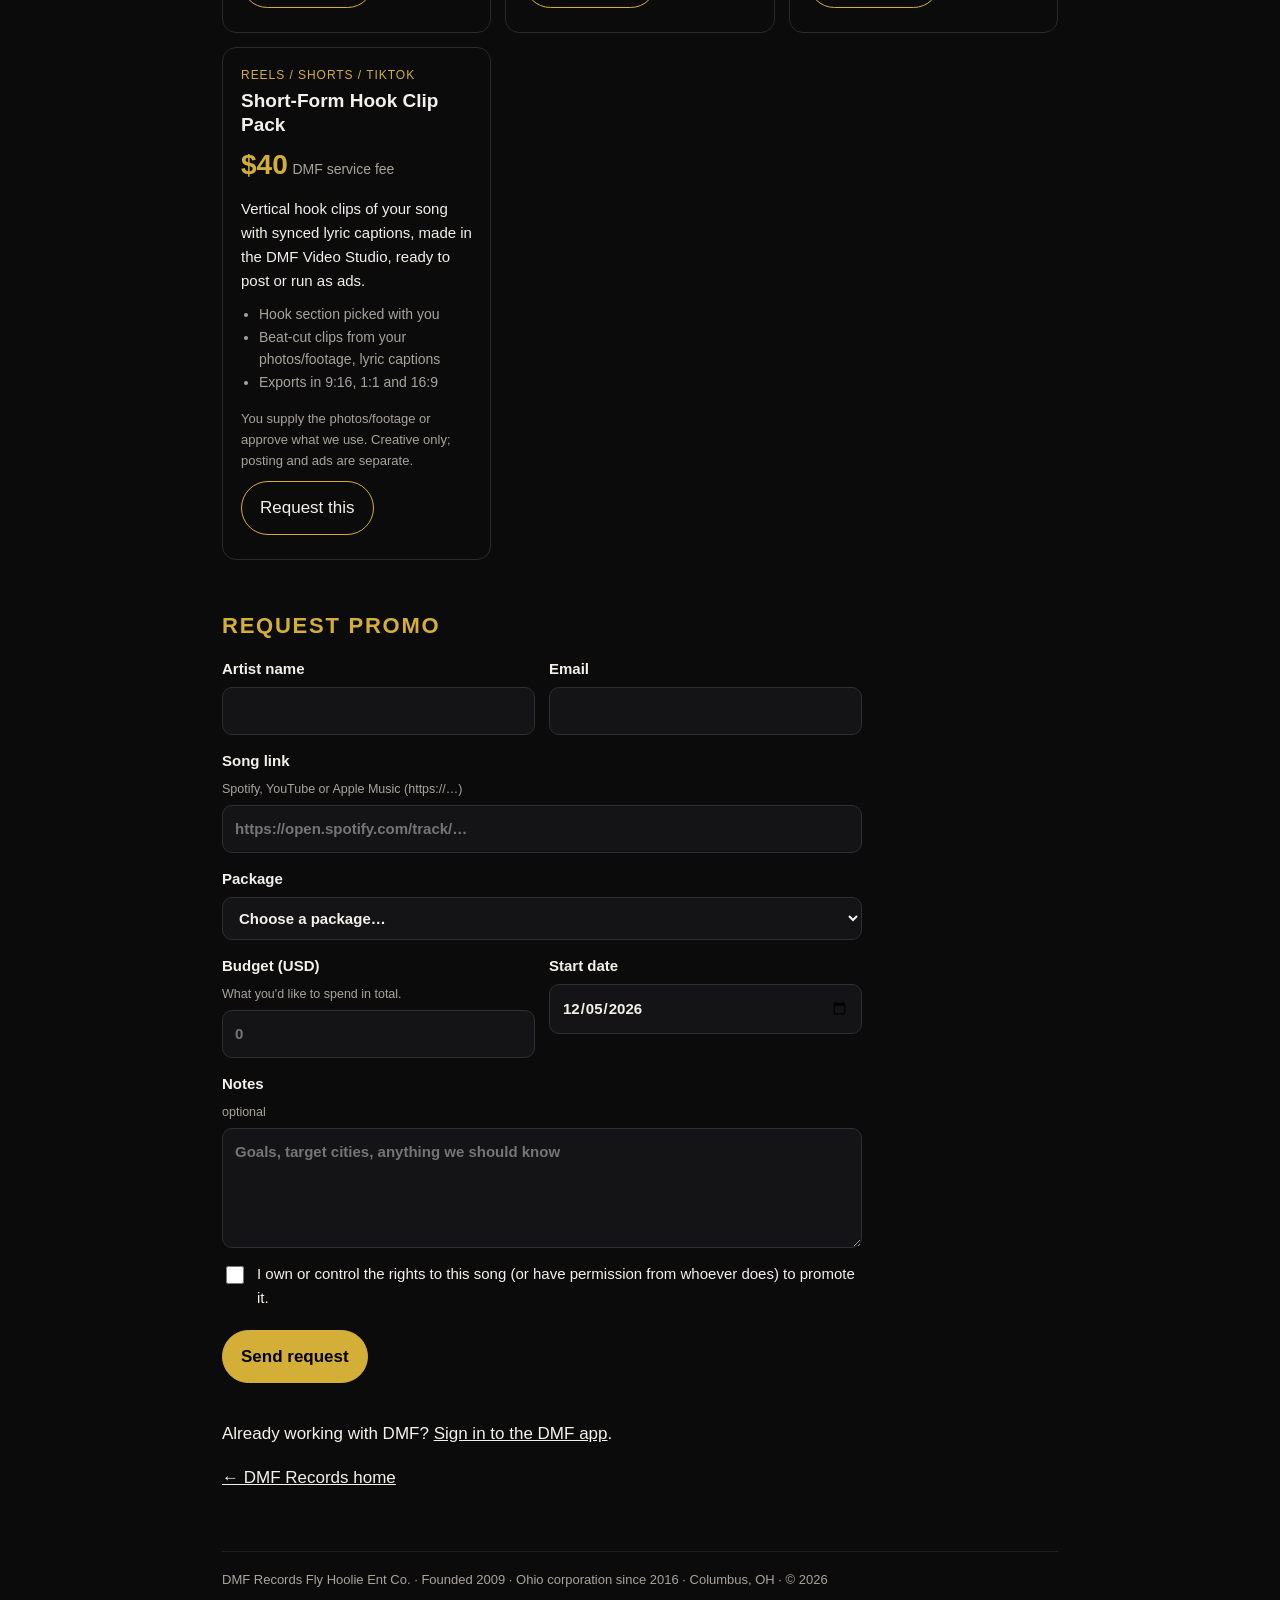
<file: promo.html>
<!doctype html><html lang="en"><head><meta charset="utf-8"><meta name="viewport" content="width=device-width, initial-scale=1">
<title>DMF Promo | Real Music Promotion for Independent Artists | DMF Records, Columbus, Ohio</title>
<meta name="description" content="DMF Promo from DMF Records: real YouTube, Instagram/Facebook and TikTok ad campaigns, DMF playlist submission, DJ pool submission, curator pitches and hook clip packs. Real listeners only, no bots.">
<link rel="canonical" href="https://dmfcorporation.biz/promo.html">
<meta name="robots" content="index,follow">
<meta property="og:site_name" content="DMF Records">
<meta property="og:title" content="DMF Promo | Real Music Promotion for Independent Artists">
<meta property="og:description" content="Real ad campaigns, DMF playlist and DJ pool submissions, curator pitches and hook clips from DMF Records. Real listeners only, no bots.">
<meta property="og:url" content="https://dmfcorporation.biz/promo.html">
<meta property="og:type" content="website">
<meta property="og:image" content="https://dmfcorporation.biz/dmf-logo.png">
<meta property="og:locale" content="en_US">
<meta name="twitter:card" content="summary_large_image">
<meta name="twitter:title" content="DMF Promo | Real Music Promotion for Independent Artists">
<meta name="twitter:description" content="Real ad campaigns, DMF playlist and DJ pool submissions, curator pitches and hook clips from DMF Records. Real listeners only, no bots.">
<meta name="twitter:image" content="https://dmfcorporation.biz/dmf-logo.png">
<script type="application/ld+json">
{
 "@context": "https://schema.org",
 "@type": "OfferCatalog",
 "name": "DMF Promo",
 "url": "https://dmfcorporation.biz/promo.html",
 "provider": {
  "@type": "Organization",
  "name": "DMF Records",
  "url": "https://dmfcorporation.biz/"
 },
 "itemListElement": [
  {
   "@type": "Offer",
   "name": "YouTube Ad Campaign",
   "description": "Real Google/YouTube ads (in-stream and in-feed) set up and run by DMF on your official video.",
   "price": "35",
   "priceCurrency": "USD",
   "url": "https://dmfcorporation.biz/promo.html#pkg-youtube_ads"
  },
  {
   "@type": "Offer",
   "name": "Instagram / Facebook Ad Campaign",
   "description": "Meta ads (Reels, Stories, Feed) that send real listeners to your song or profile.",
   "price": "35",
   "priceCurrency": "USD",
   "url": "https://dmfcorporation.biz/promo.html#pkg-meta_ads"
  },
  {
   "@type": "Offer",
   "name": "TikTok Ad Campaign",
   "description": "TikTok ads (In-Feed / Spark Ads) on your sound or a hook clip, run through TikTok's ad manager.",
   "price": "35",
   "priceCurrency": "USD",
   "url": "https://dmfcorporation.biz/promo.html#pkg-tiktok_ads"
  },
  {
   "@type": "Offer",
   "name": "DMF Playlist Submission",
   "description": "We review your song for DMF-owned playlists. If it fits and is accepted, it stays on for at least 30 days.",
   "price": "10",
   "priceCurrency": "USD",
   "url": "https://dmfcorporation.biz/promo.html#pkg-dmf_playlist"
  },
  {
   "@type": "Offer",
   "name": "DJ Pool Submission",
   "description": "We prepare clean/dirty/intro edits info and submit your record to DJ pools for working DJs to download.",
   "price": "20",
   "priceCurrency": "USD",
   "url": "https://dmfcorporation.biz/promo.html#pkg-dj_pool"
  },
  {
   "@type": "Offer",
   "name": "Independent Curator Pitch",
   "description": "We write a pitch and send your song to independent playlist curators and blogs that fit its sound.",
   "price": "30",
   "priceCurrency": "USD",
   "url": "https://dmfcorporation.biz/promo.html#pkg-curator_pitch"
  },
  {
   "@type": "Offer",
   "name": "Short-Form Hook Clip Pack",
   "description": "Vertical hook clips of your song with synced lyric captions, made in the DMF Video Studio, ready to post or run as ads.",
   "price": "40",
   "priceCurrency": "USD",
   "url": "https://dmfcorporation.biz/promo.html#pkg-hook_clips"
  }
 ]
}
</script>
<link rel="icon" href="icon.png"><link rel="apple-touch-icon" href="icon.png"><link rel="stylesheet" href="styles.css"><script src="/js/dmf-nav.js" defer></script></head><body>
<nav class="dmf-nav" aria-label="DMF Records"><a href="/" class="brand"><img src="/icon.png" alt="">DMF Records</a><span><a href="/">Home</a><a href="/roster.html">Roster</a><a href="/news.html">News</a><a href="/promo.html">Promo</a><a href="/app/" data-dmf="app">App</a><a href="/app/" data-dmf="auth">Sign in</a></span></nav><div class="wrap">
<h1>DMF <span>Promo</span></h1>
<div class="tag">Real promotion for independent artists, run by DMF Records in Columbus, Ohio</div>
<p>Pick a package, send a request, and DMF Records reviews it and confirms the details with you before anything is charged. A request is not a payment: nothing is billed on this page.</p>
<p class="disclaimer" data-disclaimer>DMF Promo uses real ads and reaches real listeners only. We never sell subscribers, followers, watch hours, or streams, and we never use bots. DMF is not a Spotify editorial partner, and no playlist placement is guaranteed. Results vary and no numbers are guaranteed. Ad spend is paid to the ad platform and shown separately from DMF's service fee.</p>
<h2>Packages</h2>
<div class="pkgs" id="pkg-grid"><div class="pkg" id="pkg-youtube_ads" data-pkg="youtube_ads"><small class="pkg-ch">YouTube</small><h3>YouTube Ad Campaign</h3><div class="price"><b>$35</b> <small>DMF service fee</small></div><div class="spend">+ ad spend from $50, paid to Google (separate from the fee)</div><p>Real Google/YouTube ads (in-stream and in-feed) set up and run by DMF on your official video.</p><ul><li>Audience + targeting setup</li><li>Ad creative check against YouTube policy</li><li>Campaign run and budget pacing</li><li>End-of-campaign report: views, clicks, cost</li></ul><p class="fine">Ad spend goes to Google, billed separately from the DMF fee. Views come from real people who chose to watch your ad; results vary.</p><a class="btn" href="#request" data-pick="youtube_ads">Request this</a></div><div class="pkg" id="pkg-meta_ads" data-pkg="meta_ads"><small class="pkg-ch">Meta</small><h3>Instagram / Facebook Ad Campaign</h3><div class="price"><b>$35</b> <small>DMF service fee</small></div><div class="spend">+ ad spend from $50, paid to Meta (separate from the fee)</div><p>Meta ads (Reels, Stories, Feed) that send real listeners to your song or profile.</p><ul><li>Audience + targeting setup</li><li>Ad copy and creative selection</li><li>Campaign run and budget pacing</li><li>End-of-campaign report: reach, clicks, cost</li></ul><p class="fine">Ad spend goes to Meta, billed separately from the DMF fee. No followers are bought; results vary.</p><a class="btn" href="#request" data-pick="meta_ads">Request this</a></div><div class="pkg" id="pkg-tiktok_ads" data-pkg="tiktok_ads"><small class="pkg-ch">TikTok</small><h3>TikTok Ad Campaign</h3><div class="price"><b>$35</b> <small>DMF service fee</small></div><div class="spend">+ ad spend from $50, paid to TikTok (separate from the fee)</div><p>TikTok ads (In-Feed / Spark Ads) on your sound or a hook clip, run through TikTok&#39;s ad manager.</p><ul><li>Audience + targeting setup</li><li>Spark Ad authorization help</li><li>Campaign run and budget pacing</li><li>End-of-campaign report: views, clicks, cost</li></ul><p class="fine">Ad spend goes to TikTok, billed separately from the DMF fee. Results vary.</p><a class="btn" href="#request" data-pick="tiktok_ads">Request this</a></div><div class="pkg" id="pkg-dmf_playlist" data-pkg="dmf_playlist"><small class="pkg-ch">Spotify (DMF playlists)</small><h3>DMF Playlist Submission</h3><div class="price"><b>$10</b> <small>DMF service fee</small></div><p>We review your song for DMF-owned playlists. If it fits and is accepted, it stays on for at least 30 days.</p><ul><li>Listen + fit review by DMF</li><li>If accepted: placement on a DMF-owned playlist for 30+ days</li><li>Decision either way</li></ul><p class="fine">DMF-owned playlists only. Not a Spotify editorial playlist; DMF has no Spotify editorial partnership. Acceptance is not guaranteed.</p><a class="btn" href="#request" data-pick="dmf_playlist">Request this</a></div><div class="pkg" id="pkg-dj_pool" data-pkg="dj_pool"><small class="pkg-ch">DJ pools</small><h3>DJ Pool Submission</h3><div class="price"><b>$20</b> <small>DMF service fee</small></div><p>We prepare clean/dirty/intro edits info and submit your record to DJ pools for working DJs to download.</p><ul><li>Metadata + version check</li><li>Submission to DJ pools</li><li>Download/feedback report when the pool provides one</li></ul><p class="fine">Pools decide what they carry, and DJs decide what they play. No spins are guaranteed.</p><a class="btn" href="#request" data-pick="dj_pool">Request this</a></div><div class="pkg" id="pkg-curator_pitch" data-pkg="curator_pitch"><small class="pkg-ch">Independent curators</small><h3>Independent Curator Pitch</h3><div class="price"><b>$30</b> <small>DMF service fee</small></div><p>We write a pitch and send your song to independent playlist curators and blogs that fit its sound.</p><ul><li>Pitch written by DMF</li><li>Hand-picked list of real, active curators</li><li>Report of who responded and any adds</li></ul><p class="fine">Pitched, not guaranteed. Curators decide on their own; DMF never pays for placements.</p><a class="btn" href="#request" data-pick="curator_pitch">Request this</a></div><div class="pkg" id="pkg-hook_clips" data-pkg="hook_clips"><small class="pkg-ch">Reels / Shorts / TikTok</small><h3>Short-Form Hook Clip Pack</h3><div class="price"><b>$40</b> <small>DMF service fee</small></div><p>Vertical hook clips of your song with synced lyric captions, made in the DMF Video Studio, ready to post or run as ads.</p><ul><li>Hook section picked with you</li><li>Beat-cut clips from your photos/footage, lyric captions</li><li>Exports in 9:16, 1:1 and 16:9</li></ul><p class="fine">You supply the photos/footage or approve what we use. Creative only; posting and ads are separate.</p><a class="btn" href="#request" data-pick="hook_clips">Request this</a></div></div>
<h2 id="request">Request promo</h2>
<form id="promo-form" class="pform" novalidate>
  <div class="row2">
    <label>Artist name<input name="artistName" maxlength="120" autocomplete="name" required><span class="err" data-err="artistName"></span></label>
    <label>Email<input name="email" type="email" maxlength="254" autocomplete="email" required><span class="err" data-err="email"></span></label>
  </div>
  <label>Song link <small>Spotify, YouTube or Apple Music (https://…)</small><input name="songLink" type="url" maxlength="500" placeholder="https://open.spotify.com/track/…" required><span class="err" data-err="songLink"></span></label>
  <label>Package<select name="packageId" required><option value="">Choose a package…</option></select><span class="err" data-err="packageId"></span></label>
  <div class="row2">
    <label><span id="budget-label">Budget (USD)</span> <small id="budget-hint">What you'd like to spend in total.</small><input name="budget" inputmode="decimal" placeholder="0" required><span class="err" data-err="budget"></span></label>
    <label>Start date<input name="startDate" type="date" required><span class="err" data-err="startDate"></span></label>
  </div>
  <label>Notes <small>optional</small><textarea name="notes" rows="4" maxlength="2000" placeholder="Goals, target cities, anything we should know"></textarea><span class="err" data-err="notes"></span></label>
  <label class="hp" aria-hidden="true">Website<input name="website" tabindex="-1" autocomplete="off"></label>
  <label class="check"><input type="checkbox" name="rightsConfirmed"> <span>I own or control the rights to this song (or have permission from whoever does) to promote it.</span></label>
  <span class="err" data-err="rightsConfirmed"></span>
  <button class="btn" id="promo-submit" type="submit">Send request</button>
  <p id="form-status" class="form-status" role="alert"></p>
</form>
<div id="promo-sent" class="sent" tabindex="-1" hidden><b>Request sent.</b> DMF Records will review it and email you to confirm details and price before anything is charged.</div>
<noscript><p>The request form needs JavaScript. You can also email DMF Records at <a href="mailto:bighomiecash8346@gmail.com">bighomiecash8346@gmail.com</a>.</p></noscript>
<p>Already working with DMF? <a href="/app/">Sign in to the DMF app</a>.</p>
<p><a href="index.html">&larr; DMF Records home</a></p><footer>DMF Records Fly Hoolie Ent Co. &middot; Founded 2009 &middot; Ohio corporation since 2016 &middot; Columbus, OH &middot; &copy; 2026</footer></div>
<script type="module" src="js/promo.js"></script>
</body></html>
</file>
<file: styles.css>
:root{--bg:#0b0b0c;--fg:#f4f1ea;--mut:#a9a49a;--acc:#D4AF37}
*{box-sizing:border-box}body{margin:0;background:var(--bg);color:var(--fg);font:17px/1.6 -apple-system,BlinkMacSystemFont,"Segoe UI",Roboto,Helvetica,Arial,sans-serif}
.wrap{max-width:880px;margin:0 auto;padding:56px 22px}
h1{font-size:clamp(34px,7vw,64px);line-height:1.05;margin:0 0 10px;letter-spacing:-.02em}
h1 span{color:var(--acc)}h2{font-size:22px;margin:48px 0 14px;color:var(--acc);text-transform:uppercase;letter-spacing:.08em}
.tag{color:var(--mut);font-size:15px;margin-bottom:28px}
.stats{display:flex;gap:28px;flex-wrap:wrap;margin:26px 0}.stats b{display:block;font-size:30px}.stats small{color:var(--mut)}
ul.roster{list-style:none;padding:0;display:grid;grid-template-columns:repeat(auto-fill,minmax(160px,1fr));gap:12px}
ul.roster li{border:1px solid #2a2a2c;border-radius:10px;padding:16px;font-weight:600}
a{color:var(--fg)}.btn{display:inline-block;margin:6px 10px 6px 0;padding:12px 18px;border:1px solid var(--acc);border-radius:999px;text-decoration:none}
.btn:hover{background:var(--acc);color:#000}footer{color:var(--mut);font-size:13px;margin-top:60px;border-top:1px solid #222;padding-top:18px}
img{max-width:100%;height:auto;display:block;border-radius:12px}.logo{width:200px;margin:0 0 22px}.motto{color:var(--acc);font-size:20px;font-weight:700;margin:6px 0}.two{display:grid;grid-template-columns:repeat(auto-fit,minmax(260px,1fr));gap:18px;align-items:start}

nav{position:sticky;top:0;z-index:5;display:flex;justify-content:space-between;align-items:center;padding:12px 22px;background:rgba(11,11,12,.92);border-bottom:1px solid #222;backdrop-filter:blur(6px)}
nav a{text-decoration:none;margin-left:18px;font-size:15px;color:var(--mut)}nav a:hover{color:var(--acc)}
nav .brand{margin:0;color:var(--fg);font-weight:800;display:flex;align-items:center;gap:8px}nav .brand img{width:28px;height:28px;border-radius:6px;display:inline}
.cards{display:grid;grid-template-columns:repeat(auto-fill,minmax(180px,1fr));gap:14px}
.card{display:block;border:1px solid #2a2a2c;border-radius:14px;padding:18px;text-decoration:none;transition:.2s}.card:hover{border-color:var(--acc);transform:translateY(-2px)}
.card b{display:block;margin-top:10px;font-size:18px}.card small{color:var(--mut)}
.avatar{width:110px;height:110px;border-radius:50%;background:radial-gradient(circle at 30% 30%,#f3d27a,#8a6414);color:#111;display:flex;align-items:center;justify-content:center;font-weight:900;font-size:38px;flex:none}
.avatar.sm{width:56px;height:56px;font-size:20px}
.hero{display:flex;gap:22px;align-items:center;flex-wrap:wrap;margin-bottom:18px}.hero h1{margin:0}.role{color:var(--acc);text-transform:uppercase;letter-spacing:.1em;font-size:13px;margin:0}
ul.disc{list-style:none;padding:0;margin:0;border-top:1px solid #222}ul.disc li{display:flex;gap:10px;align-items:baseline;padding:10px 0;border-bottom:1px solid #222}
ul.disc li span{font-weight:600}ul.disc small{color:var(--mut)}ul.disc em{margin-left:auto;color:var(--mut);font-style:normal;font-size:14px}
@media(max-width:520px){nav span a{margin-left:12px;font-size:14px}}

img.avatar{object-fit:cover;padding:0;border:3px solid var(--acc)}
.gallery{display:grid;grid-template-columns:repeat(2,1fr);gap:12px}.gallery img{width:100%;aspect-ratio:1/1;object-fit:cover}
.dsp{display:flex;flex-wrap:wrap}.nums{display:grid;grid-template-columns:repeat(auto-fit,minmax(220px,1fr));gap:12px}
.nums div{border:1px solid #2a2a2c;border-left:3px solid var(--acc);border-radius:10px;padding:14px 16px;font-weight:600}
.asof{color:var(--mut);font-size:14px}.card img.avatar{width:56px;height:56px}

/* SEO pages */
.h1sub{display:block;font-size:clamp(16px,2.6vw,22px);font-weight:600;color:var(--mut);letter-spacing:0;margin-top:6px}
.bio{font-size:18px}iframe.spotify{border:0;border-radius:12px;margin:8px 0 10px;display:block}
ul.rlist{padding-left:20px}ul.rlist li{margin:8px 0}ul.rlist a{color:var(--fg)}

/* DMF Promo + live backend */
.disclaimer{border:1px solid #2a2a2c;border-left:3px solid var(--acc);border-radius:10px;padding:14px 16px;color:var(--mut);font-size:15px}
.pkgs{display:grid;grid-template-columns:repeat(auto-fill,minmax(250px,1fr));gap:14px}
.pkg{border:1px solid #2a2a2c;border-radius:14px;padding:18px;display:flex;flex-direction:column}.pkg:target{border-color:var(--acc)}
.pkg h3{margin:4px 0 6px;font-size:19px;line-height:1.25}.pkg-ch{color:var(--acc);text-transform:uppercase;letter-spacing:.08em;font-size:12px}
.pkg .price b{font-size:28px;color:var(--acc)}.pkg .price small,.pkg .spend{color:var(--mut);font-size:14px}
.pkg p{font-size:15px;margin:10px 0}.pkg ul{padding-left:18px;margin:0 0 6px;font-size:14px;color:var(--mut)}.pkg .fine{font-size:13px;color:var(--mut)}
.pkg .btn{margin-top:auto;align-self:flex-start}
.pform{display:grid;gap:14px;max-width:640px}.pform label{display:flex;flex-direction:column;gap:6px;font-weight:600;font-size:15px}
.pform small{color:var(--mut);font-weight:400}.row2{display:grid;grid-template-columns:repeat(auto-fit,minmax(220px,1fr));gap:14px}
.pform input,.pform select,.pform textarea{font:inherit;color:var(--fg);background:#141416;border:1px solid #2f2f33;border-radius:10px;padding:11px 12px;width:100%}
.pform input:focus,.pform select:focus,.pform textarea:focus{outline:2px solid var(--acc);border-color:transparent}
.pform label.check{flex-direction:row;align-items:flex-start;gap:10px;font-weight:400}.pform label.check input{width:18px;height:18px;margin-top:4px;accent-color:var(--acc);flex:none}
.pform .err{color:#ff8a8a;font-size:13px;font-weight:400;min-height:0}.pform .err:empty{display:none}
.pform button.btn{background:var(--acc);color:#000;font:inherit;font-weight:700;cursor:pointer;justify-self:start}.pform button.btn:disabled{opacity:.6;cursor:wait}
.form-status{margin:0;font-size:14px}.form-status.bad{color:#ff8a8a}.hp{position:absolute;left:-9999px;width:1px;height:1px;overflow:hidden}
.sent{border:1px solid var(--acc);border-radius:12px;padding:18px;max-width:640px}
.live-note{color:var(--mut);font-size:13px}
@media(max-width:700px){nav{flex-wrap:wrap;gap:6px}nav span{display:flex;flex-wrap:wrap;gap:4px 14px}nav span a{margin-left:0}}

/* One DMF product: shared top nav (same as the app's top bar at /app/) */
nav.dmf-nav a[aria-current="page"],nav.dmf-nav a.dash{color:var(--acc)}
nav.dmf-nav .who{margin-left:18px;font-size:13px;color:var(--mut);max-width:16rem;overflow:hidden;text-overflow:ellipsis;white-space:nowrap;vertical-align:middle;display:inline-block}
@media(max-width:700px){nav.dmf-nav .who{display:none}}
</file>
